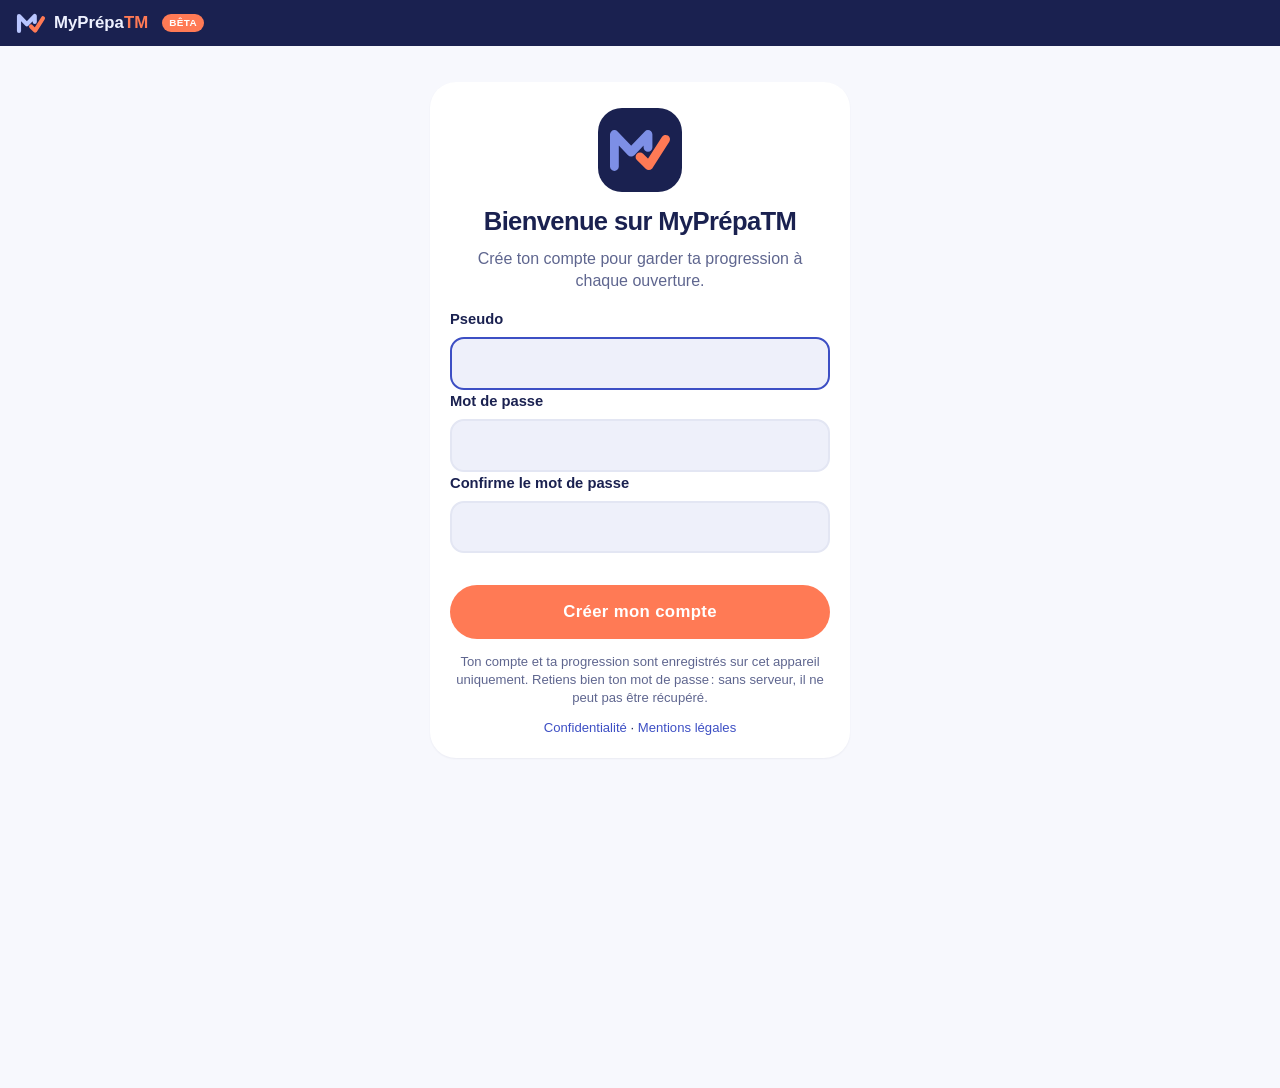
<file: index.html>
<!doctype html>
<html lang="fr">
<head>
  <meta charset="utf-8">
  <meta name="viewport" content="width=device-width, initial-scale=1, maximum-scale=1, viewport-fit=cover">
  <title>MyPrépaTM</title>
  <meta name="description" content="Entraînement au TAGE MAGE : exercices par sous-test, examens blancs, mode survie, défi du jour, XP, pièces et badges.">
  <meta name="robots" content="noindex, nofollow"><!-- bêta privée : absente des moteurs de recherche -->
  <meta name="theme-color" content="#1a2150">
  <!-- Version bêta installable (iPhone : Safari → Partager → Sur l’écran d’accueil) -->
  <link rel="manifest" href="manifest.webmanifest">
  <link rel="apple-touch-icon" href="icons/icon-180.png?v=0.2.16">
  <link rel="icon" type="image/svg+xml" href="icons/logo.svg?v=0.2.16">
  <link rel="icon" type="image/png" sizes="64x64" href="icons/favicon-64.png?v=0.2.16">
  <meta name="apple-mobile-web-app-capable" content="yes">
  <meta name="mobile-web-app-capable" content="yes">
  <meta name="apple-mobile-web-app-status-bar-style" content="black-translucent">
  <meta name="apple-mobile-web-app-title" content="MyPrépaTM">
  <link rel="stylesheet" href="styles.css?v=0.2.16">
</head>
<body>
  <!-- Animation de lancement : le logo se dessine, puis l'appli apparaît (js/intro.js la retire) -->
  <div id="splash" aria-hidden="true" style="background:#1a2150">
    <svg class="sp-logo" viewBox="8 8 88 76" width="132" height="114"><g fill="none" stroke-width="11" stroke-linecap="round" stroke-linejoin="round"><polyline class="sp-m" pathLength="1" points="20,74 20,34 41,56 62,34 62,50" stroke="#b9c6ff"/><polyline class="sp-c" pathLength="1" points="52,62 63,73 84,40" stroke="#ff7a55"/></g><path class="sp-s" d="M80 14l3 7 7 3-7 3-3 7-3-7-7-3 7-3z" fill="#ffd166"/></svg>
    <div class="sp-name">MyPrépa<span>TM</span></div>
  </div>
  <header class="topbar">
    <a class="brand" href="#"><span class="brand-logo" aria-hidden="true"><svg class="brand-mark" viewBox="12 26 80 56" width="30" height="21"><g fill="none" stroke-width="11" stroke-linecap="round" stroke-linejoin="round"><polyline points="20,74 20,34 41,56 62,34 62,50" stroke="#b9c6ff"/><polyline points="52,62 63,73 84,40" stroke="#ff7a55"/></g></svg></span><span class="brand-name">MyPrépa<span class="brand-tm">TM</span></span><span class="beta-tag">Bêta</span></a>
    <nav class="nav" aria-label="Navigation principale">
      <a href="#lessons" data-view="lessons"><span data-icon="book"></span><b>Leçons</b></a>
      <a href="#shop" data-view="shop"><span data-icon="bag"></span><b>Boutique</b></a>
      <a class="nav-play" id="nav-play" href="#" data-view="home" aria-label="Jouer"><span data-icon="target"></span><b>Jouer</b></a>
      <a href="#profile/ranking" data-view="ranking"><span data-icon="trophy"></span><b>Classement</b></a>
      <a href="#profile" data-view="profile"><span data-icon="award"></span><b>Profil</b></a>
    </nav>
    <div id="hud" class="hud"></div>
  </header>
  <main id="app" class="container"></main>
  <footer class="site-footer">
    <a href="#legal">Mentions légales</a> · <a href="#privacy">Confidentialité</a>
    <p>TAGE MAGE® est une marque de la FNEGE. Ce site indépendant n’est ni affilié à la FNEGE ni approuvé par elle.</p>
  </footer>

  <script src="js/version.js?v=0.2.16"></script>
  <script src="js/util.js?v=0.2.16"></script>
  <script src="js/typo.js?v=0.2.16"></script>
  <script src="js/icons.js?v=0.2.16"></script>
  <script src="js/gen-calcul.js?v=0.2.16"></script>
  <script src="js/gen-cm.js?v=0.2.16"></script>
  <script src="js/gen-logique.js?v=0.2.16"></script>
  <script src="js/bank-expression.js?v=0.2.16"></script>
  <script src="js/bank-argumentation.js?v=0.2.16"></script>
  <script src="js/bank-comprehension.js?v=0.2.16"></script>
  <script src="js/lessons.js?v=0.2.16"></script>
  <script src="js/courses.js?v=0.2.16"></script>
  <script src="js/lessons-plus.js?v=0.2.16"></script>
  <script src="js/mascot.js?v=0.2.16"></script>
  <script src="js/rewards.js?v=0.2.16"></script>
  <script src="js/qr.js?v=0.2.16"></script>
  <script src="js/social.js?v=0.2.16"></script>
  <script src="js/errors.js?v=0.2.16"></script>
  <script src="js/admin-config.js?v=0.2.16"></script>
  <script src="js/admin.js?v=0.2.16"></script>
  <script src="js/premium.js?v=0.2.16"></script>
  <script src="js/accounts.js?v=0.2.16"></script>
  <script src="js/fluid.js?v=0.2.16"></script>
  <script src="js/correction.js?v=0.2.16"></script>
  <script src="js/app.js?v=0.2.16"></script>
  <script src="js/update.js?v=0.2.16"></script>
  <script src="js/tours.js?v=0.2.16"></script>
  <script src="js/intro.js?v=0.2.16"></script>
  <!-- Téléphone tourné : iOS ignore l'orientation du manifeste, on demande de le remettre droit -->
  <div class="rotate-lock" aria-live="polite">
    <svg viewBox="0 0 64 64" width="72" height="72" aria-hidden="true"><rect class="rl-phone" x="20" y="8" width="24" height="44" rx="5"/><circle cx="32" cy="46" r="1.8"/><path class="rl-arrow" d="M52 22a22 22 0 0 0-10-12m10 12-1-6m1 6-6-1"/></svg>
    <b>Remets ton téléphone droit</b>
    <span>MyPrépaTM s’utilise à la verticale.</span>
  </div>
</body>
</html>
</file>
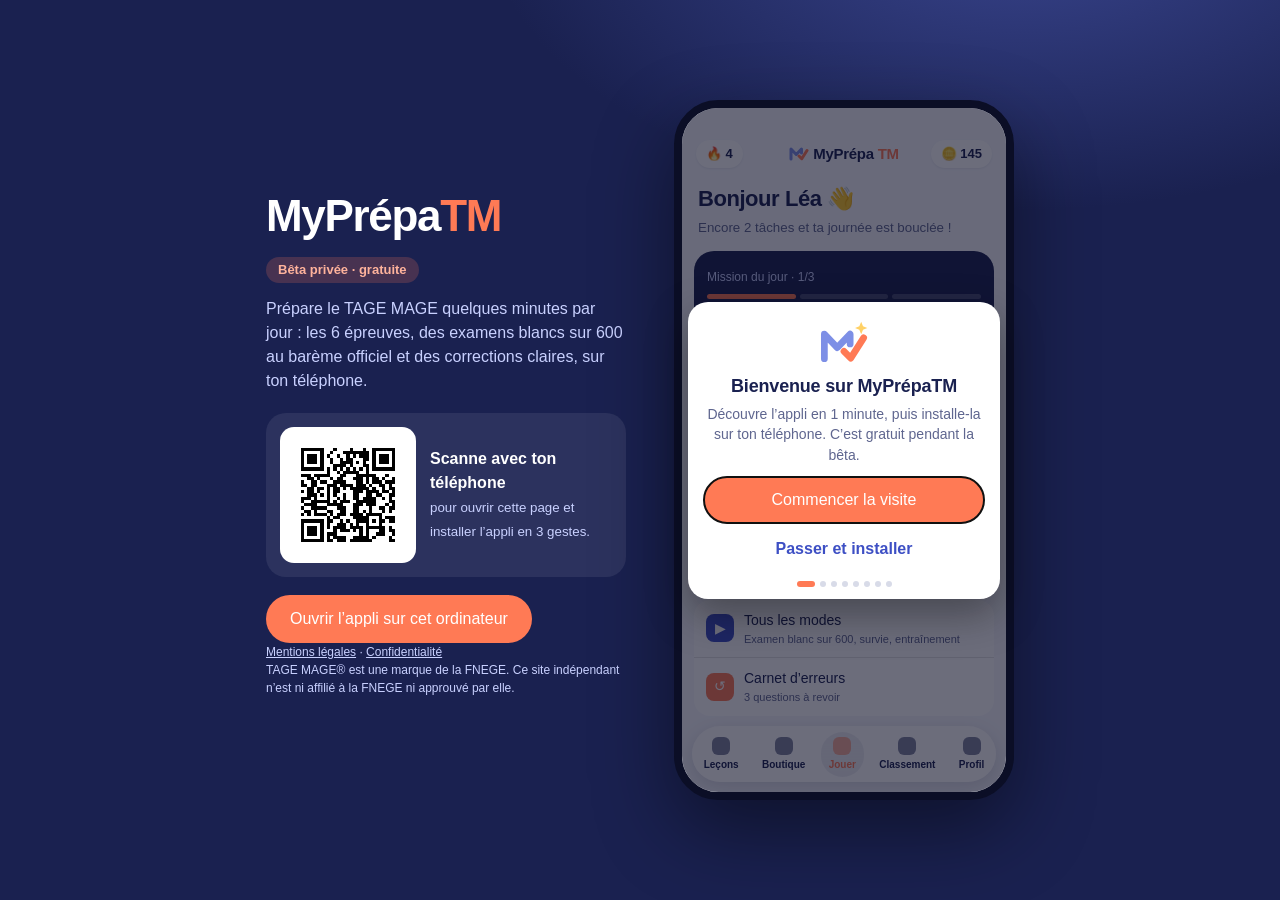
<file: invitation.html>
<!doctype html>
<html lang="fr">
<head>
  <meta charset="utf-8">
  <meta name="viewport" content="width=device-width, initial-scale=1, viewport-fit=cover">
  <title>Découvre MyPrépaTM</title>
  <meta name="description" content="MyPrépaTM : prépare le TAGE MAGE sur ton téléphone. Visite guidée et installation.">
  <meta name="robots" content="noindex, nofollow"><!-- bêta privée -->
  <meta name="theme-color" content="#1a2150">
  <link rel="icon" type="image/svg+xml" href="icons/logo.svg">
  <link rel="apple-touch-icon" href="icons/icon-180.png">
  <style>
    /* Page d'invitation des testeurs : une démo guidée de l'appli (même principe que la visite guidée),
       puis l'installation. Autonome : aucun script de l'appli, aucun service extérieur. */
    :root { --indigo: #1a2150; --indigo-2: #263170; --peri: #b9c6ff; --coral: #ff7a55; --coral-dark: #d95a36; --bg: #f7f8fd; --text: #1a2150; --muted: #5f668f; --ok: #25b584; --ko: #e5484d;
      --font: -apple-system, BlinkMacSystemFont, "SF Pro Text", "Helvetica Neue", "Segoe UI", Roboto, Arial, sans-serif; }
    * { box-sizing: border-box; }
    html, body { margin: 0; min-height: 100%; }
    body { font: 16px/1.5 var(--font); color: #fff; background: radial-gradient(900px 500px at 80% -10%, #3a4690, transparent 60%), var(--indigo); -webkit-text-size-adjust: 100%; }
    a { color: inherit; }
    .wrap { min-height: 100dvh; display: flex; align-items: center; justify-content: center; gap: 48px; padding: calc(16px + env(safe-area-inset-top)) 16px calc(16px + env(safe-area-inset-bottom)); }
    .stage { position: relative; }
    /* Téléphone */
    .phone { position: relative; width: min(340px, calc(100vw - 32px)); height: min(700px, calc(100dvh - 40px)); border-radius: 44px; border: 8px solid #0b0e26; background: var(--bg); color: var(--text); overflow: hidden; box-shadow: 0 30px 80px rgba(0,0,0,.45); }
    .screen { position: absolute; inset: 0; padding: 10px 12px 80px; overflow: hidden; transition: opacity .3s; }
    .screen[hidden] { display: block; opacity: 0; pointer-events: none; }
    .tb { display: grid; grid-template-columns: 1fr auto 1fr; align-items: center; padding: 22px 2px 10px; }
    .cap { justify-self: start; background: #fff; border-radius: 99px; padding: 4px 10px; font-size: 13px; font-weight: 600; box-shadow: 0 1px 2px rgba(26,33,80,.08); }
    .cap.r { justify-self: end; }
    .brand { display: flex; align-items: center; gap: 4px; font-weight: 700; font-size: 15px; letter-spacing: -.02em; }
    .brand i { font-style: normal; color: var(--coral); }
    .hi { margin: 4px 4px 12px; } .hi b { font-size: 22px; letter-spacing: -.02em; display: block; } .hi small { color: var(--muted); }
    .mission { background: var(--indigo); color: #fff; border-radius: 20px; padding: 13px; }
    .mission small { color: #c9d1ff; font-size: 12px; }
    .segs { display: flex; gap: 4px; margin: 6px 0; } .segs i { flex: 1; height: 5px; border-radius: 9px; background: rgba(255,255,255,.2); } .segs i:first-child { background: var(--coral); }
    .mission b { display: block; font-size: 17px; margin: 2px 0 10px; }
    .btn { display: block; text-align: center; background: var(--coral); color: #fff; font-weight: 600; border-radius: 99px; padding: 11px; text-decoration: none; border: 0; font: inherit; cursor: pointer; }
    .sech { display: flex; justify-content: space-between; align-items: baseline; margin: 14px 4px 8px; } .sech b { font-size: 17px; } .sech span { color: #3d4fc4; font-size: 13px; }
    .badges { display: grid; grid-template-columns: repeat(3, 1fr); gap: 10px 6px; text-align: center; font-size: 11px; font-weight: 600; }
    .badges span { display: block; width: 46px; height: 46px; border-radius: 14px; margin: 0 auto 3px; }
    .list { margin-top: 12px; background: #fff; border-radius: 16px; overflow: hidden; }
    .row { display: flex; align-items: center; gap: 10px; padding: 10px 12px; font-size: 14px; } .row + .row { border-top: .5px solid rgba(60,60,67,.14); }
    .ic { width: 28px; height: 28px; border-radius: 8px; flex: none; display: grid; place-items: center; color: #fff; font-size: 14px; }
    .row small { display: block; color: var(--muted); font-size: 11px; }
    .tabbar { position: absolute; left: 10px; right: 10px; bottom: 10px; height: 56px; border-radius: 30px; background: rgba(255,255,255,.85); backdrop-filter: blur(16px); -webkit-backdrop-filter: blur(16px); box-shadow: 0 6px 20px rgba(15,20,51,.15); display: flex; align-items: center; justify-content: space-around; font-size: 10px; font-weight: 600; }
    .tabbar span { display: flex; flex-direction: column; align-items: center; gap: 2px; padding: 5px 8px; border-radius: 22px; }
    .tabbar span::before { content: ''; width: 18px; height: 18px; border-radius: 6px; background: currentColor; opacity: .55; }
    .tabbar .on { background: rgba(26,33,80,.07); color: var(--coral); }
    /* Écran « question corrigée » */
    .q { font-weight: 600; font-size: 15px; line-height: 1.35; margin: 26px 4px 10px; }
    .ch { display: flex; gap: 8px; align-items: center; background: #fff; border-radius: 12px; padding: 9px 10px; margin-bottom: 6px; font-size: 14px; }
    .ch.ko { background: #ffe8e8; color: #9b2c33; } .ch.ok { background: #e1f8ef; color: #17805c; }
    .ch em { font-style: normal; width: 22px; height: 22px; border-radius: 7px; background: rgba(17,20,58,.07); display: grid; place-items: center; font-size: 11px; font-weight: 700; }
    .cor { background: #fff; border-radius: 16px; padding: 11px 12px; margin-top: 8px; }
    .cor h4 { margin: 0; color: #c73a43; font-size: 16px; } .cor h4 small { color: var(--text); font-size: 13px; }
    .cor p { margin: 3px 0 8px; font-size: 13px; line-height: 1.4; }
    .bars { background: #f6f7fc; border-radius: 12px; padding: 8px; font-size: 10px; color: var(--muted); }
    .bar { height: 15px; border-radius: 5px; color: #fff; font-weight: 700; display: flex; align-items: center; padding-left: 6px; margin: 3px 0; white-space: nowrap; }
    /* Visite guidée */
    .tour { position: absolute; inset: 0; pointer-events: none; }
    .hole { position: absolute; border-radius: 18px; box-shadow: 0 0 0 200vmax rgba(10,13,35,.6), inset 0 0 0 3px var(--coral); transition: all .4s cubic-bezier(.3,.9,.3,1); pointer-events: auto; cursor: pointer; }
    .hole.none { top: 50%; left: 50%; width: 0; height: 0; box-shadow: 0 0 0 200vmax rgba(10,13,35,.6); }
    .tip { position: absolute; left: 12px; right: 12px; z-index: 3; background: #fff; color: var(--text); border-radius: 20px; padding: 14px 16px 12px; box-shadow: 0 16px 40px rgba(0,0,0,.35); transition: top .4s cubic-bezier(.3,.9,.3,1); }
    .tip.in { animation: in .3s cubic-bezier(.2,.8,.2,1); } @keyframes in { from { opacity: 0; transform: translateY(8px) scale(.97); } }
    .tip .n { margin: 0; color: var(--coral); font-size: 12px; font-weight: 700; }
    .tip h2 { margin: 2px 0 4px; font-size: 18px; letter-spacing: -.01em; }
    .tip p { margin: 0 0 12px; color: var(--muted); font-size: 14px; line-height: 1.45; }
    .acts { display: flex; justify-content: space-between; gap: 8px; }
    .ghost { background: none; border: 0; color: #3d4fc4; font: inherit; font-weight: 600; cursor: pointer; padding: 10px 6px; }
    .acts .btn { padding: 10px 20px; }
    .dots { display: flex; gap: 5px; justify-content: center; margin-top: 10px; } .dots i { width: 6px; height: 6px; border-radius: 50%; background: #d8dbe8; transition: all .25s; } .dots i.on { width: 18px; border-radius: 9px; background: var(--coral); }
    .tip-logo { display: flex; justify-content: center; margin: 2px 0 8px; }
    .tip.intro { text-align: center; }
    /* Installation */
    .tabs { display: flex; gap: 6px; margin: 4px 0 10px; } .tabs button { flex: 1; padding: 8px; border-radius: 99px; border: 0; background: #eef0fa; color: var(--text); font: inherit; font-weight: 600; cursor: pointer; } .tabs button.on { background: var(--indigo); color: #fff; }
    .steps { list-style: none; margin: 0 0 10px; padding: 0; } .steps li { display: flex; gap: 10px; align-items: center; padding: 6px 0; font-size: 14px; }
    .steps b { color: var(--text); }
    .num { flex: none; width: 24px; height: 24px; border-radius: 50%; background: var(--coral); color: #fff; display: grid; place-items: center; font-weight: 700; font-size: 12px; }
    .small { font-size: 12px; color: var(--muted); margin: 0 0 12px; line-height: 1.4; }
    /* Ordinateur : panneau à côté du téléphone */
    .side { max-width: 360px; display: none; }
    .side h1 { margin: 0; font-size: 44px; letter-spacing: -.03em; } .side h1 span { color: var(--coral); }
    .side .tag { display: inline-block; margin: 8px 0 14px; padding: 3px 12px; border-radius: 99px; background: rgba(255,122,85,.2); color: #ffb39c; font-weight: 600; font-size: 13px; }
    .side p { color: #c9d1ff; line-height: 1.5; margin: 0 0 20px; }
    .qrbox { display: flex; gap: 14px; align-items: center; background: rgba(255,255,255,.08); border-radius: 20px; padding: 14px; margin-bottom: 18px; }
    .qrbox .qr { flex: none; background: #fff; border-radius: 14px; padding: 8px; line-height: 0; }
    .qrbox b { display: block; } .qrbox small { color: #c9d1ff; }
    .legal { margin-top: 22px; font-size: 12px; color: #8f9ad6; } .legal a { color: #c9d1ff; }
    @media (min-width: 860px) { .side { display: block; } }
    @media (prefers-reduced-motion: reduce) { .hole, .tip { transition: none !important; } .tip.in { animation: none !important; } }
  </style>
</head>
<body>
  <main class="wrap">
    <section class="side" aria-label="Présentation">
      <h1>MyPrépa<span>TM</span></h1>
      <span class="tag">Bêta privée · gratuite</span>
      <p>Prépare le TAGE MAGE quelques minutes par jour : les 6 épreuves, des examens blancs sur 600 au barème officiel et des corrections claires, sur ton téléphone.</p>
      <div class="qrbox"><span class="qr" id="qr"></span><span><b>Scanne avec ton téléphone</b><small>pour ouvrir cette page et installer l’appli en 3 gestes.</small></span></div>
      <a class="btn" href="./" style="display:inline-block;padding:12px 24px">Ouvrir l’appli sur cet ordinateur</a>
      <p class="legal"><a href="./#legal">Mentions légales</a> · <a href="./#privacy">Confidentialité</a><br>TAGE MAGE® est une marque de la FNEGE. Ce site indépendant n’est ni affilié à la FNEGE ni approuvé par elle.</p>
    </section>

    <div class="stage">
      <div class="phone" id="phone" aria-label="Démonstration de l’appli">
        <!-- Écran d'accueil (reconstitution, pas l'appli réelle) -->
        <div class="screen" id="scr-home" aria-hidden="true">
          <div class="tb"><span class="cap" id="t-streak">🔥 4</span><span class="brand"><svg viewBox="12 26 80 56" width="20" height="14"><g fill="none" stroke-width="12" stroke-linecap="round" stroke-linejoin="round"><polyline points="20,74 20,34 41,56 62,34 62,50" stroke="#7d8fe6"/><polyline points="52,62 63,73 84,40" stroke="#ff7a55"/></g></svg>MyPrépa<i>TM</i></span><span class="cap r" id="t-coins">🪙 145</span></div>
          <div class="hi"><b>Bonjour Léa 👋</b><small>Encore 2 tâches et ta journée est bouclée !</small></div>
          <div class="mission" id="t-mission"><small>Mission du jour · 1/3</small><div class="segs"><i></i><i></i><i></i></div><b>Défi du jour : 5 questions</b><span class="btn">Continuer</span></div>
          <div class="sech"><b>Tes épreuves</b><span>Tout voir</span></div>
          <div class="badges" id="t-badges">
            <div><span style="background:#d6e4fb"></span>Compréhension</div><div><span style="background:#fde3d0"></span>Calcul</div><div><span style="background:#e2dcfb"></span>Argumentation</div>
            <div><span style="background:#d3eff6"></span>Cond. min.</div><div><span style="background:#fadbe8"></span>Expression</div><div><span style="background:#d5f1e5"></span>Logique</div>
          </div>
          <div class="list" id="t-modes">
            <div class="row"><span class="ic" style="background:#3d4fc4">▶</span><span>Tous les modes<small>Examen blanc sur 600, survie, entraînement</small></span></div>
            <div class="row"><span class="ic" style="background:#ff7a55">↺</span><span>Carnet d’erreurs<small>3 questions à revoir</small></span></div>
          </div>
          <div class="tabbar" id="t-tabs"><span>Leçons</span><span>Boutique</span><span class="on">Jouer</span><span>Classement</span><span id="t-profile">Profil</span></div>
        </div>
        <!-- Écran « question corrigée » -->
        <div class="screen" id="scr-quiz" hidden aria-hidden="true">
          <p class="q">Une mère a 34 ans et son fils 6 ans. Dans combien d’années aura-t-elle le double de l’âge de son fils ?</p>
          <div class="ch ko"><em>B</em>14 ans</div><div class="ch ok"><em>D</em>22 ans</div>
          <div class="cor" id="t-cor"><h4>Raté <small>· réponse : 22 ans</small></h4><p>L’écart d’âge (28 ans) ne change jamais : il faut que le fils atteigne 28 ans.</p>
            <div class="bars">Aujourd’hui<span class="bar" style="width:55%;background:#1a2150">Mère 34</span><span class="bar" style="width:14%;background:#ff7a55">6</span>Dans 22 ans<span class="bar" style="width:100%;background:#1a2150">Mère 56 = 2 × 28</span><span class="bar" style="width:50%;background:#ff7a55">Fils 28</span></div></div>
        </div>
        <div class="tour" id="tour"><div class="hole none" id="hole"></div></div>
      </div>
      <div class="tip" id="tip" role="dialog" aria-live="polite" aria-labelledby="tip-t"></div>
    </div>
  </main>

  <script>window.TM = window.TM || {};</script>
  <script src="js/qr.js"></script>
  <script>
  (function () {
    var APP = new URL('./', location.href).href;
    var isAndroid = /android/i.test(navigator.userAgent);
    var standalone = matchMedia('(display-mode: standalone)').matches || navigator.standalone;
    var logo = '<svg viewBox="8 8 88 76" width="54" height="47" aria-hidden="true"><g fill="none" stroke-width="11" stroke-linecap="round" stroke-linejoin="round"><polyline points="20,74 20,34 41,56 62,34 62,50" stroke="#7d8fe6"/><polyline points="52,62 63,73 84,40" stroke="#ff7a55"/></g><path d="M80 14l3 7 7 3-7 3-3 7-3-7-7-3 7-3z" fill="#ffd166"/></svg>';
    var INSTALL = {
      ios: ['Ouvre cette page dans <b>Safari</b>', 'Touche <b>Partager</b> (le carré avec une flèche)', 'Choisis <b>Sur l’écran d’accueil</b>'],
      android: ['Ouvre cette page dans <b>Chrome</b>', 'Touche le menu <b>⋮</b> en haut à droite', 'Choisis <b>Installer l’appli</b>'],
    };
    var STEPS = [
      { screen: 'home', target: null, title: 'Bienvenue sur MyPrépaTM', text: 'Découvre l’appli en 1 minute, puis installe-la sur ton téléphone. C’est gratuit pendant la bêta.', intro: true },
      { screen: 'home', target: 't-mission', title: 'Ta mission du jour', text: 'Quelques tâches courtes chaque jour, choisies selon tes points faibles. Termine-les pour gagner des pièces bonus.' },
      { screen: 'home', target: 't-badges', title: 'Les 6 épreuves', text: 'Compréhension, calcul, argumentation, conditions minimales, expression et logique : des milliers de questions variées.' },
      { screen: 'home', target: 't-modes', title: 'Examens blancs sur 600', text: 'Au barème officiel, avec ton score par épreuve. Et un carnet qui garde tes erreurs pour les retravailler.' },
      { screen: 'quiz', target: 't-cor', title: 'Des corrections claires', text: 'Une phrase pour comprendre, un schéma quand c’est utile, et la méthode complète si tu la veux.' },
      { screen: 'home', target: 't-streak', title: 'Ta série', text: 'Joue un peu chaque jour pour faire grandir ta flamme et ne pas perdre le rythme.' },
      { screen: 'home', target: 't-profile', title: 'Ton profil', text: 'Ton score estimé sur 600, tes progrès par épreuve et tes badges.' },
      { screen: 'home', target: null, title: 'Installe-la en 3 gestes', install: true },
    ];
    var phone = document.getElementById('phone'), hole = document.getElementById('hole'), tip = document.getElementById('tip');
    var i = 0, os = isAndroid ? 'android' : 'ios';
    var reduce = matchMedia('(prefers-reduced-motion: reduce)').matches;

    function render() {
      var st = STEPS[i];
      document.getElementById('scr-home').hidden = st.screen !== 'home';
      document.getElementById('scr-quiz').hidden = st.screen !== 'quiz';
      var dots = '<div class="dots" aria-hidden="true">' + STEPS.map(function (_, k) { return '<i class="' + (k === i ? 'on' : '') + '"></i>'; }).join('') + '</div>';
      if (st.install) {
        tip.innerHTML = '<p class="n">C’est parti</p><h2 id="tip-t">' + st.title + '</h2>' +
          (standalone ? '<p>Tu utilises déjà l’appli installée. Bonne préparation !</p>' :
          '<div class="tabs" role="tablist"><button type="button" role="tab" data-os="ios" class="' + (os === 'ios' ? 'on' : '') + '">iPhone</button><button type="button" role="tab" data-os="android" class="' + (os === 'android' ? 'on' : '') + '">Android</button></div>' +
          '<ol class="steps">' + INSTALL[os].map(function (s, k) { return '<li><span class="num">' + (k + 1) + '</span><span>' + s + '</span></li>'; }).join('') + '</ol>' +
          '<p class="small">L’icône MyPrépaTM apparaît sur ton écran d’accueil : l’appli s’ouvre en plein écran et se met à jour toute seule. Ton compte et ta progression restent sur ton téléphone, sans publicité ni pistage.</p>') +
          '<a class="btn" href="' + APP + '">Ouvrir l’appli</a>' +
          '<div class="acts" style="margin-top:6px"><button type="button" class="ghost" id="prev">Revoir la visite</button></div>' + dots;
      } else {
        tip.innerHTML = (st.intro ? '<div class="tip-logo">' + logo + '</div>' : '<p class="n">' + i + ' / ' + (STEPS.length - 2) + '</p>') +
          '<h2 id="tip-t">' + st.title + '</h2><p>' + st.text + '</p>' +
          (st.intro
            ? '<button type="button" class="btn" id="next" style="width:100%">Commencer la visite</button><button type="button" class="ghost" id="skip" style="width:100%;margin-top:4px">Passer et installer</button>'
            : '<div class="acts"><button type="button" class="ghost" id="skip">Passer</button><button type="button" class="btn" id="next">Suivant</button></div>') + dots;
      }
      tip.classList.toggle('intro', !!st.intro);
      tip.classList.remove('in'); void tip.offsetWidth; tip.classList.add('in');
      place();
      var on = function (id, fn) { var el = document.getElementById(id); if (el) el.onclick = fn; };
      on('next', next); on('skip', function () { i = STEPS.length - 1; render(); }); on('prev', function () { i = 0; render(); });
      tip.querySelectorAll('[data-os]').forEach(function (b) { b.onclick = function () { os = b.dataset.os; render(); }; });
      var focus = tip.querySelector('#next, .btn'); if (focus) focus.focus({ preventScroll: true });
    }
    function place() {
      var st = STEPS[i], pr = phone.getBoundingClientRect(), stage = phone.parentNode.getBoundingClientRect();
      var el = st.target && document.getElementById(st.target);
      if (!el) { hole.className = 'hole none'; hole.removeAttribute('style'); }
      else {
        var r = el.getBoundingClientRect(), pad = 6;
        hole.className = 'hole';
        hole.style.cssText = 'top:' + (r.top - pr.top - 8 - pad) + 'px;left:' + (r.left - pr.left - 8 - pad) + 'px;width:' + (r.width + pad * 2) + 'px;height:' + (r.height + pad * 2) + 'px';
      }
      // La bulle se place sous la zone montrée, ou au-dessus si elle n'a pas la place ; au centre pour l'intro et l'installation
      var th = tip.offsetHeight, top;
      if (!el) top = (pr.top - stage.top) + (pr.height - th) / 2;
      else {
        var r2 = el.getBoundingClientRect();
        var below = r2.bottom - stage.top + 18, above = r2.top - stage.top - 18 - th;
        top = below + th < pr.bottom - stage.top - 6 ? below : Math.max(pr.top - stage.top + 8, above);
      }
      tip.style.top = Math.round(top) + 'px';
      tip.style.left = (pr.left - stage.left + 14) + 'px'; tip.style.right = 'auto'; tip.style.width = (pr.width - 28) + 'px';
    }
    function next() { if (i < STEPS.length - 1) { i++; render(); } }
    hole.onclick = next;
    document.addEventListener('keydown', function (e) {
      if (e.key === 'ArrowRight' || (e.key === 'Enter' && document.activeElement === document.body)) next();
      if (e.key === 'ArrowLeft' && i > 0) { i--; render(); }
      if (e.key === 'Escape') { i = STEPS.length - 1; render(); }
    });
    window.addEventListener('resize', place);
    if (TM.qr) document.getElementById('qr').innerHTML = TM.qr.svg(location.href.split('#')[0], 120);
    render();
  })();
  </script>
</body>
</html>
</file>
<file: styles.css>
/* ===== DA « Nuit pastel » : indigo profond, pastels, corail (refonte 23/11/2026) ===== */
/* Police : système Apple (voir --font). L’ancienne police Outfit n’est plus chargée ni publiée. */
:root {
  --indigo: #1a2150; --indigo-2: #263170; --indigo-3: #141a42; --peri: #b9c6ff; --peri-2: #9daef5;
  --coral: #ff7a55; --coral-dark: #d95a36;
  --navy: var(--indigo); --navy-2: var(--indigo-2); --yellow: var(--peri); --yellow-dark: var(--peri-2);
  --accent: #3d4fc4; --accent-dark: #2c3a9e; --on-accent: #ffffff;
  --accent-soft: color-mix(in srgb, var(--accent) 11%, var(--surface));
  --green: #25b584; --green-dark: #17805c;
  --cta: var(--coral); --cta-dark: var(--coral-dark); --on-cta: #ffffff;
  --bg: #f7f8fd; --surface: #ffffff; --surface-2: #eef0fa; --text: #1a2150; --muted: #5f668f; --border: #e3e6f3;
  --ok: #25b584; --ok-dark: #17805c; --ok-soft: #e1f8ef;
  --ko: #f0505a; --ko-dark: #c73a43; --ko-soft: #ffe8e8;
  --gold: #ffc21a; --gold-dark: #b8860b; --fire: #ff8a3d;
  --c-comprehension: #3d7be0; --c-calcul: #f08a3e; --c-argumentation: #6c5ce7; --c-cm: #1fa8c9; --c-expression: #e85c9a; --c-logique: #25b584;
  --radius: 16px;
  --font: -apple-system, BlinkMacSystemFont, "SF Pro Text", "SF Pro Display", "Helvetica Neue", "Segoe UI", Roboto, Arial, sans-serif; /* style iPhone : police système Apple */
  color-scheme: light;
}
@media (prefers-color-scheme: dark) {
  :root:not([data-theme="light"]) {
    --accent: var(--peri); --accent-dark: var(--peri-2); --on-accent: var(--indigo-3);
    --cta-dark: #b8442a;
    --bg: #0f1433; --surface: #1a2150; --surface-2: #222a5e; --text: #eef1ff; --muted: #a3aad6; --border: #2c3570;
    --ok-soft: #123b33; --ko-soft: #46202b; --gold-dark: #ffc21a; color-scheme: dark;
  }
}
:root[data-theme="dark"] {
  --accent: var(--peri); --accent-dark: var(--peri-2); --on-accent: var(--indigo-3);
  --cta-dark: #b8442a;
  --bg: #0f1433; --surface: #1a2150; --surface-2: #222a5e; --text: #eef1ff; --muted: #a3aad6; --border: #2c3570;
  --ok-soft: #123b33; --ko-soft: #46202b; --gold-dark: #ffc21a; color-scheme: dark;
}

* { box-sizing: border-box; }
html { -webkit-text-size-adjust: 100%; }
body { margin: 0; background: var(--bg); color: var(--text); font: 16px/1.55 var(--font); -webkit-tap-highlight-color: transparent; overflow-x: hidden; }
a { color: var(--accent); text-decoration: none; }
h1 { font-size: 1.75rem; margin: .3em 0 .4em; letter-spacing: -.01em; font-weight: 700; }
h2 { font-size: 1.15rem; margin: 1.8em 0 .8em; font-weight: 700; }
h3 { font-size: 1.02rem; margin: 1.4em 0 .4em; }
.muted { color: var(--muted); font-size: .93rem; font-weight: 500; }
button { font-family: inherit; }
:focus-visible { outline: 3px solid color-mix(in srgb, var(--accent) 60%, transparent); outline-offset: 2px; }

/* ===== Barre du haut ===== */
.topbar { position: sticky; top: 0; z-index: 20; display: flex; align-items: center; gap: 12px; padding: 10px 16px; background: var(--surface); border-bottom: 2px solid var(--border); }
.brand { display: flex; align-items: center; gap: 8px; font-weight: 700; color: var(--text); font-size: 1.05rem; }
.brand-logo { font-size: 1.4rem; }
.nav { display: flex; gap: 4px; margin-left: 12px; }
.nav a { display: flex; align-items: center; gap: 6px; padding: 8px 12px; border-radius: 12px; color: var(--muted); font-weight: 700; font-size: .93rem; border: 2px solid transparent; transition: background .15s, color .15s; }
.nav a b { font-weight: 700; }
.nav a.active { background: var(--accent-soft); color: var(--accent); border-color: color-mix(in srgb, var(--accent) 35%, transparent); }
@media (hover: hover) { .nav a:hover { background: var(--surface-2); } }
.hud { margin-left: auto; display: flex; align-items: center; gap: 10px; }
.hud a { display: flex; align-items: center; gap: 6px; color: var(--text); font-weight: 700; }
.hud-streak { padding: 4px 10px; border-radius: 99px; background: var(--surface-2); color: var(--muted) !important; }
.hud-streak.on { background: color-mix(in srgb, var(--fire) 18%, var(--surface)); color: var(--fire) !important; }
.hud-goal { position: relative; width: 36px; height: 36px; justify-content: center; }
.hud-goal svg { position: absolute; inset: 0; transform: rotate(-90deg); }
.hud-goal circle { fill: none; stroke-width: 4; }
.ring-bg { stroke: var(--border); }
.ring { stroke: var(--ok); stroke-linecap: round; transition: stroke-dasharray .6s cubic-bezier(.2,.8,.2,1); }
.hud-goal span { font-size: .55rem; font-weight: 700; position: relative; }
.hud-lvl { padding: 3px 10px 3px 3px; border-radius: 99px; background: var(--surface-2); }
.hud-ava { width: 30px; height: 30px; display: grid; place-items: center; background: var(--accent-soft); border-radius: 50%; font-size: 1.05rem; }
.hud-xp { display: flex; flex-direction: column; gap: 2px; }
.hud-l { font-size: .72rem; line-height: 1; }
.xpbar { display: block; width: 64px; height: 7px; border-radius: 99px; background: var(--border); overflow: hidden; }
.xpbar span { display: block; height: 100%; background: linear-gradient(90deg, var(--gold), var(--fire)); border-radius: 99px; transition: width .6s cubic-bezier(.2,.8,.2,1); }
.xpbar.big { width: 100%; height: 14px; margin: 8px 0 6px; }

.container { max-width: 940px; margin: 0 auto; padding: 18px 16px 120px; }
body.focus .nav { display: none; }
.site-footer { max-width: 940px; margin: -88px auto 0; padding: 0 16px 28px; text-align: center; color: var(--muted); font-size: .85rem; }
.site-footer a { font-weight: 700; }
.site-footer p { margin: 6px 0 0; }
body.focus .site-footer { display: none; }

/* ===== Boutons en relief ===== */
.btn { display: inline-flex; align-items: center; justify-content: center; gap: 8px; padding: 11px 20px; border-radius: 14px; border: 2px solid var(--border); border-bottom-width: 4px; background: var(--surface); color: var(--text); font: inherit; font-weight: 700; cursor: pointer; text-transform: none; transition: transform .08s, border-bottom-width .08s, filter .15s; user-select: none; -webkit-user-select: none; }
.btn:active:not(:disabled) { transform: translateY(2px); border-bottom-width: 2px; }
@media (hover: hover) { .btn:hover:not(:disabled) { filter: brightness(1.04); } }
.btn.primary { background: var(--cta); border-color: var(--cta-dark); color: var(--on-cta); }
.btn.success { background: var(--ok); border-color: var(--ok-dark); color: #fff; }
.btn.danger { background: var(--ko); border-color: var(--ko-dark); color: #fff; }
.btn.ghost { background: transparent; border-color: transparent; border-bottom-width: 2px; color: var(--accent); }
.btn:disabled { background: var(--border); border-color: var(--border); color: var(--muted); cursor: default; }
.big-btn { width: 100%; padding: 14px 20px; font-size: 1.05rem; letter-spacing: .02em; }
.row { display: flex; gap: 10px; flex-wrap: wrap; margin-top: 20px; }
.row.center { justify-content: center; }

/* ===== Accueil ===== */
.welcome { display: flex; align-items: center; gap: 16px; margin: 4px 0 18px; }
.welcome h1 { margin: 0; }
.welcome p { margin: 2px 0 0; }
.welcome-ava { width: 68px; height: 68px; flex: none; display: grid; place-items: center; font-size: 2.2rem; background: var(--accent-soft); border-radius: 22px; border: 3px solid var(--accent); animation: bob 3s ease-in-out infinite; }
@keyframes bob { 50% { transform: translateY(-4px) rotate(-3deg); } }
.modes { display: grid; grid-template-columns: repeat(3, 1fr); gap: 12px; }
.mode { position: relative; display: flex; flex-direction: column; gap: 2px; padding: 18px; border-radius: var(--radius); color: #fff; border-bottom: 5px solid rgba(0,0,0,.22); overflow: hidden; transition: transform .15s; }
.mode::after { content: ''; position: absolute; right: -30px; top: -30px; width: 110px; height: 110px; border-radius: 50%; background: rgba(255,255,255,.14); }
.mode:active { transform: translateY(2px); }
@media (hover: hover) { .mode:hover { transform: translateY(-3px); } }
.mode-daily { background: linear-gradient(135deg, #ff7a55, #ffa07a); color: #fff; }
.mode-daily .mode-ico .i { color: #1a2150; }
.mode-survival { background: linear-gradient(135deg, #3a4690, #263170); }
.mode-exam { background: linear-gradient(135deg, #263170, #0f1433); }
.mode.done { filter: saturate(.5); }
.mode-ico { font-size: 2rem; }
.mode-t { font-weight: 700; font-size: 1.12rem; }
.mode-d { font-size: .86rem; opacity: .92; font-weight: 600; }

.grid { display: grid; grid-template-columns: repeat(auto-fill, minmax(260px, 1fr)); gap: 12px; }
.card { display: block; background: var(--surface); border: 2px solid var(--border); border-bottom-width: 5px; border-radius: var(--radius); padding: 16px; color: var(--text); transition: transform .15s, border-color .15s; }
@media (hover: hover) { .card:hover { transform: translateY(-3px); border-color: color-mix(in srgb, var(--accent) 45%, var(--border)); } }
.card:active { transform: translateY(2px); border-bottom-width: 3px; }
.card-h { display: flex; align-items: center; gap: 12px; font-weight: 700; }
.card-f { color: var(--muted); font-size: .88rem; margin-top: 10px; font-weight: 600; }
.ico { width: 42px; height: 42px; flex: none; display: grid; place-items: center; border-radius: 13px; font-size: 1.3rem; background: var(--surface-2); }
.ico-comprehension { background: color-mix(in srgb, var(--c-comprehension) 18%, var(--surface)); }
.ico-calcul { background: color-mix(in srgb, var(--c-calcul) 18%, var(--surface)); }
.ico-argumentation { background: color-mix(in srgb, var(--c-argumentation) 18%, var(--surface)); }
.ico-cm { background: color-mix(in srgb, var(--c-cm) 18%, var(--surface)); }
.ico-expression { background: color-mix(in srgb, var(--c-expression) 18%, var(--surface)); }
.ico-logique { background: color-mix(in srgb, var(--c-logique) 22%, var(--surface)); }
.bar { height: 10px; background: var(--border); border-radius: 99px; overflow: hidden; margin-top: 12px; }
.bar span { display: block; height: 100%; background: var(--ok); border-radius: 99px; transition: width .6s cubic-bezier(.2,.8,.2,1); }
.bar span.mid { background: var(--fire); } .bar span.low { background: var(--ko); }

/* ===== Écrans de préparation ===== */
.back { display: inline-block; margin-bottom: 8px; font-weight: 700; }
.setup { max-width: 520px; margin: 10px auto; text-align: center; background: var(--surface); border: 2px solid var(--border); border-bottom-width: 5px; border-radius: 24px; padding: 28px 22px; display: flex; flex-direction: column; gap: 10px; }
.setup.wide { max-width: 640px; }
.setup h1 { margin: 0; }
.setup p { margin: 4px 0; }
.setup-ico { width: 84px; height: 84px; margin: 0 auto 4px; display: grid; place-items: center; font-size: 2.8rem; border-radius: 26px; background: var(--surface-2); animation: bob 3s ease-in-out infinite; }
.lbl { display: block; font-weight: 700; margin: 10px 0 2px; font-size: .92rem; text-align: left; }
.seg { display: flex; flex-wrap: wrap; gap: 8px; }
.seg button { flex: 1; padding: 10px 14px; border-radius: 12px; border: 2px solid var(--border); border-bottom-width: 4px; background: var(--surface); color: var(--text); font: inherit; font-weight: 700; font-size: .93rem; cursor: pointer; transition: transform .08s; }
.seg button:active { transform: translateY(2px); border-bottom-width: 2px; }
.seg button.on { background: var(--accent-soft); border-color: var(--accent); color: var(--accent); }
.order { display: grid; gap: 6px; text-align: left; margin: 6px 0; }
.order-i { display: flex; align-items: center; gap: 10px; font-weight: 700; padding: 6px; border-radius: 12px; background: var(--surface-2); }
.order-i .ico { width: 32px; height: 32px; font-size: 1rem; border-radius: 10px; }
.num { width: 22px; text-align: center; color: var(--muted); font-weight: 700; }
.record { font-size: 1.1rem; background: color-mix(in srgb, var(--gold) 20%, var(--surface)); padding: 10px; border-radius: 14px; }
.cm-legend { text-align: left; background: var(--surface-2); padding: 12px 16px; border-radius: 14px; font-size: .9rem; }

/* ===== Quiz ===== */
.quiz-top { display: flex; align-items: center; gap: 14px; margin: 4px 0 12px; }
.quit { font-size: 1.3rem; color: var(--muted); font-weight: 700; padding: 4px 8px; }
.progress { flex: 1; height: 16px; background: var(--border); border-radius: 99px; overflow: hidden; }
.progress span { display: block; height: 100%; background: var(--ok); border-radius: 99px; transition: width .5s cubic-bezier(.2,.8,.2,1); box-shadow: inset 0 -4px 0 rgba(0,0,0,.12); position: relative; }
.timer { font-variant-numeric: tabular-nums; font-weight: 700; padding: 4px 12px; border-radius: 12px; background: var(--surface); border: 2px solid var(--border); }
.timer.warn { color: var(--ko); border-color: var(--ko); animation: pulse 1s infinite; }
@keyframes pulse { 50% { transform: scale(1.06); } }
.combo { font-weight: 700; color: var(--fire); animation: pop .4s cubic-bezier(.2,1.6,.4,1); white-space: nowrap; }
.quiz-meta { display: flex; align-items: center; gap: 10px; margin-bottom: 12px; flex-wrap: wrap; }
.tag { display: inline-flex; gap: 6px; align-items: center; padding: 5px 12px; border-radius: 99px; font-weight: 700; font-size: .86rem; }
.dots { display: flex; flex-wrap: wrap; gap: 6px; margin-bottom: 14px; }
.dot { width: 34px; height: 34px; border-radius: 10px; border: 2px solid var(--border); border-bottom-width: 3px; background: var(--surface); color: var(--muted); font: inherit; font-weight: 700; font-size: .8rem; cursor: pointer; position: relative; }
.dot.done { background: var(--accent-soft); color: var(--accent); border-color: color-mix(in srgb, var(--accent) 40%, transparent); }
.dot.cur { border-color: var(--accent); }
.dot.flag::after { content: '★'; position: absolute; top: -9px; right: -5px; font-size: 12px; color: var(--gold-dark); }

.quiz.with-passage { display: grid; grid-template-columns: 1fr 1fr; gap: 16px; align-items: start; }
.passage { background: var(--surface); border: 2px solid var(--border); border-radius: var(--radius); padding: 14px 18px; position: sticky; top: 76px; max-height: calc(100vh - 200px); overflow: auto; }
.passage summary { font-weight: 700; cursor: pointer; }
.passage-body { font-size: .96rem; }
.qbox { background: transparent; }
.prompt { font-size: 1.15rem; font-weight: 700; margin-bottom: 18px; }
.series { font-size: 1.5rem; font-weight: 700; margin-top: 14px; padding: 14px; background: var(--surface); border: 2px dashed var(--border); border-radius: 14px; text-align: center; font-variant-numeric: tabular-nums; overflow-x: auto; }
.blank { color: var(--accent); background: var(--accent-soft); padding: 0 10px; border-radius: 8px; }
.cm-q { font-weight: 700; margin: 0 0 10px; }
.cm-info { list-style: none; padding: 0; margin: 0; }
.cm-info li { padding: 10px 14px; background: var(--surface); border: 2px solid var(--border); border-radius: 12px; margin-top: 8px; font-weight: 600; }
.choices { display: flex; flex-direction: column; gap: 10px; }
.choice { display: flex; align-items: center; gap: 14px; text-align: left; padding: 13px 16px; border-radius: 16px; border: 2px solid var(--border); border-bottom-width: 4px; background: var(--surface); color: var(--text); font: inherit; font-weight: 600; cursor: pointer; transition: transform .08s, border-color .12s, background .12s; animation: rise .35s backwards cubic-bezier(.2,.8,.2,1); }
.choice:active:not(:disabled) { transform: translateY(2px); border-bottom-width: 2px; }
@media (hover: hover) { .choice:hover:not(:disabled) { background: var(--surface-2); } }
.choice .letter { flex: none; width: 30px; height: 30px; border-radius: 10px; display: grid; place-items: center; border: 2px solid var(--border); font-weight: 700; font-size: .85rem; color: var(--muted); }
.choice.sel { border-color: var(--accent); background: var(--accent-soft); }
.choice.sel .letter { background: var(--accent); border-color: var(--accent); color: var(--on-accent); }
.choice.ok { border-color: var(--ok); background: var(--ok-soft); animation: pop .35s cubic-bezier(.2,1.6,.4,1); }
.choice.ok .letter { background: var(--ok); border-color: var(--ok); color: #fff; }
.choice.ko { border-color: var(--ko); background: var(--ko-soft); }
.choice.ko .letter { background: var(--ko); border-color: var(--ko); color: #fff; }
.choice.dim { opacity: .5; }
.choice:disabled { cursor: default; }
.nav-row { justify-content: space-between; }

/* Barre de validation en bas */
.checkbar { position: fixed; left: 0; right: 0; bottom: 0; z-index: 15; background: var(--surface); border-top: 2px solid var(--border); padding: 14px 16px calc(14px + env(safe-area-inset-bottom)); transition: background .2s; }
.checkbar.good { background: var(--ok-soft); border-color: var(--ok); }
.checkbar.bad { background: var(--ko-soft); border-color: var(--ko); }
.checkbar-in { max-width: 940px; margin: 0 auto; display: flex; align-items: center; gap: 16px; }
.checkbar .big-btn { width: auto; min-width: 200px; flex: none; }
.fb { flex: 1; min-width: 0; animation: rise .3s cubic-bezier(.2,.8,.2,1); }
.fb-h { font-weight: 700; font-size: 1.2rem; }
.good .fb-h { color: var(--ok-dark); } .bad .fb-h { color: var(--ko-dark); }
.fb-e { font-size: .92rem; max-height: 30vh; overflow: auto; }

/* Survie */
.hearts { display: flex; gap: 4px; font-size: 1.4rem; flex: 1; }
.heart { transition: transform .3s, opacity .3s, filter .3s; }
.heart.lost { filter: grayscale(1); opacity: .3; }
.heart.break { animation: heartbreak .6s; }
@keyframes heartbreak { 30% { transform: scale(1.5) rotate(-15deg); } 100% { transform: scale(1); } }
.surv-score { font-weight: 700; font-size: 1.2rem; }
.tbar { height: 8px; background: var(--border); border-radius: 99px; overflow: hidden; margin-bottom: 14px; }
.tbar span { display: block; height: 100%; background: var(--accent); transition: width .1s linear; }
.tbar span.warn { background: var(--ko); }

/* ===== Résultats ===== */
.result-hero { text-align: center; background: var(--surface); border: 2px solid var(--border); border-bottom-width: 5px; border-radius: 24px; padding: 26px 20px; }
.result-hero h1 { margin: 6px 0; }
.result-ico { font-size: 3.4rem; animation: pop .5s cubic-bezier(.2,1.6,.4,1); }
.big { font-size: 3.2rem; font-weight: 700; font-variant-numeric: tabular-nums; line-height: 1.1; }
.big small { font-size: 1.2rem; color: var(--muted); font-weight: 700; }
.result-stats { display: grid; grid-template-columns: repeat(3, 1fr); gap: 10px; margin-top: 18px; }
.rs { background: var(--surface-2); border-radius: 14px; padding: 10px; display: flex; flex-direction: column; }
.rs-v { font-weight: 700; font-size: 1.25rem; }
.rs-l { font-size: .8rem; color: var(--muted); font-weight: 700; }
.breakdown { display: flex; flex-direction: column; gap: 10px; }
.brow { display: grid; grid-template-columns: 170px 1fr 50px; align-items: center; gap: 12px; font-weight: 700; }
.brow > span:first-child { white-space: nowrap; overflow: hidden; text-overflow: ellipsis; }
.brow .bar { margin: 0; }
.bval { font-variant-numeric: tabular-nums; font-weight: 700; text-align: right; }
.review { display: flex; flex-direction: column; gap: 8px; margin-top: 12px; }
.rv { background: var(--surface); border: 2px solid var(--border); border-radius: 14px; padding: 10px 14px; }
.rv summary { cursor: pointer; font-weight: 700; }
.rv .mark { display: inline-block; width: 22px; }
.rv.ok .mark { color: var(--ok); } .rv.ko .mark { color: var(--ko); }
.rv .prompt { margin-top: 10px; font-size: 1rem; }

/* ===== Profil ===== */
.profile-hero { display: flex; gap: 20px; align-items: center; background: var(--surface); border: 2px solid var(--border); border-bottom-width: 5px; border-radius: 24px; padding: 20px; }
.profile-ava { width: 96px; height: 96px; flex: none; display: grid; place-items: center; font-size: 3.2rem; background: var(--accent-soft); border: 4px solid var(--accent); border-radius: 30px; animation: bob 3s ease-in-out infinite; }
.profile-info { flex: 1; min-width: 0; }
.profile-info h1 { margin: 4px 0 0; }
.title-chip { display: inline-block; padding: 3px 12px; border-radius: 99px; background: color-mix(in srgb, var(--gold) 25%, var(--surface)); color: var(--text); font-weight: 700; font-size: .85rem; }
.kpis { display: grid; grid-template-columns: repeat(4, 1fr); gap: 10px; margin-top: 14px; }
.kpi { background: var(--surface); border: 2px solid var(--border); border-radius: 16px; padding: 12px 14px; display: flex; flex-direction: column; }
.kpi-v { font-size: 1.4rem; font-weight: 700; font-variant-numeric: tabular-nums; }
.kpi-l { color: var(--muted); font-size: .8rem; font-weight: 700; }
.cal { display: grid; grid-template-columns: repeat(14, 1fr); gap: 6px; max-width: 520px; }
.cal-d { aspect-ratio: 1; border-radius: 6px; background: var(--border); }
.cal-d.part { background: color-mix(in srgb, var(--ok) 40%, var(--border)); }
.cal-d.full { background: var(--ok); }
.badges { display: grid; grid-template-columns: repeat(auto-fill, minmax(150px, 1fr)); gap: 10px; }
.badge { display: flex; flex-direction: column; align-items: center; text-align: center; gap: 4px; padding: 14px 10px; background: var(--surface); border: 2px solid var(--border); border-bottom-width: 4px; border-radius: 16px; opacity: .55; }
.badge.got { opacity: 1; border-color: color-mix(in srgb, var(--gold) 60%, var(--border)); background: color-mix(in srgb, var(--gold) 8%, var(--surface)); }
.badge-ico { font-size: 2rem; }
.badge.got .badge-ico { animation: pop .5s cubic-bezier(.2,1.6,.4,1); }
.badge-n { font-weight: 700; font-size: .9rem; }
.badge-d { font-size: .75rem; color: var(--muted); font-weight: 600; }
.unlocks { display: flex; flex-wrap: wrap; gap: 10px; }
.ava-opt, .theme-opt { display: flex; flex-direction: column; align-items: center; gap: 4px; padding: 10px 14px; border-radius: 16px; border: 2px solid var(--border); border-bottom-width: 4px; background: var(--surface); color: var(--text); cursor: pointer; font: inherit; font-weight: 700; transition: transform .08s; }
.ava-opt span { font-size: 2rem; }
.ava-opt:active:not(:disabled), .theme-opt:active:not(:disabled) { transform: translateY(2px); border-bottom-width: 2px; }
.ava-opt.on, .theme-opt.on { border-color: var(--accent); background: var(--accent-soft); }
.ava-opt.locked, .theme-opt.locked { opacity: .5; cursor: not-allowed; }
.ava-opt.locked span { filter: grayscale(1); }
.ava-opt small, .theme-opt small { font-size: .68rem; color: var(--muted); }
.swatch { display: inline-block; width: 28px; height: 28px; border-radius: 50%; border: 3px solid rgba(255,255,255,.6); box-shadow: 0 0 0 1px var(--border); vertical-align: middle; }

/* ===== Leçons & historique ===== */
.lesson { background: var(--surface); border: 2px solid var(--border); border-radius: var(--radius); padding: 8px 24px 20px; }
.lesson li { margin: 4px 0; }
.t { border-collapse: collapse; width: 100%; margin: 10px 0; font-size: .93rem; }
.t th, .t td { border-bottom: 1px solid var(--border); padding: 8px 10px; text-align: left; }
.t th { color: var(--muted); font-weight: 700; }
.hist { display: flex; flex-direction: column; gap: 6px; }
.hrow { display: grid; grid-template-columns: 130px 1fr auto; gap: 12px; background: var(--surface); border: 2px solid var(--border); border-radius: 12px; padding: 10px 14px; font-size: .93rem; font-weight: 600; }

/* ===== Effets ===== */
.confetti { position: fixed; inset: 0; pointer-events: none; z-index: 100; }
.float-xp { position: absolute; z-index: 90; transform: translate(-50%, 0); font-weight: 700; font-size: 1.3rem; color: var(--gold-dark); text-shadow: 0 2px 0 rgba(0,0,0,.08); pointer-events: none; animation: floatup 1.1s ease-out forwards; }
.float-xp.small { font-size: 1rem; color: var(--muted); }
@keyframes floatup { 0% { opacity: 0; transform: translate(-50%, 0) scale(.6); } 20% { opacity: 1; transform: translate(-50%, -14px) scale(1.15); } 100% { opacity: 0; transform: translate(-50%, -60px) scale(1); } }
#toasts { position: fixed; top: 74px; right: 16px; z-index: 95; display: flex; flex-direction: column; gap: 8px; }
.toast { display: flex; align-items: center; gap: 10px; background: var(--surface); border: 2px solid var(--border); border-bottom-width: 4px; border-radius: 16px; padding: 10px 16px; font-weight: 700; box-shadow: 0 10px 30px rgba(0,0,0,.12); animation: slidein .35s cubic-bezier(.2,1.3,.4,1); transition: opacity .3s, transform .3s; max-width: 320px; }
.toast.out { opacity: 0; transform: translateX(30px); }
.toast-ico { font-size: 1.6rem; }
@keyframes slidein { from { opacity: 0; transform: translateX(40px); } }
.modal-bg { position: fixed; inset: 0; z-index: 99; background: rgba(10,12,30,.55); display: grid; place-items: center; padding: 16px; animation: fade .2s; }
.modal { background: var(--surface); border-radius: 26px; padding: 28px 24px; text-align: center; max-width: 360px; width: 100%; display: flex; flex-direction: column; gap: 8px; align-items: center; }
.modal h2 { margin: 0; font-size: 2rem; }
.modal-ico { font-size: 4rem; animation: bob 2s ease-in-out infinite; }
@keyframes fade { from { opacity: 0; } }
@keyframes pop { 0% { transform: scale(.8); } 60% { transform: scale(1.06); } 100% { transform: scale(1); } }
@keyframes rise { from { opacity: 0; transform: translateY(10px); } }
.pop-in { animation: rise .4s backwards cubic-bezier(.2,.8,.2,1); }
.pop { animation: pop .45s cubic-bezier(.2,1.6,.4,1); }
.slide-in { animation: rise .3s cubic-bezier(.2,.8,.2,1); }
.shake { animation: shake .4s; }
@keyframes shake { 20% { transform: translateX(-8px); } 40% { transform: translateX(7px); } 60% { transform: translateX(-5px); } 80% { transform: translateX(3px); } }

/* ===== Mobile ===== */
@media (max-width: 760px) {
  .topbar { padding: 8px 12px; }
  .brand-name { display: none; }
  .site-footer { padding-bottom: calc(84px + env(safe-area-inset-bottom)); }
  .nav { position: fixed; bottom: 0; left: 0; right: 0; margin: 0; justify-content: space-around; background: var(--surface); border-top: 2px solid var(--border); padding: 6px 4px calc(6px + env(safe-area-inset-bottom)); z-index: 20; }
  .nav a { flex-direction: column; gap: 0; padding: 4px 6px; font-size: .68rem; }
  .nav a span { font-size: 1.25rem; }
  .xpbar { width: 44px; }
  .modes { grid-template-columns: 1fr; }
  .mode { flex-direction: row; align-items: center; gap: 12px; flex-wrap: wrap; }
  .mode-ico { font-size: 1.7rem; }
  .mode-d { width: 100%; padding-left: 44px; margin-top: -6px; }
  .quiz.with-passage { grid-template-columns: 1fr; }
  .passage { position: static; max-height: 40vh; }
  .kpis { grid-template-columns: 1fr 1fr; }
  .brow { grid-template-columns: 130px 1fr 40px; gap: 8px; font-size: .9rem; }
  .hrow { grid-template-columns: 1fr auto; } .hrow span:first-child { grid-column: 1 / -1; color: var(--muted); font-size: .82rem; }
  .checkbar-in { flex-direction: column; align-items: stretch; gap: 10px; }
  .checkbar .big-btn { width: 100%; }
  .profile-hero { flex-direction: column; text-align: center; }
  .cal { grid-template-columns: repeat(7, 1fr); }
  #toasts { top: auto; bottom: 90px; left: 16px; right: 16px; }
  .toast { max-width: none; }
  .prompt { font-size: 1.05rem; }
  .series { font-size: 1.2rem; }
}
@media (hover: none) { .card:hover, .mode:hover { transform: none; } }
@media (prefers-reduced-motion: reduce) { *, *::before, *::after { animation: none !important; transition: none !important; } }
body.focus .container { padding-bottom: 300px; }
.cal { max-width: 420px; gap: 5px; }
@media (max-width: 760px) { .cal { grid-template-columns: repeat(14, 1fr); gap: 4px; } .cal-d { border-radius: 4px; } }

/* ===== Icônes SVG ===== */
.i { width: 1.15em; height: 1.15em; fill: none; stroke: currentColor; stroke-width: 2; stroke-linecap: round; stroke-linejoin: round; vertical-align: -0.2em; flex: none; }
.coin { width: 1.2em; height: 1.2em; vertical-align: -0.22em; flex: none; }
.coin.xs { width: 1em; height: 1em; vertical-align: -0.15em; }
.coin.sm { width: 1.05em; height: 1.05em; }
.brand-logo .i { width: 26px; height: 26px; color: var(--accent); stroke-width: 2.4; }
.nav a span .i { width: 20px; height: 20px; }
.ico .i { width: 22px; height: 22px; }
.ico-comprehension { color: var(--c-comprehension); } .ico-calcul { color: var(--c-calcul); } .ico-argumentation { color: var(--c-argumentation); }
.ico-cm { color: var(--c-cm); } .ico-expression { color: var(--c-expression); } .ico-logique { color: color-mix(in srgb, var(--c-logique) 80%, #000); }
.tag .i { width: 16px; height: 16px; }
.mode-ico { width: 44px; height: 44px; display: grid; place-items: center; background: rgba(255,255,255,.2); border-radius: 14px; }
.mode-ico .i { width: 26px; height: 26px; color: #fff; stroke-width: 2.4; }
.setup-ico .i { width: 44px; height: 44px; stroke-width: 2.2; color: var(--accent); }
.setup-ico.ico-sun .i { color: var(--coral); } .setup-ico.ico-heart .i { color: var(--ko); }
.setup-ico[class*="ico-"] .i { color: inherit; }
.setup-ico.ico-sun { color: var(--coral); } .setup-ico.ico-heart { color: var(--ko); }
.result-ico .i { width: 56px; height: 56px; color: var(--gold-dark); stroke-width: 2.2; }
.toast-ico { display: grid; place-items: center; width: 36px; height: 36px; border-radius: 12px; background: color-mix(in srgb, var(--gold) 22%, var(--surface)); color: var(--gold-dark); font-size: 1rem; }
.toast-ico .i, .toast-ico .coin { width: 22px; height: 22px; }
.quit .i { width: 24px; height: 24px; }
.combo { display: inline-flex; align-items: center; gap: 2px; }
.combo .i, .fire { color: var(--fire); fill: color-mix(in srgb, var(--fire) 35%, transparent); }
.hud-streak .i { width: 18px; height: 18px; }
.hud-streak.on .i { fill: color-mix(in srgb, var(--fire) 40%, transparent); }
.heart .i { width: 26px; height: 26px; color: var(--ko); fill: var(--ko); }
.heart.lost .i { fill: none; }
.surv-score { display: inline-flex; align-items: center; gap: 6px; }
.surv-score .i { color: var(--gold-dark); fill: var(--gold); }
.badge-ico { width: 52px; height: 52px; display: grid; place-items: center; border-radius: 50%; background: var(--surface-2); color: var(--muted); }
.badge-ico .i { width: 26px; height: 26px; }
.badge.got .badge-ico { background: linear-gradient(145deg, #ffd84d, #ffae00); color: #7a4d00; box-shadow: inset 0 -3px 0 rgba(0,0,0,.15); }
.t td.yes { color: var(--ok-dark); font-weight: 700; } .t td.no { color: var(--ko-dark); font-weight: 700; }
.mark { font-weight: 700; }

/* ===== Pièces ===== */
.hud-coins { padding: 4px 10px; border-radius: 99px; background: color-mix(in srgb, var(--gold) 18%, var(--surface)); }
.hud-coins.bump { animation: pop .45s cubic-bezier(.2,1.6,.4,1); }
.hud-boost { display: inline-flex; align-items: center; gap: 2px; padding: 4px 8px; border-radius: 99px; background: var(--accent); color: var(--on-accent); font-weight: 700; font-size: .8rem; animation: pulse 1.6s infinite; }
.hud-boost .i { width: 14px; height: 14px; fill: #fff; }
.float-xp.coin-float { color: var(--gold-dark); display: flex; align-items: center; gap: 4px; }
.reward-line { font-size: 1.4rem; font-weight: 700; display: flex; align-items: center; gap: 6px; }
.price { display: inline-flex; align-items: center; gap: 5px; font-weight: 700; }

/* ===== Joker ===== */
.joker { display: inline-flex; align-items: center; gap: 8px; margin-top: 14px; padding: 8px 14px; border-radius: 12px; border: 2px dashed color-mix(in srgb, var(--accent) 50%, var(--border)); background: transparent; color: var(--accent); font: inherit; font-weight: 700; cursor: pointer; }
.joker b { background: var(--accent); color: var(--on-accent); border-radius: 99px; padding: 0 8px; font-size: .85rem; }
.joker.off { color: var(--muted); border-color: var(--border); font-weight: 700; font-size: .9rem; }
.choice.gone { opacity: .25; text-decoration: line-through; pointer-events: none; animation: none; }
.opt { display: flex; align-items: center; justify-content: center; gap: 8px; font-weight: 700; padding: 10px; border-radius: 12px; background: var(--surface-2); cursor: pointer; }
.opt input { width: 18px; height: 18px; accent-color: var(--accent); }

/* ===== Boutique ===== */
.shop-head { display: flex; align-items: center; justify-content: space-between; gap: 16px; margin-bottom: 14px; }
.shop-head h1 { margin: 0; }
.wallet { display: flex; align-items: center; gap: 8px; font-size: 1.6rem; font-weight: 700; padding: 8px 18px; border-radius: 18px; background: color-mix(in srgb, var(--gold) 20%, var(--surface)); border: 2px solid color-mix(in srgb, var(--gold) 55%, var(--border)); border-bottom-width: 4px; }
.wallet .coin { width: 30px; height: 30px; }
.tabs { margin-bottom: 16px; }
.shop-grid { display: grid; grid-template-columns: repeat(auto-fill, minmax(200px, 1fr)); gap: 12px; }
.shop-grid.cosm { grid-template-columns: repeat(auto-fill, minmax(140px, 1fr)); }
.shop-item { display: flex; flex-direction: column; align-items: center; text-align: center; gap: 8px; padding: 16px 12px; background: var(--surface); border: 2px solid var(--border); border-bottom-width: 5px; border-radius: var(--radius); }
.shop-item .btn { width: 100%; margin-top: auto; padding: 9px 12px; }
.shop-item.locked { opacity: .6; }
.shop-item.equipped { border-color: var(--accent); background: var(--accent-soft); }
.shop-ico { width: 56px; height: 56px; display: grid; place-items: center; border-radius: 18px; background: var(--accent-soft); color: var(--accent); }
.shop-ico .i { width: 30px; height: 30px; }
.shop-ico.ico-life { background: var(--ko-soft); color: var(--ko); } .shop-ico.ico-life .i { fill: var(--ko); }
.shop-ico.ico-freeze { background: color-mix(in srgb, #1c9bd6 16%, var(--surface)); color: #1c9bd6; }
.shop-ico.ico-boost { background: color-mix(in srgb, var(--gold) 22%, var(--surface)); color: var(--gold-dark); } .shop-ico.ico-boost .i { fill: var(--gold); }
.shop-n { font-weight: 700; }
.shop-d { font-size: .85rem; color: var(--muted); font-weight: 600; }
.shop-have { font-size: .8rem; font-weight: 700; color: var(--accent); background: var(--accent-soft); padding: 2px 10px; border-radius: 99px; }
.ava-lg { font-size: 2.6rem; line-height: 1.2; }
.swatch.lg { width: 52px; height: 52px; }
.swatch.sm { width: 16px; height: 16px; border-width: 2px; margin-right: 4px; }
.earn { margin-top: 22px; background: var(--surface); border: 2px solid var(--border); border-radius: var(--radius); padding: 12px 18px; }
.earn summary { font-weight: 700; cursor: pointer; }
.earn li { margin: 4px 0; font-weight: 600; }
.h-link { font-size: .85rem; margin-left: 10px; font-weight: 700; }
.inv { display: flex; flex-wrap: wrap; gap: 10px; }
.inv-i { display: flex; align-items: center; gap: 8px; padding: 10px 14px; background: var(--surface); border: 2px solid var(--border); border-radius: 14px; font-weight: 700; }
.inv-i .i { width: 20px; height: 20px; color: var(--accent); }
.inv-i b { font-size: 1.1rem; }
.inv-i span { color: var(--muted); font-size: .88rem; }
.inv-i.on { border-color: var(--accent); }
@media (max-width: 760px) {
  .nav a { padding: 4px 2px; font-size: .62rem; }
  .hud { gap: 6px; }
  .hud-lvl .hud-xp { display: none; }
  .hud-lvl { padding: 2px; }
  .shop-head { flex-direction: column; align-items: flex-start; }
  .shop-grid { grid-template-columns: 1fr 1fr; }
}


/* ===== Mascotte ===== */
.mascot { display: block; overflow: visible; }
.mascot .m-eyes { transform-origin: 60px 58px; animation: blink 5s infinite; }
@keyframes blink { 0%, 94%, 100% { transform: scaleY(1); } 96% { transform: scaleY(.1); } }
.mascot.bob .m-body { animation: mbob 3s ease-in-out infinite; transform-box: fill-box; }
@keyframes mbob { 50% { translate: 0 -3px; } }
.mascot.mood-happy .m-body { animation: hop .6s cubic-bezier(.2,1.6,.4,1); }
@keyframes hop { 40% { translate: 0 -8px; } }
.mascot.mood-sad { animation: shake .4s; }
.m-spark { animation: twinkle 2s infinite; transform-box: fill-box; transform-origin: center; }
.m-spark:nth-child(odd) { animation-delay: 1s; }
@keyframes twinkle { 50% { opacity: .2; transform: scale(.6); } }
.hud-ava { background: var(--surface-2); overflow: hidden; }
.hud-ava .mascot { width: 34px; height: 34px; }
.modal-ico .mascot { margin: 0 auto; }

/* ===== Accueil ===== */
.hero2 { display: flex; align-items: center; gap: 14px; margin: 4px 0 12px; }
.hero-m { flex: none; }
.hero-t { min-width: 0; }
.hero-t h1 { margin: 0 0 8px; }
.bubble { position: relative; display: inline-block; background: var(--surface); border: 2px solid var(--border); border-radius: 16px; padding: 10px 14px; font-weight: 700; }
.bubble::before { content: ''; position: absolute; left: -9px; top: 16px; width: 14px; height: 14px; background: var(--surface); border-left: 2px solid var(--border); border-bottom: 2px solid var(--border); transform: rotate(45deg); }
.chips { display: flex; flex-wrap: wrap; gap: 8px; margin-bottom: 14px; }
.chip { display: inline-flex; align-items: center; gap: 6px; padding: 7px 12px; border-radius: 99px; background: var(--surface); border: 2px solid var(--border); color: var(--text); font-weight: 600; font-size: .9rem; }
.chip .i { color: var(--accent); }
.chip b { font-weight: 700; }
.next { display: grid; grid-template-columns: auto 1fr; gap: 6px 16px; align-items: center; padding: 18px; margin-bottom: 14px; border-radius: 22px; background: var(--navy); color: #fff; border-bottom: 5px solid #0f1433; }
:root[data-theme="dark"] .next { background: var(--surface-2); border-bottom-color: #0f1433; }
@media (prefers-color-scheme: dark) { :root:not([data-theme="light"]) .next { background: var(--surface-2); } }
.next-ico { width: 56px; height: 56px; display: grid; place-items: center; border-radius: 16px; background: rgba(185,198,255,.18); color: var(--yellow) !important; }
.next-ico .i { width: 30px; height: 30px; }
.next-l { text-transform: uppercase; letter-spacing: .08em; font-size: .72rem; font-weight: 700; color: var(--yellow); }
.next h2 { margin: 2px 0; color: #fff; }
.next p { margin: 0; opacity: .85; font-weight: 600; }
.next .big-btn { grid-column: 1 / -1; margin-top: 10px; }
.pill { margin-left: auto; font-size: .7rem; font-weight: 700; padding: 3px 9px; border-radius: 99px; background: color-mix(in srgb, var(--yellow) 30%, var(--surface)); color: var(--text); white-space: nowrap; }

/* ===== Premier lancement ===== */
.onboard { max-width: 480px; margin: 10px auto; text-align: center; background: var(--surface); border: 2px solid var(--border); border-bottom-width: 5px; border-radius: 26px; padding: 22px; display: flex; flex-direction: column; gap: 10px; }
.onboard h1 { margin: 0; }
.onboard p { margin: 0; }
.ob-dots { display: flex; justify-content: center; gap: 6px; margin-bottom: 4px; }
.ob-dots span { width: 28px; height: 6px; border-radius: 99px; background: var(--border); transition: background .3s; }
.ob-dots span.on { background: var(--accent); }
.ob-m .mascot { margin: 0 auto; }
.ob-ico { width: 72px; height: 72px; margin: 4px auto; display: grid; place-items: center; border-radius: 22px; background: var(--accent-soft); color: var(--accent); }
.ob-ico .i { width: 38px; height: 38px; }
.ob-nav { justify-content: space-between; }
.ob-nav .btn.primary { flex: 1; }
.ob-choices { display: grid; gap: 10px; }
.ob-choices button { display: flex; flex-direction: column; align-items: flex-start; gap: 2px; padding: 14px 16px; border-radius: 16px; border: 2px solid var(--border); border-bottom-width: 4px; background: var(--surface); color: var(--text); font: inherit; cursor: pointer; text-align: left; }
.ob-choices button b { font-size: 1.1rem; }
.ob-choices button span { color: var(--muted); font-weight: 600; font-size: .9rem; }
.ob-choices button.on { border-color: var(--accent); background: var(--accent-soft); }
.tour { display: grid; gap: 10px; text-align: left; }
.tour-i { display: flex; gap: 12px; align-items: flex-start; padding: 12px; border-radius: 14px; background: var(--surface-2); }
.tour-i > .i { width: 26px; height: 26px; color: var(--accent); margin-top: 2px; }
.tour-i b { display: block; }
.tour-i span { color: var(--muted); font-size: .9rem; font-weight: 600; }
.field { display: flex; flex-direction: column; gap: 6px; text-align: left; font-weight: 700; }
.field > span { font-size: .92rem; }
.field em { color: var(--muted); font-style: normal; font-weight: 600; }
.field input[type="text"], .field input:not([type]), .field input[type="date"] { font: inherit; font-weight: 600; padding: 12px 14px; border-radius: 12px; border: 2px solid var(--border); background: var(--surface-2); color: var(--text); }
.field input:focus { outline: none; border-color: var(--accent); }
.field input[type="range"] { accent-color: var(--accent); width: 100%; }
.opt.left { justify-content: flex-start; }
.small { font-size: .82rem; }

/* ===== Profil & graphiques ===== */
.profile-m { flex: none; }
.charts { display: grid; grid-template-columns: 1fr 1fr; gap: 12px; }
.chart-card { background: var(--surface); border: 2px solid var(--border); border-radius: var(--radius); padding: 14px 16px; }
.chart-card:first-child { grid-column: 1 / -1; }
.chart-h { display: flex; justify-content: space-between; align-items: baseline; margin-bottom: 8px; }
.chart { width: 100%; height: auto; display: block; overflow: visible; }
.chart .grid { stroke: var(--border); stroke-width: 1; }
.chart .ref { stroke: var(--muted); stroke-width: 1.5; stroke-dasharray: 5 5; }
.chart .ax { fill: var(--muted); font-size: 12px; font-weight: 600; }
.chart .ref-t { font-weight: 700; }
.chart .ln { fill: none; stroke: var(--accent); stroke-width: 2.5; stroke-linejoin: round; stroke-linecap: round; }
.chart .dot { fill: var(--accent); stroke: var(--surface); stroke-width: 2; }
.chart .val { fill: var(--text); font-size: 14px; font-weight: 700; }
.chart .hit { fill: transparent; }
.chart .pt:hover .dot { r: 7; }
.chart .b { fill: color-mix(in srgb, var(--accent) 55%, var(--surface)); }
.chart .b.full { fill: var(--accent); }
.chart .bar-g:hover .b { fill: var(--accent-dark); }
.empty { display: flex; flex-direction: column; align-items: center; gap: 8px; padding: 18px; color: var(--muted); text-align: center; }
.empty .i { width: 36px; height: 36px; }
.empty p { margin: 0; font-weight: 600; }
.settings { margin-top: 10px; display: flex; flex-direction: column; gap: 14px; background: var(--surface); border: 2px solid var(--border); border-radius: var(--radius); padding: 4px 18px 18px; scroll-margin-top: 80px; }
.settings h2 { margin-bottom: 0; }

/* ===== Boutique / habillage ===== */
.notice { display: flex; gap: 10px; align-items: flex-start; padding: 12px 14px; border-radius: 14px; background: var(--surface-2); font-size: .88rem; font-weight: 600; color: var(--muted); margin: 0 0 14px; }
.notice .i { color: var(--ok); margin-top: 2px; }
.dressing { display: grid; grid-template-columns: 220px 1fr; gap: 18px; align-items: start; }
.dress-m { position: sticky; top: 80px; display: flex; flex-direction: column; align-items: center; gap: 8px; padding: 16px; background: var(--surface); border: 2px solid var(--border); border-radius: 22px; text-align: center; }
.dress-list h3 { margin: 0 0 8px; }
.dress-list h3:not(:first-child) { margin-top: 18px; }
.shop-item .mascot { margin: -6px auto 0; }

/* ===== Retour mascotte dans le quiz ===== */
.fb-m { flex: none; }
.checkbar-in { flex-wrap: nowrap; }
@media (max-width: 760px) {
  .hero2 .mascot { width: 92px; height: 92px; }
  .charts { grid-template-columns: 1fr; }
  .dressing { grid-template-columns: 1fr; }
  .dress-m { position: static; }
  .dress-m .mascot { width: 130px; height: 130px; }
  .checkbar-in { display: grid; grid-template-columns: auto 1fr; }
  .checkbar-in .big-btn { grid-column: 1 / -1; }
  .checkbar-in .kbd-hint { display: none; }
  .fb-m .mascot { width: 52px; height: 52px; }
  .next { grid-template-columns: auto 1fr; }
}

body.onboarding .hud, body.onboarding .site-footer { display: none; }

/* ===================== Menu de navigation (v2) ===================== */
.nav { position: relative; gap: 6px; align-items: center; }
.nav a, .nav-play { position: relative; }
.nav a.active { background: var(--accent-soft); color: var(--accent); border-color: transparent; }
.nav a.active::after { content: ''; position: absolute; left: 50%; bottom: -12px; width: 18px; height: 4px; border-radius: 4px; background: var(--accent); transform: translateX(-50%); animation: pop .35s cubic-bezier(.2,1.6,.4,1); }
.nav-play { display: inline-flex; align-items: center; gap: 8px; margin: 0 6px; padding: 9px 18px; border-radius: 14px; border: 2px solid var(--cta-dark); border-bottom-width: 4px; background: var(--cta); color: var(--on-cta); font: inherit; font-weight: 700; cursor: pointer; transition: transform .1s; }
.nav-play .i { width: 20px; height: 20px; stroke-width: 2.6; }
.nav-play:active { transform: translateY(2px); border-bottom-width: 2px; }
.nav-play.active, .nav-play.open { box-shadow: 0 0 0 4px color-mix(in srgb, var(--cta) 35%, transparent); }
.nav-play.has-dot::after { content: ''; position: absolute; top: -4px; right: -4px; width: 12px; height: 12px; border-radius: 50%; background: var(--ko); border: 2px solid var(--surface); animation: pulse 1.8s infinite; }
.nav-play.open .i { transform: rotate(45deg); transition: transform .2s; }
@media (max-width: 760px) {
  .nav { position: fixed; bottom: 0; left: 0; right: 0; margin: 0; z-index: 70; background: var(--surface); border-top: 2px solid var(--border); justify-content: space-between; align-items: flex-end; padding: 6px 10px calc(8px + env(safe-area-inset-bottom)); gap: 0; }
  .nav a { flex: 1; flex-direction: column; gap: 2px; padding: 6px 2px; border-radius: 12px; font-size: .68rem; }
  .nav a .i { width: 22px; height: 22px; transition: transform .2s cubic-bezier(.2,1.6,.4,1); }
  .nav a.active { background: transparent; }
  .nav a.active .i { transform: translateY(-2px); }
  .nav a.active::after { bottom: 0; }
  .nav-play { flex: none; flex-direction: column; gap: 0; width: 64px; height: 64px; margin: -26px 4px 0; padding: 0; justify-content: center; border-radius: 22px; box-shadow: 0 6px 16px rgba(15,20,51,.25); }
  .nav-play b { font-size: .66rem; }
  .nav-play .i { width: 26px; height: 26px; }
}

/* ===================== Feuille « Jouer » ===================== */
.sheet-bg { position: fixed; inset: 0; z-index: 19; background: rgba(15,20,51,0); display: flex; align-items: flex-end; justify-content: center; transition: background .2s; }
.sheet-bg.open { background: rgba(15,20,51,.55); backdrop-filter: blur(3px); -webkit-backdrop-filter: blur(3px); }
.sheet { width: 100%; max-width: 560px; max-height: calc(100dvh - 24px); overflow-y: auto; overscroll-behavior: contain; background: var(--surface); border-radius: 26px 26px 0 0; padding: 10px 16px calc(96px + env(safe-area-inset-bottom)); transform: translateY(100%); transition: transform .26s cubic-bezier(.2,.9,.3,1); box-shadow: 0 -10px 40px rgba(15,20,51,.25); }
.sheet-bg.open .sheet { transform: none; }
body.sheet-open { overflow: hidden; }
@media (min-width: 761px) { .sheet-bg { align-items: center; padding: 84px 16px 16px; } .sheet { max-height: 100%; border-radius: 26px; padding: 22px 22px 22px; transform: translateY(20px) scale(.97); opacity: 0; transition: transform .2s, opacity .2s; box-shadow: 0 24px 60px rgba(15,20,51,.35); } .sheet-bg.open .sheet { opacity: 1; } .sheet-grip { display: none; } }
@media (prefers-reduced-motion: reduce) { .sheet, .sheet-i, .sheet-rec { transition: none; } }
.sheet-grip { width: 44px; height: 5px; border-radius: 9px; background: var(--border); margin: 0 auto 10px; }
.sheet-head { display: flex; align-items: center; justify-content: space-between; gap: 12px; }
.sheet-head h2 { margin: 0; font-size: 1.45rem; font-weight: 700; line-height: 1.15; }
.sheet-head p { margin: 2px 0 0; color: var(--muted); font-size: .88rem; font-weight: 700; }
.sheet-x { flex: none; display: grid; place-items: center; width: 40px; height: 40px; border-radius: 12px; border: 2px solid var(--border); background: var(--surface-2); color: var(--muted); cursor: pointer; transition: background .15s, color .15s; }
.sheet-x:hover { color: var(--text); }
.sheet-x .i { width: 20px; height: 20px; }
.sheet-goal { height: 8px; border-radius: 99px; background: var(--surface-2); margin: 12px 0 16px; overflow: hidden; }
.sheet-goal span { display: block; height: 100%; border-radius: inherit; background: linear-gradient(90deg, var(--peri), var(--coral)); transition: width .4s; }
.sheet-rec { display: grid; grid-template-columns: auto 1fr; gap: 12px 14px; align-items: center; padding: 16px; border-radius: 20px; background: linear-gradient(135deg, #263170, #1a2150); color: #fff; border: 2px solid color-mix(in srgb, var(--yellow) 55%, transparent); border-bottom-width: 4px; transition: transform .1s; }
.sheet-rec:hover { border-color: var(--yellow); }
.sheet-rec:active { transform: translateY(2px); }
.sheet-rec-ico { display: grid; place-items: center; width: 52px; height: 52px; border-radius: 16px; background: rgba(185,198,255,.16); color: var(--yellow); }
.sheet-rec-ico .i { width: 28px; height: 28px; }
.sheet-rec-t { display: flex; flex-direction: column; gap: 2px; min-width: 0; }
.sheet-rec .sheet-l { font-size: .68rem; font-weight: 700; letter-spacing: .08em; text-transform: uppercase; color: var(--yellow); }
.sheet-rec b { font-size: 1.12rem; line-height: 1.2; }
.sheet-rec small { font-size: .84rem; font-weight: 600; opacity: .82; line-height: 1.35; }
.sheet-rec-go { grid-column: 1 / -1; display: flex; align-items: center; justify-content: center; gap: 8px; padding: 11px 14px; border-radius: 14px; background: var(--cta); color: var(--on-cta); font-weight: 700; border-bottom: 3px solid var(--cta-dark); }
.sheet-rec-go .i { width: 20px; height: 20px; }
.sheet-sec { margin: 18px 2px 10px; font-size: .72rem; font-weight: 700; letter-spacing: .08em; text-transform: uppercase; color: var(--muted); }
.sheet-grid { display: grid; grid-template-columns: 1fr 1fr; gap: 10px; }
.sheet-i { position: relative; display: flex; flex-direction: column; gap: 2px; min-height: 124px; padding: 12px 14px 14px; border-radius: 18px; color: #fff; border-bottom: 4px solid rgba(0,0,0,.22); transition: transform .1s, box-shadow .15s; }
.sheet-i:hover { box-shadow: 0 6px 18px rgba(15,20,51,.22); }
.sheet-i:active { transform: translateY(2px); }
.sheet-i.is-rec { box-shadow: 0 0 0 3px var(--surface), 0 0 0 5px var(--yellow); }
.sheet-i-top { display: flex; align-items: flex-start; justify-content: space-between; gap: 6px; margin-bottom: auto; padding-bottom: 10px; }
.sheet-i-ico { display: grid; place-items: center; width: 40px; height: 40px; border-radius: 12px; background: rgba(255,255,255,.18); }
.sheet-i-ico .i { width: 24px; height: 24px; }
.sheet-i-meta { display: inline-flex; align-items: center; gap: 4px; padding: 3px 8px; border-radius: 99px; background: rgba(0,0,0,.18); font-size: .7rem; font-weight: 700; white-space: nowrap; }
.sheet-i-meta .i { width: 13px; height: 13px; }
.sheet-i b { font-size: 1.02rem; line-height: 1.2; }
.sheet-i-d { font-size: .78rem; font-weight: 600; opacity: .9; line-height: 1.3; }
.si-daily { background: linear-gradient(135deg, #ff7a55, #ffa07a); color: #fff; }
.si-daily .sheet-i-ico { background: rgba(255,255,255,.45); }
.si-daily .sheet-i-meta { background: rgba(26,33,80,.12); }
.si-daily.done { filter: saturate(.45); }
.si-train { background: linear-gradient(135deg, #25b584, #17805c); }
.si-survival { background: linear-gradient(135deg, #e5484d, #b8323a); }
.si-exam { background: linear-gradient(135deg, #3a4690, #1a2150); }
.sheet-err { display: flex; align-items: center; gap: 12px; margin-top: 10px; padding: 12px 14px; border-radius: 16px; border: 2px solid var(--border); background: var(--surface-2); color: var(--text); }
.sheet-err > .i:first-child { flex: none; width: 24px; height: 24px; color: var(--muted); }
.sheet-err span { flex: 1; display: flex; flex-direction: column; }
.sheet-err b { font-size: .95rem; }
.sheet-err small { color: var(--muted); font-size: .8rem; font-weight: 600; }
.sheet-err > .i:last-child { width: 18px; height: 18px; color: var(--muted); }
.sheet a:focus-visible, .sheet-x:focus-visible { outline: 3px solid var(--yellow); outline-offset: 2px; }

/* ===================== En-têtes de page variés ===================== */
.phead { position: relative; display: flex; justify-content: space-between; align-items: center; gap: 14px; padding: 22px 20px; margin: 4px 0 16px; border-radius: 24px; overflow: hidden; color: #fff; }
.phead h1 { margin: 0; color: inherit; }
.phead p { margin: 4px 0 0; opacity: .85; font-weight: 600; max-width: 46ch; }
.phead-ico { flex: none; width: 76px; height: 76px; display: grid; place-items: center; border-radius: 24px; background: rgba(255,255,255,.16); transform: rotate(-8deg); }
.phead-ico .i { width: 42px; height: 42px; stroke-width: 2.2; }
.phead::before, .phead::after { content: ''; position: absolute; border-radius: 50%; background: rgba(255,255,255,.08); pointer-events: none; }
.phead::before { width: 180px; height: 180px; right: -40px; top: -70px; }
.phead::after { width: 90px; height: 90px; left: 40%; bottom: -50px; }
.phead-train { background: linear-gradient(120deg, #25b584, #263170); }
.phead-lessons { background: #e9edff; color: #1a2150; background-image: repeating-linear-gradient(0deg, transparent 0 27px, rgba(26,33,80,.08) 27px 28px); }
.phead-lessons .phead-ico { background: #1a2150; color: #b9c6ff; }
.phead-shop { background: linear-gradient(120deg, #ff7a55, #ffa07a); color: #fff; }
.phead-shop .phead-ico { background: rgba(26,33,80,.12); }
.phead-shop .wallet { margin-top: 10px; display: inline-flex; background: #fff; border-color: rgba(26,33,80,.15); color: #1a2150; font-size: 1.3rem; padding: 6px 14px; }
.phead-history { background: linear-gradient(120deg, #3a4690, #1a2150); }

/* ===================== Listes en lignes ===================== */
.rows, .chapters { display: flex; flex-direction: column; gap: 10px; list-style: none; padding: 0; margin: 0; }
.row-i, .chapters a { display: flex; align-items: center; gap: 14px; padding: 14px 16px; background: var(--surface); border: 2px solid var(--border); border-bottom-width: 4px; border-radius: 18px; color: var(--text); transition: transform .12s, border-color .12s; }
.row-i:active, .chapters a:active { transform: translateY(2px); }
@media (hover: hover) { .row-i:hover, .chapters a:hover { border-color: color-mix(in srgb, var(--accent) 45%, var(--border)); transform: translateX(3px); } }
.row-t { flex: 1; min-width: 0; display: flex; flex-direction: column; }
.row-t span { color: var(--muted); font-size: .86rem; font-weight: 600; }
.chev { color: var(--muted); }
.ring-mini { --p: 0; flex: none; width: 46px; height: 46px; border-radius: 50%; display: grid; place-items: center; background: conic-gradient(var(--ok) calc(var(--p) * 1%), var(--border) 0); }
.ring-mini span { width: 36px; height: 36px; border-radius: 50%; display: grid; place-items: center; background: var(--surface); font-size: .7rem; font-weight: 700; }
.ch-n { flex: none; width: 44px; font-size: 1.5rem; font-weight: 700; color: color-mix(in srgb, var(--accent) 55%, var(--muted)); font-variant-numeric: tabular-nums; }

/* ===================== Fonds variés selon l’écran ===================== */
body { background-repeat: no-repeat; background-attachment: fixed; }
body[data-view="home"] { background-image: radial-gradient(600px 320px at 100% 0, color-mix(in srgb, var(--yellow) 18%, transparent), transparent 70%); }
body[data-view="train"] { background-image: radial-gradient(520px 300px at 0 0, color-mix(in srgb, #25b584 16%, transparent), transparent 70%); }
body[data-view="lessons"] { background-image: radial-gradient(520px 300px at 100% 0, color-mix(in srgb, #e9edff 40%, transparent), transparent 70%); }
body[data-view="shop"] { background-image: radial-gradient(color-mix(in srgb, var(--yellow) 22%, transparent) 1.5px, transparent 1.5px); background-size: 22px 22px; background-repeat: repeat; }
body[data-view="profile"] { background-image: linear-gradient(180deg, color-mix(in srgb, var(--navy) 85%, var(--bg)) 0 210px, transparent 210px); background-attachment: scroll; }
body[data-view="profile"] .profile-hero { box-shadow: 0 14px 30px rgba(15,20,51,.18); }

/* ===================== Éditeur d’avatar ===================== */
.lk-tabs { display: flex; gap: 6px; overflow-x: auto; padding-bottom: 6px; margin-bottom: 10px; scrollbar-width: none; }
.lk-tabs::-webkit-scrollbar { display: none; }
.lk-tabs button { flex: none; padding: 7px 12px; border-radius: 99px; border: 2px solid var(--border); background: var(--surface); color: var(--text); font: inherit; font-weight: 700; font-size: .85rem; cursor: pointer; }
.lk-tabs button.on { background: var(--accent); border-color: var(--accent); color: var(--on-accent); }
.lk-opts { display: grid; grid-template-columns: repeat(auto-fill, minmax(78px, 1fr)); gap: 8px; }
.lk-opts.colors { grid-template-columns: repeat(auto-fill, minmax(56px, 1fr)); }
.lk { position: relative; display: flex; flex-direction: column; align-items: center; gap: 4px; padding: 8px 4px 6px; border-radius: 16px; border: 2px solid var(--border); border-bottom-width: 4px; background: var(--surface); color: var(--text); font: inherit; cursor: pointer; transition: transform .08s; }
.lk:active { transform: translateY(2px); border-bottom-width: 2px; }
.lk.on { border-color: var(--accent); background: var(--accent-soft); }
.lk .sw { width: 34px; height: 34px; border-radius: 50%; box-shadow: inset 0 0 0 2px rgba(0,0,0,.08); }
.lk .nm { font-size: .7rem; font-weight: 700; color: var(--muted); text-align: center; line-height: 1.1; }
.lk .price { font-size: .72rem; }
.lk.paid { background: color-mix(in srgb, var(--yellow) 10%, var(--surface)); }
.lk[data-poor] { opacity: .6; }
.lk .mascot { width: 58px; height: 58px; }
.onboard .lk-opts { grid-template-columns: repeat(auto-fill, minmax(64px, 1fr)); }
.onboard .lk-tabs { justify-content: flex-start; }
.ob-m .avatar { margin: 0 auto; }
.avatar .m-body { animation: none; }
.mascot.avatar.bob { animation: mbob2 3.2s ease-in-out infinite; }
@keyframes mbob2 { 50% { transform: translateY(-3px); } }
.mascot.avatar.mood-happy { animation: hop2 .6s cubic-bezier(.2,1.6,.4,1); }
@keyframes hop2 { 40% { transform: translateY(-6px); } }
.mascot.avatar .m-eyes { transform-origin: 60px 55px; transform-box: view-box; }

/* ===================== Accueil v3 : mission du jour ===================== */
.home-h-top { display: flex; align-items: center; gap: 14px; margin: 6px 0 16px; }
.home-h-ava { flex: none; border-radius: 50%; transition: transform .15s; }
.home-h-ava:active { transform: scale(.95); }
.home-h-hello h1 { margin: 0; font-size: 1.55rem; }
.home-h-hello p { margin: 2px 0 0; color: var(--muted); font-weight: 600; }

.home-mission { position: relative; display: grid; grid-template-columns: 170px 1fr; gap: 22px; align-items: center; padding: 24px; border-radius: 28px; overflow: hidden;
  background: radial-gradient(420px 260px at 0 0, rgba(185,198,255,.16), transparent 70%), linear-gradient(150deg, #263170, #1a2150 70%); color: #fff; border-bottom: 6px solid #0f1433; box-shadow: 0 18px 40px rgba(15,20,51,.22); }
.home-mission::after { content: ''; position: absolute; right: -60px; bottom: -80px; width: 220px; height: 220px; border-radius: 50%; border: 28px solid rgba(255,255,255,.05); pointer-events: none; }
.home-mission.complete { background: radial-gradient(420px 260px at 0 0, rgba(185,198,255,.3), transparent 70%), linear-gradient(150deg, #23803f, #1a2150 75%); }
.home-mission-ring { position: relative; width: 170px; height: 170px; }
.home-mission-ring svg { width: 100%; height: 100%; transform: rotate(-90deg); }
.home-mr-bg { fill: none; stroke: rgba(255,255,255,.12); stroke-width: 12; }
.home-mr-fg { fill: none; stroke: var(--yellow); stroke-width: 12; stroke-linecap: round; transition: stroke-dashoffset .9s cubic-bezier(.2,.8,.2,1); filter: drop-shadow(0 0 6px rgba(185,198,255,.45)); }
.home-mr-t { position: absolute; inset: 0; display: flex; flex-direction: column; align-items: center; justify-content: center; }
.home-mr-t b { font-size: 2.6rem; line-height: 1; font-weight: 700; font-variant-numeric: tabular-nums; }
.home-mr-t span { font-size: .8rem; font-weight: 700; opacity: .75; }
.home-mission-body { position: relative; z-index: 1; display: flex; flex-direction: column; gap: 12px; min-width: 0; }
.home-mission-l { font-size: .74rem; font-weight: 700; letter-spacing: .09em; text-transform: uppercase; color: var(--yellow); }
.home-tasks { list-style: none; margin: 0; padding: 0; display: flex; flex-direction: column; gap: 8px; }
.home-task { display: flex; align-items: center; gap: 12px; padding: 10px 12px; border-radius: 16px; background: rgba(255,255,255,.07); color: #fff; border: 1.5px solid rgba(255,255,255,.08); transition: background .15s, transform .12s; }
@media (hover: hover) { .home-task:hover { background: rgba(255,255,255,.13); transform: translateX(3px); } }
.home-tk-box { flex: none; width: 36px; height: 36px; display: grid; place-items: center; border-radius: 12px; background: rgba(255,255,255,.1); color: var(--yellow); }
.home-tk-box .i { width: 20px; height: 20px; }
.home-tk-t { display: flex; flex-direction: column; min-width: 0; }
.home-tk-t b { font-size: .98rem; }
.home-tk-t span { font-size: .8rem; opacity: .7; font-weight: 600; }
.home-task.done { background: rgba(46,158,85,.18); border-color: rgba(46,158,85,.35); }
.home-task.done .home-tk-box { background: var(--ok); color: #fff; animation: pop .4s cubic-bezier(.2,1.6,.4,1); }
.home-task.done .home-tk-box .i { stroke-width: 3; }
.home-task.done b { text-decoration: line-through; text-decoration-thickness: 2px; opacity: .75; }
.home-mission .big-btn { margin-top: 2px; }
.home-mission-bonus { font-size: .8rem; font-weight: 700; opacity: .75; display: flex; align-items: center; gap: 5px; }
.home-mission-done { display: flex; align-items: center; gap: 8px; padding: 12px 14px; border-radius: 14px; background: rgba(185,198,255,.16); font-weight: 700; }

.home-h-progress { margin-top: 16px; background: var(--surface); border: 2px solid var(--border); border-bottom-width: 5px; border-radius: 24px; padding: 18px; }
.home-hp-stats { display: grid; grid-template-columns: repeat(auto-fit, minmax(150px, 1fr)); gap: 10px; }
.home-hp-s { display: grid; grid-template-columns: auto 1fr; grid-template-rows: auto auto; column-gap: 10px; align-items: center; padding: 10px 12px; border-radius: 16px; background: var(--surface-2); color: var(--text); }
.home-hp-ico { grid-row: 1 / 3; width: 38px; height: 38px; display: grid; place-items: center; border-radius: 12px; background: var(--surface); color: var(--accent); }
.home-hp-ico.fire { color: var(--fire); }
.home-hp-ico.fire .i { fill: color-mix(in srgb, var(--fire) 35%, transparent); }
.home-hp-s b { font-size: 1.2rem; font-weight: 700; line-height: 1.1; }
.home-hp-s > span:last-child { font-size: .78rem; color: var(--muted); font-weight: 700; }
.home-gauge-box { margin-top: 16px; }
.home-gauge-h { display: flex; justify-content: space-between; align-items: baseline; gap: 10px; flex-wrap: wrap; margin-bottom: 26px; }
.home-gauge-h span { color: var(--muted); font-size: .85rem; font-weight: 600; }
.home-gauge { position: relative; height: 16px; border-radius: 99px; background: var(--surface-2); box-shadow: inset 0 0 0 2px var(--border); }
.home-g-fill { height: 100%; border-radius: 99px; background: linear-gradient(90deg, var(--accent), color-mix(in srgb, var(--accent) 60%, var(--yellow))); transition: width .9s cubic-bezier(.2,.8,.2,1); }
.home-g-target { position: absolute; top: -8px; bottom: -8px; width: 3px; margin-left: -1.5px; background: var(--text); border-radius: 3px; }
.home-g-target span { position: absolute; bottom: calc(100% + 4px); left: 50%; transform: translateX(-50%); white-space: nowrap; font-size: .72rem; font-weight: 700; background: var(--text); color: var(--surface); padding: 2px 8px; border-radius: 99px; }
.home-gauge-f { margin-top: 10px; font-size: .9rem; font-weight: 600; color: var(--muted); }
.home-gauge-f b { color: var(--text); }
@media (max-width: 760px) {
  .home-mission { grid-template-columns: 1fr; padding: 20px 16px; gap: 14px; justify-items: stretch; }
  .home-mission-ring { width: 140px; height: 140px; margin: 0 auto; }
  .home-mr-t b { font-size: 2.2rem; }
  .home-hp-stats { grid-template-columns: 1fr 1fr 1fr; gap: 6px; }
  .home-hp-s { grid-template-columns: 1fr; text-align: center; justify-items: center; padding: 10px 6px; }
  .home-hp-ico { grid-row: auto; margin-bottom: 4px; }
  .home-hp-s > span:last-child { font-size: .7rem; }
}
.home-mission-cta .i { width: 20px; height: 20px; stroke-width: 2.6; }
.home-gauge-h { flex-direction: column; align-items: flex-start; gap: 2px; margin-bottom: 34px; }

/* ===== Leçons : liste enrichie, mémo, sommaire, quiz ===== */
.lesson-rec { display: flex; align-items: center; gap: 14px; margin: 0 0 14px; padding: 16px; border-radius: 18px; background: color-mix(in srgb, var(--cta) 16%, var(--surface)); border: 2px solid color-mix(in srgb, var(--cta) 70%, var(--border)); border-bottom-width: 4px; color: var(--text); transition: transform .12s; }
.lesson-rec:active { transform: translateY(2px); }
.lesson-rec > .i { flex: none; width: 22px; height: 22px; color: var(--muted); }
.lesson-rec-l { text-transform: uppercase; letter-spacing: .06em; font-size: .72rem !important; font-weight: 700 !important; color: var(--gold-dark) !important; }
.lesson-ch-meta { display: flex; flex-wrap: wrap; gap: 6px 10px; align-items: center; }
.lesson-ch-quiz { padding: 1px 8px; border-radius: 99px; background: var(--surface-2); font-size: .76rem !important; font-weight: 700 !important; }
.lesson-ch-quiz.full { background: var(--ok-soft); color: var(--ok-dark) !important; }
.lesson-mast { display: flex; align-items: center; gap: 10px; margin-top: 6px; }
.lesson-mast-l { flex: none; font-size: .8rem !important; }
.lesson-mast .bar { flex: 1; max-width: 160px; height: 7px; margin: 0; }

.lesson-head { margin-bottom: 16px; }
.lesson-head h1 { margin: .25em 0 .3em; }
.lesson-kicker { display: inline-flex; align-items: center; gap: 10px; color: var(--muted); font-weight: 700; font-size: .85rem; text-transform: uppercase; letter-spacing: .06em; }
.lesson-kicker .ico { width: 34px; height: 34px; border-radius: 11px; font-size: 1.05rem; }
.lesson-lead { margin: 0 0 10px; font-size: 1.03rem; max-width: 65ch; }
.lesson-meta { display: flex; flex-wrap: wrap; gap: 8px; }
.lesson-meta > span { display: inline-flex; align-items: center; gap: 6px; padding: 4px 10px; border-radius: 99px; background: var(--surface); border: 2px solid var(--border); font-size: .82rem; font-weight: 700; color: var(--muted); }
.lesson-meta .i { width: 15px; height: 15px; }

.lesson-memo { background: color-mix(in srgb, var(--cta) 14%, var(--surface)); border: 2px solid color-mix(in srgb, var(--cta) 60%, var(--border)); border-radius: var(--radius); padding: 4px 22px 14px; margin-bottom: 16px; }
.lesson-memo h2 { margin: .9em 0 .4em; font-size: 1rem; text-transform: uppercase; letter-spacing: .06em; }
.lesson-memo ul { margin: 0; padding-left: 1.1em; }
.lesson-memo li { margin: 6px 0; }

.lesson-toc { position: sticky; top: 62px; z-index: 5; display: flex; gap: 8px; overflow-x: auto; padding: 8px 0; margin-bottom: 4px; background: var(--bg); scrollbar-width: none; overscroll-behavior-x: contain; }
.lesson-toc::-webkit-scrollbar { display: none; }
.lesson-toc button { flex: none; padding: 7px 14px; border-radius: 99px; border: 2px solid var(--border); background: var(--surface); color: var(--text); font-weight: 700; font-size: .85rem; cursor: pointer; white-space: nowrap; }
.lesson-toc button:last-child { background: var(--accent-soft); color: var(--accent); border-color: color-mix(in srgb, var(--accent) 35%, var(--border)); }
@media (hover: hover) { .lesson-toc button:hover { border-color: color-mix(in srgb, var(--accent) 45%, var(--border)); } }

.lesson-sec { margin-top: 12px; }
.lesson-sec h2, .lesson-quiz h2 { margin: .9em 0 .5em; }
.lesson-quiz { margin-top: 12px; }
.lesson-callout { display: block; margin: 12px 0 4px; padding: 12px 14px; border-radius: 14px; background: var(--surface-2); border-left: 4px solid var(--accent); }
.lesson-callout b { display: block; margin-bottom: 2px; }
.lesson-callout.tip { border-left-color: var(--cta); background: color-mix(in srgb, var(--cta) 12%, var(--surface)); }
.lesson-callout.good { border-left-color: var(--ok); background: var(--ok-soft); }
.lesson-callout.bad { border-left-color: var(--ko); background: var(--ko-soft); }
.lesson-q-top { display: flex; align-items: baseline; justify-content: space-between; gap: 10px; }
.lesson-q-dots { display: flex; gap: 6px; margin-bottom: 4px; }
.lesson-q-dots span { flex: 1; height: 6px; border-radius: 99px; background: var(--border); }
.lesson-q-dots span.done { background: var(--ok); } .lesson-q-dots span.cur { background: var(--accent); }
.lesson-q-text { font-weight: 700; font-size: 1.04rem; }
.lesson-q-fb .row { margin-top: 12px; }

/* Leçons : « pourquoi », exemples, cours détaillés, fiches */
.lesson-why { margin: 10px 0; padding-left: 12px; border-left: 3px solid color-mix(in srgb, var(--accent) 45%, var(--border)); color: var(--text); }
.lesson-why b { display: block; font-size: .88rem; color: var(--accent); }
.lesson-example { margin: 14px 0; padding: 12px 16px; border-radius: 14px; background: var(--surface-2); border: 2px dashed var(--border); }
.lesson-example > b { display: block; font-size: .8rem; text-transform: uppercase; letter-spacing: .06em; color: var(--muted); }
.lesson-example p { margin: 6px 0; } .lesson-example ul { margin: 6px 0; padding-left: 1.2em; }
.lesson-study { margin-bottom: 16px; }
.lesson-study h2 { margin: .4em 0 .6em; font-size: 1rem; text-transform: uppercase; letter-spacing: .06em; }
.lesson-study-grid { display: grid; grid-template-columns: repeat(auto-fit, minmax(220px, 1fr)); gap: 10px; }
.lesson-study-i { display: grid; grid-template-columns: auto 1fr; column-gap: 12px; align-items: center; padding: 14px 16px; border-radius: 18px; background: var(--surface); border: 2px solid var(--border); border-bottom-width: 4px; color: var(--text); transition: transform .12s, border-color .12s; }
.lesson-study-i .i { grid-row: span 2; width: 26px; height: 26px; color: var(--accent); }
.lesson-study-i span { color: var(--muted); font-size: .85rem; font-weight: 600; }
.lesson-study-i:active { transform: translateY(2px); }
@media (hover: hover) { .lesson-study-i:hover { border-color: color-mix(in srgb, var(--accent) 45%, var(--border)); } }
.lesson-ch-check { flex: none; width: 30px; height: 30px; border-radius: 50%; display: grid; place-items: center; border: 2px solid var(--border); }
.lesson-ch-check.on { background: var(--ok); border-color: var(--ok); color: #fff; }
.lesson-ch-check .i { width: 16px; height: 16px; }
.lesson-course { padding-top: 14px; }
.lesson-course h3:first-child { margin-top: .4em; }
.lesson-pager { display: flex; justify-content: space-between; gap: 10px; flex-wrap: wrap; margin-top: 16px; }
.lesson-pager .btn { flex: 1 1 220px; min-width: 0; }
.lesson-head .lesson-q-dots { margin-top: 10px; max-width: 360px; }

.lesson-card { display: block; width: 100%; margin: 12px 0; padding: 0; border: 0; background: none; font: inherit; color: var(--text); cursor: pointer; perspective: 1200px; text-align: center; }
.lesson-card-inner { display: grid; transition: transform .45s cubic-bezier(.2,.8,.2,1); transform-style: preserve-3d; }
.lesson-card.flipped .lesson-card-inner { transform: rotateY(180deg); }
.lesson-card-face { grid-area: 1 / 1; display: flex; flex-direction: column; justify-content: center; align-items: center; gap: 10px; min-height: 220px; padding: 24px 20px; border-radius: var(--radius); border: 2px solid var(--border); border-bottom-width: 5px; background: var(--surface); backface-visibility: hidden; -webkit-backface-visibility: hidden; }
.lesson-card-face small { text-transform: uppercase; letter-spacing: .08em; font-weight: 700; font-size: .72rem; color: var(--muted); }
.lesson-card-face b { font-size: 1.12rem; line-height: 1.45; max-width: 46ch; }
.lesson-card-face em { font-style: normal; font-size: .82rem; color: var(--muted); font-weight: 600; }
.lesson-card-back { transform: rotateY(180deg); background: color-mix(in srgb, var(--cta) 14%, var(--surface)); border-color: color-mix(in srgb, var(--cta) 60%, var(--border)); }
.lesson-card.still .lesson-card-inner { transition: none; }
.lesson-card.still.flipped .lesson-card-inner { transform: none; }
.lesson-card.still .lesson-card-back { transform: none; visibility: hidden; }
.lesson-card.still.flipped .lesson-card-back { visibility: visible; }
.lesson-card.still.flipped .lesson-card-front { visibility: hidden; }
.lesson-card-acts { display: flex; gap: 10px; visibility: hidden; }
.lesson-card-acts.on { visibility: visible; }
.lesson-card-acts .btn { flex: 1; }
/* Leçons : style iPhone (cartes à plat, appui = léger rétrécissement) */
.lesson-rec, .lesson-study-i, .lesson-card-face { border-width: 2px; border-bottom-width: 2px; }
.lesson-rec:active, .lesson-study-i:active { transform: scale(.98); }
@media (max-width: 760px) {
  .lesson-toc { top: 54px; }
  .lesson { padding: 6px 16px 16px; }
  .lesson-memo { padding: 2px 16px 12px; }
  .lesson-card-face { min-height: 200px; }
}

/* ===================== Avatar : animations, effets et gestes ===================== */
.mascot.avatar .m-tw, .mascot.avatar .m-float, .mascot.avatar .m-scan, .mascot.avatar .m-flick, .mascot.avatar .m-glow,
.mascot.avatar .m-drift, .mascot.avatar .m-pet, .mascot.avatar .m-pet-eyes, .mascot.avatar .m-rise, .mascot.avatar .m-fall,
.mascot.avatar .m-bub, .mascot.avatar .m-puff, .mascot.avatar .m-fxh { transform-box: fill-box; transform-origin: center; }
.mascot.avatar .m-tw { animation: twinkle 2s ease-in-out infinite; }
.mascot.avatar .m-rot { transform-box: view-box; transform-origin: 60px 60px; animation: m-rot 24s linear infinite; }
@keyframes m-rot { to { transform: rotate(360deg); } }
.mascot.avatar .m-float { animation: m-float 2.6s ease-in-out infinite; }
@keyframes m-float { 50% { transform: translateY(-2.5px); } }
.mascot.avatar .m-scan { animation: m-scan 2.2s ease-in-out infinite; }
@keyframes m-scan { 50% { transform: translateX(34px); } }
.mascot.avatar .m-flick { transform-origin: 50% 100%; animation: m-flick .5s ease-in-out infinite alternate; }
@keyframes m-flick { from { transform: scale(.85, .75); } to { transform: scale(1.1, 1.2); } }
.mascot.avatar .m-glow { animation: m-glow 1.6s ease-in-out infinite; }
@keyframes m-glow { 50% { opacity: .45; transform: scale(1.04); } }
.mascot.avatar .m-drift { animation: m-drift 9s ease-in-out infinite; }
@keyframes m-drift { 50% { transform: translateX(6px); } }
.mascot.avatar .m-pet { transform-origin: 50% 100%; animation: m-pet 2.4s ease-in-out infinite; }
@keyframes m-pet { 0%, 100% { transform: translateY(0) rotate(0deg); } 25% { transform: translateY(-2px) rotate(-5deg); } 50% { transform: translateY(0) rotate(0deg); } 75% { transform: translateY(-1.5px) rotate(5deg); } }
.mascot.avatar .m-pet-eyes { animation: blink 4s infinite; }
.mascot.avatar .m-puff { transform-origin: 0% 50%; animation: m-puff 2.4s ease-out infinite; }
@keyframes m-puff { 0%, 60% { opacity: 0; transform: scale(.3); } 75% { opacity: 1; transform: scale(1); } 100% { opacity: 0; transform: scale(1.3); } }
.mascot.avatar .m-rise { animation: m-rise 2.4s ease-in infinite; }
@keyframes m-rise { 0% { opacity: 0; transform: translateY(6px) scale(.6); } 20% { opacity: 1; transform: translateY(0) scale(1); } 100% { opacity: 0; transform: translateY(-22px) scale(1); } }
.mascot.avatar .m-fall { animation: m-fall 4s linear infinite; }
@keyframes m-fall { from { transform: translate(0, 0); } to { transform: translate(6px, 128px); } }
.mascot.avatar .m-bub { animation: m-bub 3.6s ease-in infinite; }
@keyframes m-bub { 0% { opacity: 0; transform: translate(0, 0); } 15% { opacity: 1; } 100% { opacity: 0; transform: translate(-4px, -120px); } }

/* Au repos : le regard se promène et l’avatar respire */
.mascot.avatar.bob .m-eyes { animation: blink 5s infinite, m-glance 9s ease-in-out infinite; }
@keyframes m-glance { 0%, 38%, 100% { translate: 0 0; } 42%, 55% { translate: 1.8px 0; } 60%, 72% { translate: -1.8px -.5px; } 76% { translate: 0 0; } }
.mascot.avatar.bob .m-body { transform-box: view-box; transform-origin: 60px 120px; animation: m-breathe 3.2s ease-in-out infinite; }
@keyframes m-breathe { 50% { transform: scale(1.012, 1.022); } }

/* Gestes (joués une fois ; en boucle dans l’aperçu de la boutique) */
.mascot.avatar.emote-hop, .mascot.avatar.emote-love, .mascot.avatar.emote-party { animation: e-hop 1.3s cubic-bezier(.3,.7,.4,1); }
@keyframes e-hop { 0% { transform: translateY(0) scale(1, 1); } 12% { transform: translateY(2px) scale(1.05, .93); } 30% { transform: translateY(-14px) scale(.96, 1.05); } 48% { transform: translateY(0) scale(1.04, .95); } 60%, 100% { transform: translateY(0) scale(1, 1); } }
.mascot.avatar.emote-dance { animation: e-dance 1.6s ease-in-out; }
@keyframes e-dance { 0%, 60%, 100% { transform: translate(0, 0) rotate(0deg); } 10% { transform: translate(-3px, 0) rotate(-9deg); } 22% { transform: translate(3px, -4px) rotate(9deg); } 34% { transform: translate(-3px, 0) rotate(-9deg); } 46% { transform: translate(3px, -4px) rotate(9deg); } }
.mascot.avatar.emote-spin { animation: e-spin 1.3s cubic-bezier(.4,0,.2,1); }
@keyframes e-spin { 0% { transform: perspective(500px) translateY(0) rotateY(0deg); } 30% { transform: perspective(500px) translateY(-8px) rotateY(180deg); } 60%, 100% { transform: perspective(500px) translateY(0) rotateY(360deg); } }
.mascot.avatar.emote-flip { animation: e-flip 1.4s cubic-bezier(.4,0,.2,1); }
@keyframes e-flip { 0% { transform: translateY(0) rotate(0deg) scale(1, 1); } 15% { transform: translateY(3px) rotate(0deg) scale(1.06, .9); } 45% { transform: translateY(-26px) rotate(180deg) scale(1, 1); } 70% { transform: translateY(0) rotate(360deg) scale(1, 1); } 80% { transform: translateY(0) rotate(360deg) scale(1.06, .92); } 90%, 100% { transform: translateY(0) rotate(360deg) scale(1, 1); } }
.mascot.avatar.emote-laugh { animation: e-laugh 1.3s ease-in-out; }
@keyframes e-laugh { 0%, 48%, 100% { transform: translateY(0) rotate(0deg); } 8%, 24%, 40% { transform: translateY(-3px) rotate(-3deg); } 16%, 32% { transform: translateY(0) rotate(3deg); } }
.mascot.avatar.emote-wave { animation: e-nod 1.8s ease-in-out; }
@keyframes e-nod { 0%, 85%, 100% { transform: rotate(0deg); } 20%, 70% { transform: rotate(-4deg); } }
.mascot.avatar.emote-wave .m-hand { transform-box: view-box; transform-origin: 86px 120px; animation: e-wave 1.8s ease-in-out; }
@keyframes e-wave { 0% { opacity: 0; transform: rotate(30deg); } 12% { opacity: 1; transform: rotate(0deg); } 25%, 51% { opacity: 1; transform: rotate(-16deg); } 38%, 64% { opacity: 1; transform: rotate(8deg); } 78% { opacity: 1; transform: rotate(0deg); } 92%, 100% { opacity: 0; transform: rotate(30deg); } }
.mascot.avatar.emote-love .m-fxh { animation: e-fxh 1.5s ease-out; }
@keyframes e-fxh { 0% { opacity: 0; transform: translateY(0) scale(.2); } 25% { opacity: 1; transform: translateY(-4px) scale(1.2); } 80%, 100% { opacity: 0; transform: translateY(-26px) scale(1); } }
.mascot.avatar.emote-party .m-fxc { animation: e-burst 1.3s cubic-bezier(.2,.8,.3,1); }
@keyframes e-burst { 0% { opacity: 1; translate: 0 0; rotate: 0deg; } 70%, 100% { opacity: 0; translate: var(--dx) var(--dy); rotate: 270deg; } }
.mascot.avatar.emote-loop, .mascot.avatar.emote-loop .m-hand, .mascot.avatar.emote-loop .m-fxh, .mascot.avatar.emote-loop .m-fxc { animation-iteration-count: infinite; }
.profile-m .mascot, .modal-ico .mascot { cursor: pointer; }

/* ===================== Boutique v2 : rayons, cabine d’essayage, cartes ===================== */
.shop-tabs { display: flex; gap: 8px; overflow-x: auto; padding: 2px 2px 8px; margin-bottom: 14px; scrollbar-width: none; }
.shop-tabs::-webkit-scrollbar { display: none; }
.shop-tabs button { flex: 1 0 auto; display: flex; flex-direction: column; align-items: center; gap: 3px; min-width: 88px; padding: 10px 12px 8px; border-radius: 16px; border: 2px solid var(--border); border-bottom-width: 4px; background: var(--surface); color: var(--text); font: inherit; font-weight: 700; font-size: .85rem; cursor: pointer; transition: transform .08s, border-color .15s; }
.shop-tabs button .i { width: 22px; height: 22px; color: var(--muted); }
.shop-tabs button small { font-size: .7rem; font-weight: 700; color: var(--muted); font-variant-numeric: tabular-nums; }
.shop-tabs button.on { border-color: var(--accent); background: var(--accent-soft); color: var(--accent); }
.shop-tabs button.on .i, .shop-tabs button.on small { color: var(--accent); }
.shop-tabs button:active { transform: translateY(2px); border-bottom-width: 2px; }

.shop-layout { display: grid; grid-template-columns: 260px minmax(0, 1fr); gap: 18px; align-items: start; }
.shop-cabin { position: sticky; top: 84px; display: flex; flex-direction: column; gap: 12px; padding: 14px; background: var(--surface); border: 2px solid var(--border); border-bottom-width: 5px; border-radius: 24px; }
.shop-stage { position: relative; display: grid; place-items: center; padding: 20px 0 16px; border-radius: 18px; background: radial-gradient(120% 90% at 50% 0%, color-mix(in srgb, var(--yellow) 28%, var(--surface)), var(--surface-2) 70%); overflow: hidden; }
.shop-stage .mascot { position: relative; z-index: 1; cursor: pointer; }
.shop-floor { position: absolute; bottom: 12px; left: 50%; width: 150px; height: 16px; translate: -50% 0; border-radius: 50%; background: color-mix(in srgb, var(--navy) 18%, transparent); }
.shop-try { display: flex; flex-direction: column; align-items: center; text-align: center; gap: 6px; }
.shop-try-n { font-size: 1.15rem; font-weight: 700; line-height: 1.2; }
.shop-buy { width: 100%; margin-top: 6px; }
.shop-after { display: inline-flex; align-items: center; gap: 4px; font-size: .8rem; color: var(--muted); font-weight: 700; }
.shop-untry { padding: 6px 10px; font-size: .88rem; }
.shop-lock { display: flex; gap: 10px; align-items: center; width: 100%; padding: 10px 12px; margin-top: 4px; border-radius: 14px; background: var(--surface-2); text-align: left; }
.shop-lock .i { flex: none; width: 22px; height: 22px; color: var(--muted); }
.shop-lock b { display: block; }
.shop-lock span { font-size: .8rem; color: var(--muted); font-weight: 600; }
.shop-coll { display: flex; justify-content: space-between; width: 100%; font-weight: 700; }
.shop-coll span { color: var(--muted); }
.shop-bar { display: block; width: 100%; height: 8px; border-radius: 99px; background: var(--border); overflow: hidden; }
.shop-bar i { display: block; height: 100%; border-radius: inherit; background: linear-gradient(90deg, var(--peri), var(--coral)); }
.shop-bar.sm { height: 5px; max-width: 90px; }
.shop-tip { margin: 2px 0 0; }

.shop-intro { margin: 0 0 10px; }
.shop-toolbar { display: flex; flex-wrap: wrap; justify-content: space-between; gap: 8px; margin-bottom: 12px; }
.shop-chips { display: flex; gap: 4px; max-width: 100%; padding: 4px; overflow-x: auto; border-radius: 99px; background: var(--surface-2); scrollbar-width: none; }
.shop-chips button { flex: none; padding: 6px 12px; border: 0; border-radius: 99px; background: transparent; color: var(--muted); font: inherit; font-weight: 700; font-size: .82rem; cursor: pointer; }
.shop-chips button.on { background: var(--surface); color: var(--text); box-shadow: 0 1px 3px rgba(15,20,51,.18); }
.shop-cards { display: grid; grid-template-columns: repeat(auto-fill, minmax(150px, 1fr)); gap: 12px; }
.shop-card { --r: var(--border); position: relative; display: flex; flex-direction: column; align-items: center; gap: 6px; padding: 28px 10px 12px; border-radius: 20px; border: 2px solid var(--r); border-bottom-width: 5px; background: var(--surface); color: var(--text); font: inherit; text-align: center; cursor: pointer; transition: transform .15s cubic-bezier(.2,.8,.3,1), box-shadow .15s; }
@media (hover: hover) { .shop-card:hover { transform: translateY(-3px); box-shadow: 0 12px 22px -12px rgba(15,20,51,.4); } }
.shop-card:active { transform: translateY(2px); border-bottom-width: 3px; }
.shop-card.r-rare { --r: color-mix(in srgb, #1c9bd6 55%, var(--border)); }
.shop-card.r-epic { --r: color-mix(in srgb, #8e6ad8 60%, var(--border)); }
.shop-card.r-leg { --r: color-mix(in srgb, #ff9f1c 75%, var(--border)); background: linear-gradient(180deg, color-mix(in srgb, #ffc300 14%, var(--surface)), var(--surface) 65%); }
.shop-card.r-excl { --r: color-mix(in srgb, #e0568b 60%, var(--border)); }
.shop-card.is-on { border-color: var(--ok); background: var(--ok-soft); }
.shop-card.is-try { outline: 3px solid var(--yellow); outline-offset: 2px; }
.shop-card.is-locked .shop-prev { filter: grayscale(.85); opacity: .55; }
.shop-card.is-poor .price { color: var(--muted); }
.shop-rar { position: absolute; top: 8px; left: 8px; padding: 2px 8px; border-radius: 99px; font-size: .64rem; font-weight: 700; text-transform: uppercase; letter-spacing: .04em; background: var(--surface-2); color: var(--muted); }
.shop-try .shop-rar { position: static; }
.shop-rar.r-rare { background: color-mix(in srgb, #1c9bd6 18%, var(--surface)); color: color-mix(in srgb, #1c9bd6 70%, var(--text)); }
.shop-rar.r-epic { background: color-mix(in srgb, #8e6ad8 18%, var(--surface)); color: color-mix(in srgb, #8e6ad8 70%, var(--text)); }
.shop-rar.r-leg { background: linear-gradient(90deg, #ffc300, #ff9f1c); color: #1a2150; }
.shop-rar.r-excl { background: color-mix(in srgb, #e0568b 18%, var(--surface)); color: color-mix(in srgb, #e0568b 70%, var(--text)); }
.shop-on { position: absolute; top: 6px; right: 6px; width: 24px; height: 24px; display: grid; place-items: center; border-radius: 50%; background: var(--ok); color: #fff; }
.shop-on .i { width: 14px; height: 14px; stroke-width: 3; }
.shop-prev { display: grid; place-items: center; height: 100px; }
.shop-card .shop-n { font-size: .92rem; line-height: 1.15; }
.shop-foot { display: flex; flex-direction: column; align-items: center; gap: 4px; width: 100%; margin-top: auto; font-size: .85rem; font-weight: 700; }
.shop-worn { display: inline-flex; align-items: center; gap: 4px; color: var(--ok); }
.shop-worn .i { width: 14px; height: 14px; stroke-width: 3; }
.shop-own { color: var(--accent); }
.shop-lk { display: inline-flex; align-items: center; gap: 4px; color: var(--muted); font-size: .78rem; }
.shop-lk .i { width: 13px; height: 13px; }
.shop-empty { padding: 30px; text-align: center; color: var(--muted); font-weight: 700; background: var(--surface); border: 2px dashed var(--border); border-radius: 18px; }
.shop-main #lk-editor .lk-opts { grid-template-columns: repeat(auto-fill, minmax(88px, 1fr)); }
.shop-main #lk-editor .lk-opts.colors { grid-template-columns: repeat(auto-fill, minmax(60px, 1fr)); }

@media (max-width: 760px) {
  .shop-layout { grid-template-columns: minmax(0, 1fr); gap: 12px; }
  .shop-cabin { top: calc(55px + env(safe-area-inset-top)); z-index: 5; flex-direction: row; align-items: center; gap: 12px; padding: 10px; border-radius: 20px; box-shadow: 0 12px 22px -16px rgba(15,20,51,.55); }
  .shop-stage { flex: none; width: 112px; padding: 8px 0 6px; }
  .shop-stage .mascot { width: 96px; height: 96px; }
  .shop-floor { width: 80px; height: 10px; bottom: 6px; }
  .shop-try { flex: 1; min-width: 0; align-items: flex-start; text-align: left; gap: 3px; }
  .shop-try-n { font-size: 1rem; }
  .shop-buy { margin-top: 2px; padding: 8px 12px; }
  .shop-untry { padding: 2px 0; }
  .shop-cards { grid-template-columns: repeat(2, minmax(0, 1fr)); gap: 10px; }
  .shop-tabs button { min-width: 78px; padding: 8px 8px 6px; }
}

/* ===== Social : compte, amis, classement, défis (js/social.js) ===== */
.nav a.social-dot { position: relative; }
.nav a.social-dot::after { content: ''; position: absolute; top: 2px; right: 8px; width: 10px; height: 10px; border-radius: 50%; background: var(--ko); border: 2px solid var(--surface); }
.social-tabs { display: flex; gap: 6px; margin: 0 0 16px; padding: 4px; background: var(--surface-2); border-radius: 16px; overflow-x: auto; scrollbar-width: none; }
.social-tabs a { flex: 1; display: flex; align-items: center; justify-content: center; gap: 6px; padding: 9px 10px; border-radius: 12px; color: var(--muted); font-weight: 700; font-size: .92rem; white-space: nowrap; position: relative; }
.social-tabs a .i { width: 18px; height: 18px; }
.social-tabs a.on { background: var(--surface); color: var(--accent); box-shadow: 0 1px 0 var(--border); }
.social-tabs small { min-width: 18px; height: 18px; padding: 0 5px; border-radius: 99px; background: var(--ko); color: #fff; font-size: .72rem; display: grid; place-items: center; }
.social-page { display: flex; flex-direction: column; gap: 12px; }
.social-page h1 { margin: 0; font-size: 1.5rem; }
.social-page h2 { margin: 1em 0 .2em; }
.social-page .sr-only { position: absolute; width: 1px; height: 1px; overflow: hidden; clip: rect(0 0 0 0); white-space: nowrap; }
.social-page .center { text-align: center; }
.social-card { background: var(--surface); border: 2px solid var(--border); border-bottom-width: 5px; border-radius: 20px; padding: 18px; display: flex; flex-direction: column; gap: 12px; }
.social-card.center { align-items: center; }
.social-hero { display: flex; align-items: center; gap: 16px; }
.social-hero-ava { flex: none; }
.social-err { color: var(--ko); font-weight: 700; margin: 0; min-height: 1.2em; }
.social-small { margin: 0; font-size: .85rem; }
.social-notice { display: flex; gap: 8px; align-items: flex-start; font-size: .86rem; color: var(--muted); background: var(--surface-2); padding: 10px 12px; border-radius: 12px; margin: 0; }
.social-notice .i { width: 18px; height: 18px; flex: none; }
.social-sm { padding: 7px 12px; font-size: .88rem; border-radius: 11px; }
.social-sm .i { width: 16px; height: 16px; }
.social-danger { color: var(--ko); }
.social-back { display: inline-flex; align-items: center; gap: 6px; font-weight: 700; align-self: flex-start; }
.social-back .i { width: 16px; height: 16px; transform: scaleX(-1); }
.social-kv { display: flex; justify-content: space-between; gap: 12px; border-bottom: 1px solid var(--border); padding-bottom: 8px; }
.social-kv span { color: var(--muted); font-weight: 600; }
.social-kv b { text-align: right; overflow-wrap: anywhere; }
.social-me { display: flex; align-items: center; justify-content: space-between; gap: 12px; flex-wrap: wrap; padding: 16px 18px; border-radius: 20px; background: var(--navy); color: #fff; }
.social-me .muted { color: #c5cde6; }
.social-me .muted a { color: var(--yellow); }
.social-me-l { display: flex; flex-direction: column; gap: 2px; }
.social-me-a { display: flex; gap: 8px; flex-wrap: wrap; }
.social-code { font-size: 1.5rem; font-weight: 700; letter-spacing: .06em; font-variant-numeric: tabular-nums; }
.social-me .social-code { color: var(--yellow); }
.social-code.big { font-size: 2.2rem; color: var(--accent); }
.social-search { display: flex; gap: 8px; }
.social-search input { flex: 1; min-width: 0; font: inherit; font-weight: 600; padding: 11px 14px; border-radius: 12px; border: 2px solid var(--border); background: var(--surface); color: var(--text); }
.social-search input:focus { outline: none; border-color: var(--accent); }
.social-list { display: flex; flex-direction: column; gap: 8px; }
.social-row { display: flex; align-items: center; gap: 10px; background: var(--surface); border: 2px solid var(--border); border-radius: 16px; padding: 8px 10px; }
.social-row-main { flex: 1; min-width: 0; display: flex; align-items: center; gap: 10px; color: var(--text); }
.social-row-t { display: flex; flex-direction: column; min-width: 0; }
.social-row-t b { overflow: hidden; text-overflow: ellipsis; white-space: nowrap; }
.social-row-t .i { width: 14px; height: 14px; color: var(--fire); vertical-align: -2px; }
.social-row-a { display: flex; gap: 6px; align-items: center; flex: none; }
.social-ava { display: inline-grid; place-items: center; flex: none; }
.social-ava svg { display: block; }
.social-ava-empty { width: 44px; height: 44px; border-radius: 50%; display: grid; place-items: center; background: var(--surface-2); color: var(--muted); border: 2px dashed var(--border); font-weight: 700; }
.social-ava-empty.big { width: 84px; height: 84px; font-size: 2rem; }
.social-ava-empty .i { width: 20px; height: 20px; }
.social-tag-ok { background: var(--ok-soft); color: var(--ok); }
.social-chips { display: flex; gap: 6px; overflow-x: auto; scrollbar-width: none; padding-bottom: 2px; }
.social-chips button { flex: none; padding: 7px 13px; border-radius: 99px; border: 2px solid var(--border); background: var(--surface); color: var(--text); font: inherit; font-weight: 700; font-size: .88rem; cursor: pointer; }
.social-chips button.on { background: var(--accent); border-color: var(--accent); color: var(--on-accent); }
.social-podium { display: grid; grid-template-columns: repeat(3, 1fr); align-items: end; gap: 8px; margin-top: 8px; }
.social-pod { display: flex; flex-direction: column; align-items: center; gap: 4px; color: var(--text); text-align: center; min-width: 0; }
.social-pod b { max-width: 100%; overflow: hidden; text-overflow: ellipsis; white-space: nowrap; font-size: .9rem; }
.social-pod > span:nth-of-type(2) { font-size: .82rem; color: var(--muted); font-weight: 700; }
.social-pod-step { width: 100%; display: grid; place-items: center; border-radius: 14px 14px 4px 4px; font-weight: 700; font-size: 1.4rem; color: var(--navy); background: color-mix(in srgb, var(--gold) 45%, var(--surface)); }
.social-pod-1 .social-pod-step { height: 74px; background: var(--gold); }
.social-pod-2 .social-pod-step { height: 52px; background: #c9d0dd; }
.social-pod-3 .social-pod-step { height: 38px; background: #e2b28a; }
.social-pod.is-me b { color: var(--accent); }
.social-chase { margin: 0; padding: 10px 14px; border-radius: 14px; background: var(--accent-soft); font-weight: 600; display: flex; gap: 8px; align-items: center; }
.social-chase .i { width: 18px; height: 18px; color: var(--accent); flex: none; }
.social-rank { list-style: none; margin: 0; padding: 0; display: flex; flex-direction: column; gap: 6px; }
.social-rank a { display: flex; align-items: center; gap: 10px; padding: 8px 12px; border-radius: 14px; background: var(--surface); border: 2px solid var(--border); color: var(--text); }
.social-rank li.is-me a { border-color: var(--accent); background: var(--accent-soft); }
.social-rank b { flex: 1; min-width: 0; overflow: hidden; text-overflow: ellipsis; white-space: nowrap; }
.social-rank-n { width: 24px; text-align: center; font-weight: 700; color: var(--muted); }
.social-rank-v { font-weight: 700; font-variant-numeric: tabular-nums; white-space: nowrap; }
.social-duel-actions { display: flex; flex-direction: column; gap: 10px; }
.social-duel { display: flex; align-items: center; gap: 10px; padding: 10px 12px; border-radius: 16px; background: var(--surface); border: 2px solid var(--border); color: var(--text); }
.social-duel-t { flex: 1; min-width: 0; display: flex; flex-direction: column; }
.social-duel-t .muted { font-size: .8rem; }
.social-duel-s { font-weight: 700; font-size: .86rem; text-align: right; max-width: 40%; }
.social-duel.win .social-duel-s { color: var(--ok); }
.social-duel.loss .social-duel-s { color: var(--ko); }
.social-duel.dim { opacity: .6; }
.social-new { display: inline-block; padding: 1px 7px; border-radius: 99px; background: var(--ko); color: #fff; font-size: .7rem; vertical-align: 2px; }
.social-vs { display: grid; grid-template-columns: 1fr auto 1fr; align-items: center; gap: 10px; width: 100%; margin: 6px 0; }
.social-vs > div { display: flex; flex-direction: column; align-items: center; gap: 4px; min-width: 0; text-align: center; }
.social-vs b { max-width: 100%; overflow: hidden; text-overflow: ellipsis; white-space: nowrap; }
.social-vs-x { font-weight: 700; font-size: 1.3rem; color: var(--muted); }
.social-score { font-size: 1.6rem; font-weight: 700; font-variant-numeric: tabular-nums; }
.social-wait { color: var(--muted); font-size: .85rem; animation: pulse 1.8s infinite; }
.social-count { font-size: 3.4rem; font-weight: 700; color: var(--accent); animation: pop .5s; }
.social-result-ico .i { width: 56px; height: 56px; }
.social-win .social-result-ico { color: var(--gold-dark); }
.social-loss .social-result-ico { color: var(--muted); }
.social-duelbar { display: flex; flex-direction: column; gap: 6px; margin: 8px 0; padding: 8px 12px; border-radius: 14px; background: var(--surface); border: 2px solid var(--border); }
.social-lane { display: flex; align-items: center; gap: 8px; }
.social-lane b { display: inline-flex; align-items: center; gap: 2px; font-size: .85rem; min-width: 36px; justify-content: flex-end; }
.social-lane b .i { width: 14px; height: 14px; color: var(--ok); }
.social-lane-bar { flex: 1; height: 10px; border-radius: 99px; background: var(--surface-2); overflow: hidden; }
.social-lane-bar span { display: block; height: 100%; border-radius: 99px; background: var(--accent); transition: width .4s; }
.social-lane.opp .social-lane-bar span { background: var(--fire); }
.social-modal-bg { position: fixed; inset: 0; z-index: 300; background: rgba(11, 19, 43, .55); display: grid; place-items: center; padding: 16px; }
.social-modal { position: relative; width: min(480px, 100%); max-height: calc(100dvh - 32px); overflow-y: auto; background: var(--surface); border-radius: 22px; padding: 20px; display: flex; flex-direction: column; gap: 14px; align-items: stretch; text-align: left; }
.social-modal h2 { margin: 0; }
.social-modal-x { position: absolute; top: 12px; right: 12px; width: 36px; height: 36px; border-radius: 50%; border: 0; background: var(--surface-2); color: var(--text); display: grid; place-items: center; cursor: pointer; }
.social-modal-x .i { width: 18px; height: 18px; }
.social-qr { align-self: center; padding: 10px; background: #fff; border-radius: 16px; }
.social-qr-svg { display: block; width: 220px; height: 220px; max-width: 70vw; max-height: 70vw; }
.social-modal .social-code { align-self: center; color: var(--accent); }
.social-pick { display: flex; gap: 8px; overflow-x: auto; padding-bottom: 4px; scrollbar-width: none; }
.social-pick button { flex: none; display: flex; flex-direction: column; align-items: center; gap: 4px; width: 84px; padding: 8px 4px; border-radius: 14px; border: 2px solid var(--border); background: var(--surface); color: var(--text); font: inherit; font-weight: 700; font-size: .78rem; cursor: pointer; overflow: hidden; text-overflow: ellipsis; }
.social-pick button.on { border-color: var(--accent); background: var(--accent-soft); color: var(--accent); }
.social-invite { align-items: center; }
@media (max-width: 560px) {
  .social-tabs a span { display: none; }
  .social-tabs a.on span { display: inline; }
  .social-hero { flex-direction: column; text-align: center; }
  .social-row-a .btn { padding: 7px 9px; }
  .social-duel-s { max-width: 34%; font-size: .78rem; }
}

/* ===================== Boutique v3 : sélection de la semaine, ensembles, saisons ===================== */
.shop-deals { margin-bottom: 14px; padding: 12px; border-radius: 20px; background: linear-gradient(120deg, color-mix(in srgb, #ffc300 22%, var(--surface)), color-mix(in srgb, #ff9f1c 14%, var(--surface))); border: 2px solid color-mix(in srgb, #ff9f1c 55%, var(--border)); }
.shop-deals-h { display: flex; flex-wrap: wrap; align-items: baseline; justify-content: space-between; gap: 4px 12px; margin-bottom: 10px; }
.shop-deals-h b { display: inline-flex; align-items: center; gap: 6px; }
.shop-deals-h b .i { width: 18px; height: 18px; color: #ff9f1c; fill: #ffc300; }
.shop-deals-h span { font-size: .8rem; font-weight: 700; color: var(--muted); }
.shop-deals-l { display: grid; grid-template-columns: repeat(4, minmax(0, 1fr)); gap: 8px; }
.shop-deal { display: flex; align-items: center; gap: 8px; min-width: 0; padding: 6px 10px 6px 6px; border-radius: 14px; border: 2px solid var(--border); border-bottom-width: 4px; background: var(--surface); color: var(--text); font: inherit; text-align: left; cursor: pointer; }
.shop-deal:active { transform: translateY(2px); border-bottom-width: 2px; }
.shop-deal .mascot { flex: none; }
.shop-deal > span { display: flex; flex-direction: column; min-width: 0; font-size: .82rem; }
.shop-deal b { overflow: hidden; text-overflow: ellipsis; white-space: nowrap; }
.shop-deal em { font-style: normal; font-weight: 700; color: var(--ok); }
.shop-deal.is-owned { opacity: .7; }
.shop-deal-p { display: inline-flex; align-items: center; gap: 6px; }
.shop-deal-p s { color: var(--muted); font-weight: 700; font-size: .85em; }
.shop-deal-tag { position: absolute; top: 8px; right: 8px; padding: 2px 7px; border-radius: 99px; background: #e5484d; color: #fff; font-size: .66rem; font-weight: 700; }
.shop-try .shop-deal-tag { position: static; }
.shop-rar.r-season { background: color-mix(in srgb, #25b584 18%, var(--surface)); color: color-mix(in srgb, #25b584 70%, var(--text)); }
.shop-card.r-season { --r: color-mix(in srgb, #25b584 60%, var(--border)); }
.shop-rar.r-set { background: var(--accent-soft); color: var(--accent); }
.shop-pieces { list-style: none; margin: 4px 0; padding: 0; display: flex; flex-wrap: wrap; gap: 4px; justify-content: center; }
.shop-pieces li { display: inline-flex; align-items: center; gap: 3px; padding: 2px 8px; border-radius: 99px; background: var(--surface-2); color: var(--muted); font-size: .74rem; font-weight: 700; }
.shop-pieces li.ok { background: var(--ok-soft); color: var(--ok); }
.shop-pieces .i { width: 12px; height: 12px; }
.shop-sets { display: grid; grid-template-columns: repeat(auto-fill, minmax(290px, 1fr)); gap: 12px; }
.shop-set { display: flex; gap: 12px; align-items: center; padding: 12px; border-radius: 20px; border: 2px solid var(--border); border-bottom-width: 5px; background: var(--surface); }
.shop-set.is-done { border-color: var(--ok); }
.shop-set-ava { flex: none; }
.shop-set-b { flex: 1; min-width: 0; display: flex; flex-direction: column; gap: 6px; }
.shop-set-b .shop-pieces { justify-content: flex-start; }
.shop-set-b .btn { align-self: flex-start; padding: 7px 14px; }
.shop-set-b .btn .i { width: 16px; height: 16px; }
.shop-set-h { display: flex; flex-wrap: wrap; justify-content: space-between; align-items: baseline; gap: 2px 8px; font-weight: 700; }
.shop-set-h span { display: inline-flex; align-items: center; gap: 4px; color: var(--muted); font-size: .82rem; white-space: nowrap; }
@media (max-width: 760px) {
  .shop-deals-l { grid-template-columns: repeat(2, minmax(0, 1fr)); }
  .shop-set-ava .mascot { width: 72px; height: 72px; }
  .shop-cabin .shop-pieces { justify-content: flex-start; }
}

/* ===================== Avatar dans le quiz : réflexion et combo ===================== */
.mascot.avatar .m-think circle { transform-box: fill-box; transform-origin: center; animation: m-think 1.5s ease-in-out infinite; }
.mascot.avatar .m-think circle:nth-child(2) { animation-delay: .2s; }
.mascot.avatar .m-think circle:nth-child(3) { animation-delay: .4s; }
@keyframes m-think { 0%, 100% { opacity: .35; transform: scale(.8); } 40% { opacity: 1; transform: scale(1); } }
.mascot.avatar.emote-win { animation: e-hop 1.4s cubic-bezier(.3,.7,.4,1); }
.mascot.avatar.emote-win .m-hand { transform-box: view-box; transform-origin: 86px 120px; animation: e-raise 1.4s ease-out; }
@keyframes e-raise { 0% { opacity: 0; transform: rotate(25deg); } 15%, 75% { opacity: 1; transform: rotate(-6deg); } 30%, 50% { opacity: 1; transform: rotate(0deg); } 90%, 100% { opacity: 0; transform: rotate(25deg); } }
.mascot.avatar.emote-loop .m-hand { animation-iteration-count: infinite; }
.quiz-ava { position: relative; flex: none; }
.quiz-ava-think { display: block; }
.quiz-combo-bubble { position: absolute; left: 50%; bottom: calc(100% + 2px); translate: -50% 0; padding: 3px 9px; border-radius: 99px; background: linear-gradient(90deg, #ff8a1f, #e5484d); color: #fff; font-size: .72rem; font-weight: 700; white-space: nowrap; animation: quiz-pop .5s cubic-bezier(.2,1.6,.4,1); }
@keyframes quiz-pop { from { opacity: 0; scale: .4; } }
@media (max-width: 760px) { .quiz-ava-think { display: none; } }

/* ===================== Carnet d’erreurs (accueil + page) ===================== */
.home-errors { display: flex; align-items: center; gap: 14px; margin-top: 14px; padding: 14px 16px; border-radius: 20px; background: var(--surface); border: 2px solid var(--border); border-bottom-width: 5px; color: var(--text); transition: transform .12s; }
.home-errors:active { transform: translateY(2px); }
@media (hover: hover) { .home-errors:hover { border-color: color-mix(in srgb, var(--ko) 40%, var(--border)); } }
.home-err-ico { flex: none; width: 44px; height: 44px; display: grid; place-items: center; border-radius: 14px; background: var(--ko-soft); color: var(--ko); }
.home-err-ico .i { width: 24px; height: 24px; }
.home-errors-empty .home-err-ico { background: var(--ok-soft); color: var(--ok); }
.home-err-t { flex: 1; min-width: 0; display: flex; flex-direction: column; }
.home-err-t span { color: var(--muted); font-size: .84rem; font-weight: 600; white-space: nowrap; overflow: hidden; text-overflow: ellipsis; }
.home-errors-empty .home-err-t { max-width: 100%; }
.home-errors-empty .home-err-t span { white-space: normal; }
.home-err-btn { flex: none; padding: 8px 16px; }

.phead-errors { background: linear-gradient(120deg, #e5484d, #7a2f6b 60%, #1a2150); }
.errors-sum { display: grid; grid-template-columns: repeat(3, 1fr); gap: 10px; margin-bottom: 14px; }
.errors-k { display: flex; flex-direction: column; align-items: center; padding: 12px 6px; border-radius: 16px; background: var(--surface); border: 2px solid var(--border); }
.errors-k b { font-size: 1.6rem; font-weight: 700; font-variant-numeric: tabular-nums; }
.errors-k span { font-size: .78rem; color: var(--muted); font-weight: 700; text-align: center; }
.errors-row { width: 100%; font: inherit; text-align: left; cursor: pointer; }
.errors-n { flex: none; min-width: 32px; height: 32px; padding: 0 8px; display: grid; place-items: center; border-radius: 99px; background: var(--ko-soft); color: var(--ko); font-weight: 700; }
.errors-item summary { display: flex; gap: 8px; align-items: baseline; font-weight: 700; }
.errors-tag { flex: none; font-size: .7rem; font-weight: 700; padding: 2px 8px; border-radius: 99px; background: var(--surface-2); color: var(--muted); }
.errors-meta { display: flex; flex-wrap: wrap; align-items: center; gap: 14px; font-size: .85rem; font-weight: 700; color: var(--muted); }
.errors-meta .btn { margin-left: auto; padding: 6px 10px; }
.errors-dot { display: inline-block; width: 10px; height: 10px; margin-left: 4px; border-radius: 50%; background: var(--border); vertical-align: middle; }
.errors-dot.on { background: var(--ok); }
.errors-empty .i { color: var(--ok); }

/* ===================== Boutique v4 : collection, quêtes, répliques de l’avatar ===================== */
.shop-stats { display: grid; grid-template-columns: repeat(4, minmax(0, 1fr)); gap: 8px; margin-bottom: 10px; }
.shop-stat { display: flex; flex-direction: column; align-items: center; padding: 12px 6px; border-radius: 16px; background: var(--surface); border: 2px solid var(--border); text-align: center; }
.shop-stat b { font-size: 1.35rem; font-weight: 700; font-variant-numeric: tabular-nums; }
.shop-stat span { font-size: .74rem; font-weight: 700; color: var(--muted); }
.shop-pace { display: flex; gap: 10px; align-items: flex-start; margin: 0 0 16px; padding: 12px 14px; border-radius: 14px; background: var(--accent-soft); font-size: .88rem; font-weight: 600; }
.shop-pace .i { flex: none; width: 20px; height: 20px; color: var(--accent); margin-top: 1px; }
.shop-h { margin: 18px 0 8px; }
.shop-quests { display: grid; grid-template-columns: repeat(auto-fill, minmax(260px, 1fr)); gap: 8px; }
.shop-quest { display: flex; align-items: center; gap: 10px; padding: 8px 12px 8px 8px; border-radius: 16px; border: 2px solid var(--border); border-bottom-width: 4px; background: var(--surface); color: var(--text); font: inherit; text-align: left; cursor: pointer; }
.shop-quest:active { transform: translateY(2px); border-bottom-width: 2px; }
.shop-quest .mascot { flex: none; }
.shop-quest:not(.is-done) .mascot { filter: grayscale(.8); opacity: .6; }
.shop-quest.is-done { border-color: var(--ok); }
.shop-quest-b { display: flex; flex-direction: column; gap: 3px; min-width: 0; }
.shop-quest-b > span:not(.shop-bar) { font-size: .76rem; font-weight: 600; color: var(--muted); }
.shop-quest-b .shop-bar.sm { max-width: none; }
.shop-mine { display: grid; grid-template-columns: repeat(auto-fill, minmax(100px, 1fr)); gap: 8px; }
.shop-mine-i { display: flex; flex-direction: column; align-items: center; gap: 2px; padding: 8px 4px; border-radius: 14px; border: 2px solid var(--border); background: var(--surface); color: var(--text); font: inherit; cursor: pointer; }
.shop-mine-i b { font-size: .76rem; line-height: 1.1; text-align: center; }
.shop-mine-i span { font-size: .68rem; font-weight: 700; color: var(--muted); }
.shop-mine-i.is-on { border-color: var(--ok); background: var(--ok-soft); }
.shop-rar.r-quest { background: color-mix(in srgb, #2e9e55 18%, var(--surface)); color: color-mix(in srgb, #2e9e55 70%, var(--text)); }
.shop-card.r-quest { --r: color-mix(in srgb, #2e9e55 55%, var(--border)); }
.m-say { position: absolute; z-index: 120; translate: -50% -100%; max-width: 200px; padding: 7px 12px; border-radius: 14px; background: var(--surface); color: var(--text); border: 2px solid var(--border); box-shadow: 0 10px 24px -12px rgba(15,20,51,.5); font-size: .82rem; font-weight: 700; text-align: center; pointer-events: none; animation: m-say 2.2s ease forwards; }
.m-say::after { content: ''; position: absolute; left: 50%; bottom: -7px; width: 10px; height: 10px; translate: -50% 0; rotate: 45deg; background: inherit; border-right: 2px solid var(--border); border-bottom: 2px solid var(--border); }
@keyframes m-say { 0% { opacity: 0; scale: .6; } 10% { opacity: 1; scale: 1.05; } 16%, 85% { opacity: 1; scale: 1; } 100% { opacity: 0; scale: .95; } }
@media (max-width: 760px) { .shop-stats { grid-template-columns: repeat(2, minmax(0, 1fr)); } }

/* ===================== Boutique v5 : interface allégée ===================== */
.shop-top { display: flex; align-items: center; justify-content: space-between; gap: 12px; margin: 6px 0 4px; }
.shop-top h1 { margin: 0; font-size: 1.6rem; }
.shop-wallet { display: inline-flex; align-items: center; gap: 6px; padding: 6px 14px; border-radius: 99px; background: color-mix(in srgb, var(--gold) 18%, var(--surface)); border: 2px solid color-mix(in srgb, var(--gold) 50%, var(--border)); color: var(--text); font-size: 1.1rem; font-weight: 700; text-decoration: none; }
.shop-wallet .coin { width: 22px; height: 22px; }
.shop-note { margin: 0 0 14px; font-size: .8rem; font-weight: 600; color: var(--muted); }
.shop-note summary { display: flex; align-items: center; gap: 6px; cursor: pointer; list-style: none; }
.shop-note summary::-webkit-details-marker { display: none; }
.shop-note summary .i { flex: none; width: 15px; height: 15px; color: var(--ok); }
.shop-note u { text-underline-offset: 2px; color: var(--accent); white-space: nowrap; }
.shop-note p { margin: 6px 0 0 21px; }
body[data-view="shop"] { background-image: none; }
.shop-deals { padding: 10px 12px; border-width: 1px; background: color-mix(in srgb, #ffc300 10%, var(--surface)); border-color: color-mix(in srgb, #ffc300 40%, var(--border)); }
.shop-deals-h { margin-bottom: 8px; }
.shop-deals-h b { font-size: .9rem; }
.shop-deals-h span { font-weight: 600; }
.shop-deal { border-width: 1px; border-bottom-width: 1px; padding: 4px 10px 4px 4px; }
.shop-deal:active { border-bottom-width: 1px; }
.shop-tabs { gap: 6px; margin-bottom: 12px; }
.shop-tabs button { flex: 0 0 auto; flex-direction: row; gap: 6px; min-width: 0; padding: 7px 12px; border-width: 1px; border-bottom-width: 1px; border-radius: 99px; font-size: .84rem; }
.shop-tabs button .i { width: 17px; height: 17px; }
.shop-tabs button:active { border-bottom-width: 1px; }
.shop-cabin { border-width: 1px; border-bottom-width: 1px; }
.shop-card { padding: 14px 10px 12px; border-width: 1px; border-bottom-width: 1px; gap: 4px; }
.shop-card:active { border-bottom-width: 1px; }
.shop-card.r-rare, .shop-card.r-epic, .shop-card.r-excl, .shop-card.r-season, .shop-card.r-quest { --r: var(--border); }
.shop-card.r-leg { --r: color-mix(in srgb, #ff9f1c 55%, var(--border)); }
/* style iPhone : appui = léger rétrécissement au lieu de l’enfoncement */
.shop-card:active, .shop-deal:active, .shop-quest:active, .shop-tabs button:active { transform: scale(.97); }
.shop-card, .shop-deal, .shop-quest, .shop-tabs button { transition: transform .12s ease, border-color .15s, background .15s; }
.shop-card.is-on { border-width: 2px; }
.shop-cards { gap: 10px; }
.shop-set, .shop-quest, .shop-stat, .shop-mine-i { border-width: 1px; border-bottom-width: 1px; }
.shop-set.is-done, .shop-quest.is-done { border-width: 2px; }
.shop-note summary { display: block; }
.shop-note summary .i { display: inline-block; vertical-align: -3px; margin-right: 4px; }
@media (max-width: 760px) {
  .shop-top h1 { font-size: 1.35rem; }
  .shop-tabs button { padding: 6px 10px; }
  .shop-deals { padding: 8px 10px; }
  .shop-deals-h { margin-bottom: 6px; }
  .shop-deals-l { display: flex; overflow-x: auto; scrollbar-width: none; }
  .shop-deals-l::-webkit-scrollbar { display: none; }
  .shop-deal { flex: 0 0 150px; }
}

/* ===================== DA « Nuit pastel » : barre du haut, accueil Jouer ===================== */
.sr-only { position: absolute; width: 1px; height: 1px; overflow: hidden; clip: rect(0 0 0 0); white-space: nowrap; }
h1, h2, h3, .home-go-t { letter-spacing: -.015em; }

/* Barre du haut indigo sur toutes les pages : on redéfinit les couleurs localement */
.topbar { background: var(--indigo); border-bottom: 0; color: #eef1ff;
  --text: #eef1ff; --muted: #a3aad6; --surface: var(--indigo); --surface-2: var(--indigo-2); --border: var(--indigo-2);
  --accent: var(--peri); --accent-soft: var(--indigo-2); }
.topbar .brand-logo .i { color: var(--peri); }
.hud-streak.on { background: var(--indigo-2); color: #ffb38a !important; }
.hud-coins { background: var(--indigo-2) !important; color: #ffe08a !important; }

/* Bouton Jouer : carré arrondi indigo (pervenche dans la barre indigo) */
.nav a.nav-play, .nav a.nav-play.active { background: var(--peri); color: var(--indigo-3); border: 0; border-bottom: 4px solid var(--peri-2); border-radius: 14px; }
.nav a.nav-play b { font-weight: 700; }
.nav a.nav-play::after { display: none; }
.nav a.nav-play.active { box-shadow: 0 0 0 3px color-mix(in srgb, var(--peri) 35%, transparent); }
.nav a.nav-play.has-dot::after { display: block; content: ''; position: absolute; top: -4px; right: -4px; left: auto; bottom: auto; width: 12px; height: 12px; border-radius: 50%; background: var(--coral); border: 2px solid var(--indigo); transform: none; animation: pulse 1.8s infinite; }
.nav a.nav-play:active { transform: translateY(2px); border-bottom-width: 2px; }
@media (max-width: 760px) {
  /* Barre d’onglets du bas : claire, comme le corps de la page */
  .nav { --text: #1a2150; --muted: #8f95bd; --surface: #ffffff; --surface-2: #eef0fa; --border: #e3e6f3; --accent: #3d4fc4; --accent-soft: transparent;
    background: var(--surface); border-top: 1px solid var(--border); }
  .nav a.nav-play, .nav a.nav-play.active { flex: none; width: 58px; height: 58px; margin: -26px 4px 0; padding: 0; border-radius: 18px; background: var(--indigo); color: var(--peri); border: 3px solid var(--surface); border-bottom: 3px solid var(--surface); box-shadow: 0 6px 16px rgba(15,20,51,.22); }
  .nav a.nav-play.has-dot::after { border-color: var(--surface); }
  .nav a.nav-play b { display: none; }
  .nav a.nav-play .i { width: 26px; height: 26px; stroke-width: 2.4; }
}
:root[data-theme="dark"] .nav { --text: #eef1ff; --muted: #8a92c6; --surface: var(--indigo); --surface-2: var(--indigo-2); --border: var(--indigo-2); --accent: var(--peri); }
@media (prefers-color-scheme: dark) { :root:not([data-theme="light"]) .nav { --text: #eef1ff; --muted: #8a92c6; --surface: var(--indigo); --surface-2: var(--indigo-2); --border: var(--indigo-2); --accent: var(--peri); } }
@media (max-width: 760px) { :root[data-theme="dark"] .nav a.nav-play { background: var(--peri); color: var(--indigo-3); border-color: var(--bg); } }

/* Bandeau nuit de l’accueil : mascotte + mission */
.home-hero { position: relative; overflow: hidden; margin: -18px -16px 0; padding: 14px 16px 20px; background: var(--indigo); color: #eef1ff; border-radius: 0 0 28px 28px; }
.home-hero::before { content: ''; position: absolute; inset: 0; pointer-events: none; opacity: .7;
  background-image: radial-gradient(circle, var(--peri) 1.2px, transparent 1.6px), radial-gradient(circle, var(--peri) 1px, transparent 1.4px);
  background-size: 110px 90px, 70px 130px; background-position: 20px 10px, 60px 40px; }
.home-hero > * { position: relative; }
body[data-view="home"] { background-image: none; }
.home-talk { display: flex; align-items: flex-end; gap: 12px; margin: 0 0 14px; }
.home-talk-ava { flex: none; border-radius: 50%; background: #ffd9c9; border: 3px solid #fff; transition: transform .15s; }
.home-talk-ava .mascot { display: block; }
.home-talk-ava:active { transform: scale(.95); }
.home-talk-bubble { margin: 0 0 6px; padding: 10px 14px; border-radius: 18px 18px 18px 4px; background: var(--indigo-2); font-weight: 600; font-size: .98rem; line-height: 1.35; }

.home-go { display: flex; flex-direction: column; gap: 4px; padding: 16px; border-radius: 22px; background: var(--peri); color: var(--indigo-3); }
.home-go.complete { background: #c9f1e3; }
.home-go-l { font-size: .8rem; font-weight: 700; color: #3a4690; }
.home-go-steps { list-style: none; display: flex; gap: 6px; margin: 4px 0 8px; padding: 0; }
.home-go-steps li { flex: 1; }
.home-go-steps a { display: block; height: 8px; border-radius: 4px; background: var(--peri-2); }
.home-go-steps li.done a { background: var(--indigo); animation: pop .4s cubic-bezier(.2,1.6,.4,1); }
.home-go-steps li.cur a { box-shadow: inset 0 0 0 2px var(--indigo); }
.home-go-t { font-size: 1.35rem; font-weight: 700; line-height: 1.2; }
.home-go-d { display: flex; align-items: center; flex-wrap: wrap; gap: 4px; font-size: .9rem; font-weight: 500; color: #3a4690; }
.home-go-btn { margin-top: 10px; display: block; width: 100%; padding: 13px; border-radius: 14px; border: 0; border-bottom: 4px solid var(--coral-dark); background: var(--coral); color: #fff; font: inherit; font-size: 1.05rem; font-weight: 700; text-align: center; cursor: pointer; transition: transform .08s; }
.home-go-btn:active { transform: translateY(3px); border-bottom-width: 1px; }

.home-sub { margin-top: 22px; }
.home-sub-h { display: flex; align-items: center; justify-content: space-between; gap: 10px; margin-bottom: 14px; }
.home-sub-h h2 { margin: 0; font-size: 1.2rem; font-weight: 700; }
.home-err-pill { display: inline-flex; align-items: center; gap: 5px; padding: 5px 12px; border-radius: 99px; background: var(--ko-soft); color: var(--ko-dark); font-size: .82rem; font-weight: 700; white-space: nowrap; }
.home-err-pill .i { width: 15px; height: 15px; }
.home-badges { display: grid; grid-template-columns: repeat(3, minmax(0, 1fr)); gap: 18px 8px; }
.home-badge { --c: var(--accent); display: flex; flex-direction: column; align-items: center; gap: 2px; text-align: center; color: var(--text); }
.home-badge-c { position: relative; overflow: hidden; display: grid; place-items: center; width: 64px; height: 64px; margin-bottom: 6px; border-radius: 20px;
  background: color-mix(in srgb, var(--c) 24%, #fff); color: color-mix(in srgb, var(--c) 80%, #000); transition: transform .15s; }
.home-badge-c::before { content: ''; position: absolute; right: -14px; bottom: -14px; width: 42px; height: 42px; border-radius: 50%; background: rgba(255,255,255,.5); }
.home-badge-c .i { position: relative; width: 30px; height: 30px; stroke-width: 1.9; }
.home-badge:active .home-badge-c { transform: scale(.94); }
@media (hover: hover) { .home-badge:hover .home-badge-c { transform: translateY(-3px); } }
.home-badge b { font-size: .84rem; font-weight: 600; line-height: 1.2; }
.home-badge-p { font-size: .74rem; font-weight: 500; color: var(--muted); }
.home-badge-bar { display: block; width: 56px; height: 4px; margin-top: 4px; border-radius: 2px; overflow: hidden; background: color-mix(in srgb, var(--c) 18%, var(--surface)); }
.home-badge-bar i { display: block; height: 100%; border-radius: inherit; background: var(--c); }
.home-badge.weak b, .home-badge.weak .home-badge-p { color: var(--ko-dark); }
.home-badge-warn { position: absolute; top: 5px; right: 5px; display: grid; place-items: center; width: 18px; height: 18px; border-radius: 50%; background: var(--ko); color: #fff; font-size: .72rem; font-weight: 700; animation: pulse 1.8s infinite; }
.hb-comprehension { --c: var(--c-comprehension); } .hb-calcul { --c: var(--c-calcul); } .hb-argumentation { --c: var(--c-argumentation); }
.hb-cm { --c: var(--c-cm); } .hb-expression { --c: var(--c-expression); } .hb-logique { --c: var(--c-logique); }
.home-badge.weak { --c: var(--ko); }
:root[data-theme="dark"] .home-badge-c { background: color-mix(in srgb, var(--c) 45%, #fff); color: color-mix(in srgb, var(--c) 45%, #000); }
@media (prefers-color-scheme: dark) { :root:not([data-theme="light"]) .home-badge-c { background: color-mix(in srgb, var(--c) 45%, #fff); color: color-mix(in srgb, var(--c) 45%, #000); } }
.home-modes-btn { width: 100%; margin-top: 26px; color: var(--accent); }
.home-modes-btn .i { width: 20px; height: 20px; }
@media (min-width: 761px) {
  .home-hero { margin: 0; padding: 24px 28px 28px; border-radius: 28px; }
  .home-badges { grid-template-columns: repeat(6, minmax(0, 1fr)); }
}

/* ===================== Version bêta et mode administrateur ===================== */
.topbar { padding-top: calc(10px + env(safe-area-inset-top)); }
.beta-tag { margin-left: 6px; padding: 1px 7px; border-radius: 99px; background: var(--coral); color: #fff; font-size: .62rem; font-weight: 700; letter-spacing: .04em; text-transform: uppercase; vertical-align: middle; }
body.is-admin .beta-tag::after { content: ' · admin'; }
.admin-box { margin-top: 18px; padding: 14px; border-radius: 16px; border: 2px dashed var(--border); }
.admin-box.on { border-style: solid; border-color: color-mix(in srgb, var(--coral) 45%, var(--border)); }
.admin-row { display: flex; gap: 8px; }
.admin-row input { flex: 1; min-width: 0; font: inherit; font-size: 16px; padding: 10px 12px; border-radius: 12px; border: 2px solid var(--border); background: var(--surface); color: var(--text); }
.admin-msg { color: var(--ko-dark); font-weight: 600; min-height: 1em; }
.admin-tag { margin-left: 6px; padding: 1px 8px; border-radius: 99px; background: var(--coral); color: #fff; font-size: .7rem; }
.admin-tools { display: flex; flex-wrap: wrap; gap: 8px; margin: 6px 0; }
.admin-soon { margin: 6px 0; }

/* ===================== Confort tactile iPhone ===================== */
/* Pas de zoom au double tap ni de délai de 300 ms ; le pincement pour zoomer reste possible */
html { touch-action: manipulation; background: var(--bg); -webkit-text-size-adjust: 100%; }
a, button, [role="button"], .home-badge, .nav a { touch-action: manipulation; -webkit-touch-callout: none; }
.nav, .btn, .home-go-btn, .home-badge, .nav-play { -webkit-user-select: none; user-select: none; }
/* Champs à 16 px minimum : sinon Safari zoome quand on tape dedans */
input, select, textarea { font-size: max(16px, 1em); }
/* Mode sombre (choisi ou automatique) : bouton Jouer pervenche pour rester visible sur la barre indigo */
@media (max-width: 760px) and (prefers-color-scheme: dark) {
  :root:not([data-theme="light"]) .nav a.nav-play, :root:not([data-theme="light"]) .nav a.nav-play.active { background: var(--peri); color: var(--indigo-3); border-color: var(--bg); }
}
@media (max-width: 760px) { :root[data-theme="dark"] .nav a.nav-play.active { background: var(--peri); color: var(--indigo-3); border-color: var(--bg); } }

/* Nom de l'appli visible sur téléphone : le nom remplace le logo pour tenir avec le HUD */
@media (max-width: 760px) {
  .topbar .brand { gap: 0; min-width: 0; flex-shrink: 1; }
  .topbar .brand-logo { display: none; }
  .topbar .brand-name { display: inline; font-size: 1.12rem; letter-spacing: -.01em; white-space: nowrap; color: #fff; }
  .topbar .beta-tag { margin-left: 5px; padding: 1px 5px; font-size: .55rem; }
  .topbar .hud { gap: 6px; }
}
@media (max-width: 370px) {
  .topbar .brand-name { font-size: 1rem; }
  body.is-admin .topbar .beta-tag::after { content: ''; }
}
@media (max-width: 760px) {
  .topbar .brand { flex-shrink: 0; }
  .topbar .beta-tag { font-size: 0; padding: 0 5px; line-height: 1.35; align-self: flex-start; margin-top: 1px; }
  .topbar .beta-tag::before { content: 'β'; font-size: .72rem; text-transform: none; }
  body.is-admin .topbar .beta-tag::after { content: ''; }
  body.is-admin .topbar .beta-tag { background: var(--peri); color: var(--indigo-3); }
}
@media (max-width: 370px) {
  .topbar { padding-left: 10px; padding-right: 10px; }
  .topbar .hud { gap: 4px; font-size: .88rem; }
  .topbar .hud > a { padding-left: 7px; padding-right: 7px; gap: 4px; }
  .topbar .hud > a.hud-goal, .topbar .hud > a:last-child { padding: 0; }
}

/* Logo MyPrépaTM (M + coche) dans la barre du haut */
.brand-logo { display: inline-flex; align-items: center; }
.brand-mark { display: block; width: 30px; height: auto; }
@media (max-width: 760px) {
  .topbar .brand-logo { display: inline-flex; margin-right: 6px; }
  .topbar .brand-mark { width: 24px; }
}
@media (max-width: 399px) { .topbar .brand-logo { display: none; } }

/* ===================== Style iPhone (24/11/2026) ===================== */
/* Couleurs de la page reprises dans la barre du haut (qui redéfinit --text, --surface… localement) */
:root { --page-text: var(--text); --page-muted: var(--muted); --page-bg: var(--bg); --page-surface: var(--surface); --page-surface-2: var(--surface-2); --page-border: var(--border);
  --hairline: rgba(60,60,67,.16); --pill: rgba(26,33,80,.07); --glass: rgba(255,255,255,.72); --glass-edge: rgba(255,255,255,.8); --brand-m: #7d8fe6; --link: #3d4fc4; }
:root[data-theme="dark"] { --hairline: rgba(255,255,255,.12); --pill: rgba(255,255,255,.12); --glass: rgba(38,49,112,.6); --glass-edge: rgba(255,255,255,.14); --brand-m: var(--peri); --link: var(--peri); }
@media (prefers-color-scheme: dark) { :root:not([data-theme="light"]) { --hairline: rgba(255,255,255,.12); --pill: rgba(255,255,255,.12); --glass: rgba(38,49,112,.6); --glass-edge: rgba(255,255,255,.14); --brand-m: var(--peri); --link: var(--peri); } }
h1 { letter-spacing: -.025em; } h2 { letter-spacing: -.015em; }

/* Boutons : pilules sans relief, appui = léger rétrécissement immédiat */
.btn { border-radius: 999px; border-width: 0; border-bottom-width: 0; background: var(--surface-2); font-weight: 600; transition: transform .09s ease-out, opacity .09s, filter .15s; }
.btn.ghost { border-bottom-width: 0; }
.btn:active:not(:disabled), .home-go-btn:active, .nav-play:active, .nav a.nav-play:active { transform: scale(.96); border-bottom-width: 0; opacity: .88; }
.card { border-width: 0; border-bottom-width: 0; border-radius: 20px; box-shadow: 0 1px 2px rgba(26,33,80,.06); transition: transform .09s ease-out; }
.card:active { transform: scale(.98); border-bottom-width: 0; }
.mode { border-bottom: 0; transition: transform .09s ease-out; } .mode:active { transform: scale(.97); }
/* Lignes de liste (leçons, chapitres) : à plat, appui = rétrécissement */
.row-i, .chapters a { border-bottom-width: 2px; transition: transform .09s ease-out, border-color .15s; }
.row-i:active, .chapters a:active { transform: scale(.98); }
/* Choix, segments, options : bordure fine régulière (plus de bas épais), appui = rétrécissement */
.seg button, .choice, .ava-opt, .theme-opt { border-bottom-width: 2px; border-radius: 14px; transition: transform .09s ease-out, background .15s, border-color .15s; }
.seg button:active, .choice:active:not(:disabled), .ava-opt:active:not(:disabled), .theme-opt:active:not(:disabled) { transform: scale(.97); border-bottom-width: 2px; }
.home-badge-c { transition: transform .09s ease-out; }
.home-badge:active .home-badge-c { transform: scale(.9); }

@media (max-width: 760px) {
  /* --- Haut : série à gauche, logo au centre, pièces à droite, barre translucide --- */
  .topbar { display: grid; grid-template-columns: minmax(0,1fr) auto minmax(0,1fr); align-items: center; gap: 8px;
    --text: var(--page-text); --muted: var(--page-muted); --surface: var(--page-surface); --surface-2: var(--page-surface-2); --border: var(--page-border); --accent: var(--link); --accent-soft: var(--pill);
    background: var(--page-bg); color: var(--page-text); padding: calc(6px + env(safe-area-inset-top)) 14px 8px; }
  /* Fond plein posé directement sur la barre, sans calque ni flou : sur iPhone, l'ancien calque flouté passait par-dessus le logo et les compteurs */
  .topbar::before { content: none; }
  .topbar .hud { display: contents; }
  .topbar .hud-goal, .topbar .hud-lvl { display: none !important; }
  .topbar .hud-streak { grid-column: 1; grid-row: 1; justify-self: start; }
  .topbar .brand { grid-column: 2; grid-row: 1; justify-self: center; flex-shrink: 0; }
  .topbar .hud-coins { grid-column: 3; grid-row: 1; justify-self: end; }
  .topbar .hud > a { padding: 5px 11px; gap: 4px; font-weight: 600; font-size: .92rem; border-radius: 99px; background: var(--page-surface) !important; box-shadow: 0 1px 2px rgba(26,33,80,.08); }
  .topbar .hud-streak, .topbar .hud-streak.on { color: var(--page-text) !important; }
  .topbar .hud-coins { color: var(--page-text) !important; }
  .topbar .brand-logo { display: inline-flex !important; margin-right: 5px; }
  .topbar .brand-mark { width: 22px; }
  .topbar .brand-mark polyline:first-child { stroke: var(--brand-m); }
  .topbar .brand-name { color: var(--page-text); font-size: 1.05rem; font-weight: 700; letter-spacing: -.02em; }

  /* --- Barre d'onglets flottante en verre --- */
  .nav { left: 12px; right: 12px; bottom: calc(8px + env(safe-area-inset-bottom)); align-items: center; padding: 5px; border: .5px solid var(--glass-edge); border-radius: 32px;
    background: var(--glass); -webkit-backdrop-filter: blur(20px) saturate(180%); backdrop-filter: blur(20px) saturate(180%); box-shadow: 0 8px 28px rgba(15,20,51,.16);
    --text: var(--page-text); --muted: var(--page-text); transition: transform .3s cubic-bezier(.2,.9,.3,1), opacity .2s; }
  .nav a, .nav a.nav-play, .nav a.nav-play.active { flex: 1; width: auto; height: auto; margin: 0; padding: 6px 2px 5px; gap: 1px; border: 0; border-radius: 26px; background: transparent; color: var(--page-text); box-shadow: none; font-size: .64rem; font-weight: 500; transition: background .15s, transform .09s ease-out; }
  .nav a .i, .nav a.nav-play .i { width: 23px; height: 23px; stroke-width: 2; transform: none; }
  .nav a.nav-play b { display: block; font-weight: 500; font-size: .64rem; }
  .nav a.active, .nav a.nav-play.active { background: var(--pill); color: var(--coral); font-weight: 600; }
  .nav a.active::after { display: none; }
  .nav a:active { transform: scale(.94); }
  .nav a.nav-play.has-dot::after { top: 3px; right: calc(50% - 18px); width: 9px; height: 9px; border: 2px solid var(--page-surface); animation: none; }
  .site-footer { padding-bottom: calc(96px + env(safe-area-inset-bottom)); }
  body.sheet-open .nav { transform: translateY(140%); opacity: 0; pointer-events: none; }
}

.brand-tm { color: var(--coral); }
/* --- Accueil : grand titre, mission, épreuves, liste groupée --- */
.home-hi { margin: 6px 2px 16px; }
.home-hi h1 { margin: 0; font-size: 1.7rem; line-height: 1.12; font-weight: 700; }
.home-hi p { margin: 4px 0 0; color: var(--muted); font-size: 1rem; line-height: 1.35; }
.home-go { background: var(--indigo); color: #fff; border-radius: 24px; padding: 16px; }
.home-go.complete { background: #17805c; }
.home-go-l, .home-go-d { color: #c9d1ff; }
.home-go-steps a { background: rgba(255,255,255,.18); height: 5px; }
.home-go-steps li.done a { background: var(--coral); }
.home-go-steps li.cur a { box-shadow: inset 0 0 0 1.5px rgba(255,255,255,.7); }
.home-go-t { font-size: 1.3rem; letter-spacing: -.015em; }
.home-go-btn { border: 0; border-radius: 999px; padding: 13px; font-weight: 600; transition: transform .09s ease-out, opacity .09s; }
.home-sub-h a { color: var(--link); font-size: .98rem; font-weight: 500; }
.home-sub-h h2 { font-size: 1.3rem; }
.home-list { margin-top: 22px; background: var(--surface); border-radius: 18px; overflow: hidden; box-shadow: 0 1px 2px rgba(26,33,80,.05); }
.home-row { position: relative; display: flex; align-items: center; gap: 12px; width: 100%; padding: 11px 14px; border: 0; background: transparent; color: var(--text); font: inherit; text-align: left; cursor: pointer; transition: background .12s; }
.home-row + .home-row::before { content: ''; position: absolute; top: 0; left: 58px; right: 0; height: .5px; background: var(--hairline); }
.home-row:active { background: var(--pill); }
.home-row-ico { flex: none; display: grid; place-items: center; width: 32px; height: 32px; border-radius: 9px; color: #fff; }
.home-row-ico .i { width: 19px; height: 19px; stroke-width: 2.2; }
.home-row-t { flex: 1; min-width: 0; display: flex; flex-direction: column; }
.home-row-t b { font-weight: 500; font-size: 1rem; }
.home-row-t small { color: var(--muted); font-size: .8rem; }
.home-row-n { padding: 1px 8px; border-radius: 99px; background: var(--ko); color: #fff; font-size: .78rem; font-weight: 600; }
.home-row > .i:last-child { width: 17px; height: 17px; color: var(--muted); opacity: .7; }

/* --- Feuille « Jouer » façon iPhone --- */
.sheet { background: var(--bg); border-radius: 30px 30px 0 0; padding: 8px 16px calc(24px + env(safe-area-inset-bottom)); }
.sheet-grip { width: 36px; height: 5px; background: var(--hairline); margin-bottom: 12px; }
.sheet-head h2 { font-size: 1.55rem; letter-spacing: -.02em; }
.sheet-x { width: 32px; height: 32px; border: 0; border-radius: 50%; background: var(--pill); }
.sheet-x .i { width: 17px; height: 17px; }
.sheet-rec { border: 0; border-radius: 22px; background: var(--indigo); }
.sheet-rec-go { border: 0; border-radius: 999px; font-weight: 600; }
.sheet-rec .sheet-l { text-transform: none; letter-spacing: 0; font-size: .8rem; font-weight: 600; }
.sheet-sec { text-transform: none; letter-spacing: -.01em; font-size: 1.15rem; color: var(--text); margin: 20px 2px 8px; }
.sheet-list { background: var(--surface); border-radius: 18px; overflow: hidden; }
.sheet-list .home-row.is-rec .home-row-t b::after { content: ' · conseillé'; color: var(--coral); font-weight: 600; font-size: .85rem; }
.sheet-list .home-row.done { opacity: .6; }
.sheet-meta { color: var(--muted); font-size: .8rem; white-space: nowrap; display: inline-flex; align-items: center; gap: 3px; }
.sheet-meta .i { width: 14px; height: 14px; }
.ri-daily { background: #f08a3e; } .ri-train { background: #25b584; } .ri-survival { background: #e5484d; } .ri-exam { background: #3d4fc4; } .ri-errors { background: var(--coral); } .ri-modes { background: #3d4fc4; }
@media (max-width: 760px) {
  .sheet-bg { z-index: 80; }
  .sheet-bg.fluid, .sheet-bg.fluid .sheet { transition: none; }
  .sheet-bg.open { -webkit-backdrop-filter: none; backdrop-filter: none; }
  #app { transform-origin: 50% 0; }
  body.sheet-open #app { background: var(--bg); }
  .sheet { touch-action: pan-y; }
}

/* Accessibilité : moins de transparence, plus de contraste */
@media (prefers-reduced-transparency: reduce) {
  .nav { -webkit-backdrop-filter: none !important; backdrop-filter: none !important; }
  .nav { background: var(--page-surface) !important; }
}
@media (prefers-contrast: more) { .nav { border: 1px solid var(--page-text) !important; } .home-row + .home-row::before { background: var(--muted); } }

/* ===================== Mises à jour : « Nouveautés » ===================== */
.upd-bg { position: fixed; inset: 0; z-index: 90; display: grid; place-items: center; padding: 20px; background: rgba(10,13,35,.45); }
.upd-card { width: 100%; max-width: 380px; background: var(--surface); color: var(--text); border-radius: 24px; padding: 22px 20px 18px; box-shadow: 0 20px 50px rgba(15,20,51,.3); animation: rise .3s cubic-bezier(.2,.8,.2,1); }
.upd-card h2 { margin: 0; font-size: 1.4rem; }
.upd-v { margin: 2px 0 12px; color: var(--muted); font-size: .85rem; }
.upd-card ul { margin: 0 0 18px; padding-left: 1.1em; line-height: 1.45; }
.upd-card li + li { margin-top: 6px; }
.app-version { margin-top: 18px; font-size: .82rem; }

/* ===================== Comptes (js/accounts.js) ===================== */
.acc-gate { max-width: 420px; margin: 18px auto 30px; padding: 26px 20px 20px; background: var(--surface); border-radius: 26px; box-shadow: 0 1px 2px rgba(26,33,80,.06); text-align: center; }
.acc-logo { display: grid; place-items: center; width: 84px; height: 84px; margin: 0 auto 10px; border-radius: 24px; background: var(--indigo); }
.acc-gate h1 { margin: 0; font-size: 1.6rem; }
.acc-sub { margin: 6px 0 16px; color: var(--muted); line-height: 1.4; }
.acc-tabs { display: flex; margin-bottom: 14px; }
.acc-tabs button { flex: 1; }
.acc-form { text-align: left; }
.acc-form .field input { width: 100%; font: inherit; font-size: 16px; padding: 12px 14px; border-radius: 14px; border: 2px solid var(--border); background: var(--surface-2); color: var(--text); }
.acc-form .field input:focus { outline: none; border-color: var(--accent); }
.acc-msg { min-height: 1.2em; margin: 4px 2px 10px; color: var(--ko-dark); font-weight: 600; font-size: .9rem; }
.acc-form .btn { width: 100%; }
.acc-note { margin: 14px 0 0; color: var(--muted); font-size: .82rem; line-height: 1.4; }
.acc-legal { margin: 10px 0 0; font-size: .82rem; }
.acc-box { margin-top: 18px; }
.acc-who { margin: 2px 0 8px; }
.acc-admin { margin: 12px 0 6px; }
.acc-admin-h { display: block; font-weight: 700; margin-bottom: 6px; }
.acc-row { border: 1px solid var(--border); border-radius: 14px; padding: 8px 12px; margin-bottom: 8px; background: var(--surface); }
.acc-row summary { cursor: pointer; display: flex; flex-wrap: wrap; align-items: baseline; gap: 4px 8px; }
.acc-row summary small { width: 100%; color: var(--muted); }
.acc-row.off { opacity: .7; }
.acc-me, .acc-off { font-size: .72rem; font-weight: 600; padding: 1px 8px; border-radius: 99px; }
.acc-me { background: var(--ok-soft); color: var(--ok-dark); }
.acc-off { background: var(--ko-soft); color: var(--ko-dark); }
.acc-meta { margin: 6px 0; font-size: .8rem; color: var(--muted); }

/* ===================== Animation de lancement ===================== */
#splash { position: fixed; inset: 0; z-index: 300; display: flex; flex-direction: column; align-items: center; justify-content: center; gap: 14px; background: #1a2150;
  animation: sp-out .35s ease-in 1.35s forwards; }
#splash.skip { animation: sp-out .18s ease-in forwards; }
.sp-logo .sp-m { stroke-dasharray: 1; stroke-dashoffset: 1; animation: sp-draw .55s cubic-bezier(.6,0,.25,1) .12s forwards; }
.sp-logo .sp-c { stroke-dasharray: 1; stroke-dashoffset: 1; opacity: 0; animation: sp-draw .32s cubic-bezier(.3,0,.2,1) .62s forwards; }
.sp-logo .sp-s { transform-box: fill-box; transform-origin: center; transform: scale(0) rotate(-40deg); animation: sp-pop .45s cubic-bezier(.2,1.6,.4,1) .9s forwards; }
.sp-name { color: #fff; font-size: 1.7rem; font-weight: 700; letter-spacing: -.02em; opacity: 0; transform: translateY(8px); animation: sp-in .4s cubic-bezier(.2,.8,.2,1) .75s forwards; }
.sp-name span { color: #ff7a55; }
@keyframes sp-draw { from { opacity: 1; } to { stroke-dashoffset: 0; opacity: 1; } }
@keyframes sp-pop { to { transform: scale(1) rotate(0); } }
@keyframes sp-in { to { opacity: 1; transform: none; } }
@keyframes sp-out { to { opacity: 0; visibility: hidden; transform: scale(1.04); } }
@media (prefers-reduced-motion: reduce) {
  #splash { animation: sp-out .3s ease-in .5s forwards !important; }
  .sp-logo .sp-m, .sp-logo .sp-c { stroke-dashoffset: 0; opacity: 1; animation: none !important; }
  .sp-logo .sp-s { transform: none; animation: none !important; }
  .sp-name { opacity: 1; transform: none; animation: none !important; }
}

/* ===================== Visite guidée (js/intro.js) ===================== */
.tour { position: fixed; inset: 0; z-index: 120; }
.tour.out { opacity: 0; transition: opacity .2s; }
.tour-hole { position: fixed; border-radius: 18px; box-shadow: 0 0 0 200vmax rgba(10,13,35,.62), inset 0 0 0 3px #ff7a55; cursor: pointer;
  transition: top .38s cubic-bezier(.3,.9,.3,1), left .38s cubic-bezier(.3,.9,.3,1), width .38s cubic-bezier(.3,.9,.3,1), height .38s cubic-bezier(.3,.9,.3,1); }
.tour-tip { position: fixed; background: var(--surface); color: var(--text); border-radius: 20px; padding: 14px 16px 12px; box-shadow: 0 16px 40px rgba(10,13,35,.35);
  transition: top .38s cubic-bezier(.3,.9,.3,1), left .38s cubic-bezier(.3,.9,.3,1); }
.tour-tip.in { animation: tour-in .3s cubic-bezier(.2,.8,.2,1); }
@keyframes tour-in { from { opacity: 0; transform: translateY(6px) scale(.97); } }
.tour-tip::before { content: ''; position: absolute; left: calc(var(--arrow, 50%) - 8px); width: 16px; height: 16px; background: inherit; transform: rotate(45deg); border-radius: 3px; }
.tour-tip[data-side="below"]::before { top: -7px; }
.tour-tip[data-side="above"]::before { bottom: -7px; }
.tour-step { margin: 0; font-size: .75rem; font-weight: 600; color: var(--coral); }
.tour-tip h2 { margin: 2px 0 4px; font-size: 1.15rem; }
.tour-tip p#tour-d { margin: 0 0 12px; color: var(--muted); line-height: 1.4; font-size: .95rem; }
.tour-acts { display: flex; justify-content: space-between; gap: 8px; }
.tour-acts .btn { padding: 9px 18px; }
@media (prefers-reduced-motion: reduce) { .tour-hole, .tour-tip { transition: none !important; } .tour-tip.in { animation: none !important; } }
.social-empty { gap: 10px; text-align: center; }
.social-empty h2 { margin: 0; }
.social-empty p { margin: 0; max-width: 46ch; }
.social-empty-ico { width: 64px; height: 64px; border-radius: 20px; display: grid; place-items: center; background: var(--accent-soft); color: var(--accent); margin: 0 auto; }
.social-empty-ico .i { width: 32px; height: 32px; }
.social-empty-code { display: flex; flex-direction: column; align-items: center; gap: 2px; color: var(--muted); font-weight: 700; }
.social-empty .row { margin-top: 4px; }

/* ===================== Score sur 600 (examen blanc) ===================== */
.score-diff { display: inline-block; margin: 6px 0 4px; padding: 3px 12px; border-radius: 99px; font-weight: 600; font-size: .88rem; }
.score-diff.up { background: var(--ok-soft); color: var(--ok-dark); }
.score-diff.down { background: var(--ko-soft); color: var(--ko-dark); }
.score-note { max-width: 46ch; margin: 4px auto 0; font-size: .82rem; line-height: 1.4; }

/* ===================== Correction courte et visuelle (js/correction.js) ===================== */
.choices.folded .choice.dim { display: none; }
.cor-all { display: block; margin: -2px auto 8px; padding: 4px 10px; border: 0; background: none; color: var(--muted); font: inherit; font-size: .85rem; cursor: pointer; text-decoration: underline; text-underline-offset: 3px; }
.cor { margin-top: 6px; padding: 14px 15px; border-radius: 20px; background: var(--surface); box-shadow: 0 2px 10px rgba(15,20,51,.07); animation: rise .35s cubic-bezier(.2,.8,.2,1); text-align: left; }
.cor-h { margin: 0; font-size: 1.12rem; letter-spacing: -.01em; }
.cor.bad .cor-h { color: var(--ko-dark); }
.cor.good .cor-h { color: var(--ok-dark); }
.cor-h small { color: var(--text); font-weight: 600; font-size: .9rem; }
.cor-one { margin: 4px 0 10px; line-height: 1.45; }
.cor-fig { background: var(--surface-2); border-radius: 14px; padding: 10px; margin-bottom: 4px; overflow-x: auto; }
.cor-more { margin-top: 8px; }
.cor-more summary { list-style: none; display: flex; justify-content: space-between; align-items: center; padding: 9px 12px; border-radius: 12px; background: var(--pill); color: var(--link); font-weight: 600; cursor: pointer; }
.cor-more summary::-webkit-details-marker { display: none; }
.cor-more summary::after { content: '⌄'; transition: transform .2s; }
.cor-more[open] summary::after { transform: rotate(180deg); }
.cor-more[open] summary { margin-bottom: 8px; }
.cor-steps { margin: 0; padding-left: 1.3em; line-height: 1.5; }
.cor-steps li + li { margin-top: 4px; }
.cf-row { display: grid; grid-template-columns: 78px 1fr; align-items: center; gap: 6px; margin-bottom: 6px; font-size: .78rem; color: var(--muted); }
.cf-bars { display: flex; flex-direction: column; gap: 3px; }
.cf-bar { display: flex; align-items: center; height: 18px; padding-left: 7px; border-radius: 6px; color: #fff; font-size: .72rem; font-weight: 700; white-space: nowrap; width: var(--w); animation: cf-grow .6s cubic-bezier(.3,.9,.3,1) .1s backwards; }
@keyframes cf-grow { from { width: 0; } }
.cf-a { background: var(--indigo); } .cf-b { background: var(--coral); }
:root[data-theme="dark"] .cf-a { background: #5b6fd6; }
@media (prefers-color-scheme: dark) { :root:not([data-theme="light"]) .cf-a { background: #5b6fd6; } }
.cf-cap { margin: 4px 0 0; text-align: center; font-size: .78rem; font-weight: 600; color: var(--link); }
.cf-seq { display: flex; flex-wrap: wrap; align-items: center; justify-content: center; gap: 4px; }
.cf-n { min-width: 34px; padding: 5px 7px; border-radius: 9px; background: var(--surface); text-align: center; font-weight: 700; }
.cf-n.cf-ans { background: var(--ok); color: #fff; }
.cf-d { font-size: .72rem; font-weight: 700; color: var(--coral); }
.cf-line { display: flex; align-items: center; gap: 6px; }
.cf-end { font-weight: 700; }
.cf-track { flex: 1; display: flex; height: 22px; border-radius: 8px; overflow: hidden; }
.cf-seg { display: flex; align-items: center; justify-content: center; color: #fff; font-size: .72rem; font-weight: 700; width: var(--w); animation: cf-grow .6s cubic-bezier(.3,.9,.3,1) .1s backwards; }
.cf-posts { display: flex; align-items: center; justify-content: center; }
.cf-post { width: 14px; height: 14px; border-radius: 50%; background: var(--ok); display: grid; place-items: center; font-size: .6rem; color: #fff; }
.cf-gap { width: 22px; height: 3px; background: var(--muted); opacity: .5; }
.cf-cm { display: grid; grid-template-columns: 1fr auto; gap: 6px 12px; align-items: center; font-size: .9rem; }
.cf-cell { width: 26px; height: 26px; border-radius: 8px; display: grid; place-items: center; font-weight: 700; color: #fff; }
.cf-cell.ok { background: var(--ok); } .cf-cell.ko { background: var(--ko); }
.checkbar .cor-lesson { flex: none; }
@media (max-width: 760px) {
  .checkbar-in:has(.cor-lesson) { display: flex; flex-direction: row; align-items: center; }
  .checkbar-in:has(.cor-lesson) .big-btn { flex: 1; min-width: 0; }
}
@media (prefers-reduced-motion: reduce) { .cf-bar, .cf-seg, .cor { animation: none !important; } }

/* ===================== Profil (mélange carte d’identité + tableau de bord) ===================== */
.pf { max-width: 620px; margin: 0 auto; }
.pf-top { display: flex; justify-content: space-between; align-items: center; margin: 4px 0 6px; }
.pf-top h1 { margin: 0; font-size: 1.8rem; }
.pf-gear { display: grid; place-items: center; width: 44px; height: 44px; border-radius: 15px; background: var(--surface); color: var(--text); box-shadow: 0 1px 3px rgba(26,33,80,.1); transition: transform .09s ease-out; }
.pf-gear:active { transform: scale(.92); }
.pf-gear .i { width: 23px; height: 23px; }
.pf-id { display: flex; align-items: center; gap: 14px; margin: 10px 2px 14px; }
.pf-ring { --p: 0; flex: none; display: grid; place-items: center; width: 92px; height: 92px; border-radius: 50%;
  background: conic-gradient(var(--coral) calc(var(--p) * 1%), var(--border) 0); animation: pf-ring .8s cubic-bezier(.3,.9,.3,1); }
.pf-ring .mascot { width: 76px; height: 76px; border-radius: 50%; background: #ffd9c9; border: 3px solid var(--bg); }
@keyframes pf-ring { from { transform: rotate(-90deg); opacity: .3; } }
.pf-who { display: flex; flex-direction: column; gap: 2px; min-width: 0; }
.pf-who b { font-size: 1.3rem; letter-spacing: -.015em; overflow-wrap: anywhere; }
.pf-who .muted { font-size: .85rem; }
.pf-lv { align-self: flex-start; margin-top: 4px; padding: 2px 10px; border-radius: 99px; background: color-mix(in srgb, var(--coral) 16%, var(--surface)); color: var(--coral-dark); font-weight: 600; font-size: .82rem; }
.pf-score { background: var(--indigo); color: #fff; border-radius: 24px; padding: 16px; margin-bottom: 10px; }
.pf-score-l { display: block; color: #c9d1ff; font-size: .85rem; }
.pf-big { font-size: 2.6rem; font-weight: 700; letter-spacing: -.03em; line-height: 1.1; }
.pf-big span { font-size: 1rem; color: #c9d1ff; font-weight: 500; }
.pf-bar { height: 8px; border-radius: 9px; background: rgba(255,255,255,.15); overflow: hidden; margin: 8px 0 6px; }
.pf-bar i { display: block; height: 100%; border-radius: inherit; background: var(--coral); animation: cf-grow .8s cubic-bezier(.3,.9,.3,1) .1s backwards; }
.pf-src { display: block; margin-top: 4px; font-size: .75rem; color: #8f9ad6; }
.pf-empty { margin: 4px 0 12px; color: #c9d1ff; line-height: 1.4; }
.pf-tiles { display: grid; grid-template-columns: repeat(3, minmax(0, 1fr)); gap: 8px; margin-bottom: 10px; }
.pf-tiles > div { display: flex; flex-direction: column; align-items: center; gap: 1px; background: var(--surface); border-radius: 18px; padding: 10px 6px; }
.pf-tiles b { font-size: 1.15rem; }
.pf-tiles .muted { font-size: .78rem; }
.pf-ti { color: var(--coral); height: 22px; display: grid; place-items: center; }
.pf-ti .i { width: 20px; height: 20px; }
.pf-card { background: var(--surface); border-radius: 22px; padding: 13px 14px; margin-bottom: 10px; }
.pf-h { display: flex; justify-content: space-between; align-items: baseline; gap: 8px; margin-bottom: 9px; }
.pf-h b { font-size: 1.02rem; }
.pf-h .muted { font-size: .82rem; }
.pf-sub { display: grid; grid-template-columns: 112px 1fr 30px; gap: 9px; align-items: center; padding: 4px 0; color: var(--text); font-size: .92rem; }
.pf-b { height: 8px; border-radius: 9px; background: var(--surface-2); overflow: hidden; }
.pf-b i { display: block; height: 100%; border-radius: inherit; background: var(--c); animation: cf-grow .7s cubic-bezier(.3,.9,.3,1) .15s backwards; }
.pf-sub em { font-style: normal; font-weight: 700; text-align: right; }
.pf-sub.weak { color: var(--ko-dark); } .pf-sub.weak .pf-b i { background: var(--ko); }
.pf-week { display: flex; justify-content: space-between; gap: 4px; }
.pf-week span { display: grid; place-items: center; width: 36px; height: 36px; border-radius: 50%; background: var(--surface-2); font-weight: 600; font-size: .85rem; color: var(--muted); }
.pf-week span.on { background: var(--coral); color: #fff; }
.pf-week span.today { box-shadow: inset 0 0 0 2px var(--text); }
.pf-link { border: 0; background: none; padding: 0; font: inherit; font-size: .85rem; color: var(--link); cursor: pointer; }
.pf-badges { display: flex; gap: 8px; overflow-x: auto; scrollbar-width: none; padding-bottom: 2px; }
.pf-badges::-webkit-scrollbar { display: none; }
.pf-badge { flex: none; display: grid; place-items: center; width: 52px; height: 52px; border-radius: 17px; background: var(--surface-2); color: var(--muted); }
.pf-badge.got { background: color-mix(in srgb, var(--gold) 22%, var(--surface)); color: var(--gold-dark); }
.pf-badge .i { width: 24px; height: 24px; }
.pf-allbadges { margin-top: 4px; }

/* ===================== Réglages en rubriques ===================== */
.set-page { max-width: 620px; margin: 0 auto; }
.set-page.set-in { animation: set-in .3s cubic-bezier(.3,.9,.3,1); }
@keyframes set-in { from { opacity: 0; transform: translateX(28px); } }
.set-page h1 { margin: 2px 0 14px; font-size: 1.8rem; }
.set-back { display: inline-flex; align-items: center; gap: 4px; color: var(--link); font-weight: 500; margin-top: 4px; }
.set-back .i { width: 18px; height: 18px; transform: rotate(180deg); }
.set-me { display: flex; align-items: center; gap: 12px; padding: 12px; margin-bottom: 14px; border-radius: 22px; background: var(--indigo); color: #fff; transition: transform .09s ease-out; }
.set-me small { color: #c9d1ff; }
.set-me > .i { color: #b9c6ff; }
.set-ava .mascot { display: block; width: 46px; height: 46px; border-radius: 50%; background: #ffd9c9; }
.set-list { display: flex; flex-direction: column; gap: 8px; }
.set-row { display: flex; align-items: center; gap: 12px; padding: 11px 12px; border-radius: 20px; background: var(--surface); color: var(--text); transition: transform .09s ease-out; }
.set-row:active, .set-me:active { transform: scale(.98); }
.set-l { flex: 1; min-width: 0; display: flex; flex-direction: column; }
.set-l b { font-size: 1rem; font-weight: 600; }
.set-l small { color: var(--muted); font-size: .82rem; line-height: 1.35; }
.set-row > .i:last-child, .set-me > .i:last-child { width: 18px; height: 18px; color: var(--muted); opacity: .7; flex: none; }
.set-ic { flex: none; display: grid; place-items: center; width: 42px; height: 42px; border-radius: 14px; }
.set-ic .i { width: 22px; height: 22px; }
.i-prep { background: color-mix(in srgb, var(--coral) 18%, var(--surface)); color: var(--coral-dark); }
.i-aff { background: color-mix(in srgb, var(--accent) 14%, var(--surface)); color: var(--accent); }
.i-prog { background: var(--ok-soft); color: var(--ok-dark); }
.i-aide { background: color-mix(in srgb, var(--gold) 22%, var(--surface)); color: var(--gold-dark); }
.i-admin { background: var(--indigo); color: var(--peri); }
.i-gray { background: var(--surface-2); color: var(--muted); }
.set-f { display: block; background: var(--surface); border-radius: 20px; padding: 12px 14px; margin-bottom: 10px; }
.set-f > span { display: block; font-size: .85rem; color: var(--muted); margin-bottom: 7px; }
.set-f > span b { color: var(--text); }
.set-f input[type="date"], .set-f input:not([type]), .set-f input[type="text"] { width: 100%; font: inherit; font-size: 16px; padding: 11px 12px; border-radius: 13px; border: 0; background: var(--surface-2); color: var(--text); }
.set-f input[type="range"] { width: 100%; accent-color: var(--coral); }
.set-seg { display: flex; gap: 6px; }
.set-seg button { flex: 1; }
.set-small, .set-note { display: block; margin: 6px 4px 0; color: var(--muted); font-size: .82rem; line-height: 1.4; }
.set-p { margin: 0 0 10px; line-height: 1.45; }
.set-wide { width: 100%; }
.set-sec { margin: 18px 4px 8px; font-weight: 700; font-size: .95rem; }
.set-zone { display: flex; flex-direction: column; gap: 6px; padding: 12px 14px; border-radius: 20px; background: var(--surface); border: 1px solid color-mix(in srgb, var(--ko) 35%, transparent); }
.set-zone small { color: var(--muted); font-size: .82rem; line-height: 1.4; }
.set-tg { display: flex; align-items: center; justify-content: space-between; gap: 12px; cursor: pointer; }
.set-tg > span { display: flex; flex-direction: column; }
.set-tg small { color: var(--muted); font-size: .82rem; }
.set-tg input { position: absolute; opacity: 0; width: 1px; height: 1px; }
.set-tg i { flex: none; position: relative; width: 50px; height: 30px; border-radius: 99px; background: var(--border); transition: background .2s; }
.set-tg i::after { content: ''; position: absolute; top: 3px; left: 3px; width: 24px; height: 24px; border-radius: 50%; background: #fff; box-shadow: 0 1px 3px rgba(0,0,0,.25); transition: transform .25s cubic-bezier(.3,.9,.3,1); }
.set-tg input:checked + i { background: var(--ok); }
.set-tg input:checked + i::after { transform: translateX(20px); }
.set-tg input:focus-visible + i { outline: 2px solid var(--accent); outline-offset: 2px; }
.set-page .app-version { text-align: center; margin-top: 16px; }
.set-page .admin-box { margin-top: 0; }
@media (prefers-reduced-motion: reduce) { .set-page.set-in, .pf-ring, .pf-bar i, .pf-b i { animation: none !important; } }
:root[data-theme="dark"] .pf-score, :root[data-theme="dark"] .set-me { background: linear-gradient(135deg, #2c3a9e, #263170); }
@media (prefers-color-scheme: dark) { :root:not([data-theme="light"]) .pf-score, :root:not([data-theme="light"]) .set-me { background: linear-gradient(135deg, #2c3a9e, #263170); } }
/* Nouveau Profil : plus de bandeau indigo derrière le haut de page (il rendait les titres illisibles en mode clair) */
body[data-view="profile"]:has(.pf, .set-page) { background-image: none; }
.pf-allbadges[hidden], .pf-badges[hidden] { display: none; }

/* ---------- Semaine de révision et coffres de série (accueil, version compacte) ---------- */
.home-week { display: flex; flex-direction: column; gap: 10px; margin-top: 14px; padding: 14px; border-radius: 18px; background: var(--surface); color: var(--text); box-shadow: 0 1px 2px rgba(26,33,80,.05); }
.home-week-h { display: flex; justify-content: space-between; align-items: baseline; gap: 8px; }
.home-week-h b { font-size: 1rem; white-space: nowrap; }
.home-week-t { color: var(--muted); font-size: .8rem; text-align: right; }
.home-week-days { display: grid; grid-template-columns: repeat(7, 1fr); gap: 5px; }
.hw-d { display: flex; flex-direction: column; align-items: center; gap: 3px; padding: 7px 0 5px; border-radius: 11px; background: var(--surface-2); color: var(--muted); font-size: .7rem; }
.hw-d svg, .hw-d .coin { width: 16px; height: 16px; }
.hw-d i { font-style: normal; font-weight: 600; }
.hw-d.done { background: var(--accent); color: var(--on-accent); }
.hw-d.cur { box-shadow: inset 0 0 0 2px var(--coral); color: var(--text); }
.hw-d.big:not(.done) { background: color-mix(in srgb, var(--coral) 16%, var(--surface)); color: var(--coral-dark); }
.hw-d.missed { opacity: .45; }
.hw-d.frozen { background: color-mix(in srgb, #5ab4ff 22%, var(--surface)); color: #2f8de0; }
.hw-chest { display: flex; align-items: center; gap: 8px; width: 100%; padding: 4px 0 0; border: 0; background: none; color: var(--text); font: inherit; font-size: .85rem; text-align: left; cursor: pointer; -webkit-tap-highlight-color: transparent; }
.hw-chest:active { opacity: .6; }
.hw-chest > svg { width: 14px; height: 14px; color: var(--muted); flex: none; }
.hw-chest-i { color: var(--coral); display: grid; place-items: center; flex: none; }
.hw-chest-i .chs { display: block; }
.hw-chest-t { flex: 1; min-width: 0; }
.hw-bar { width: 64px; height: 5px; border-radius: 3px; background: var(--surface-2); overflow: hidden; flex: none; }
.hw-bar i { display: block; height: 100%; border-radius: 3px; background: var(--coral); }
.hw-freeze { display: flex; align-items: center; gap: 9px; padding: 8px 8px 8px 11px; border-radius: 13px; background: color-mix(in srgb, #5ab4ff 16%, var(--surface)); font-size: .85rem; }
.hw-freeze-i { color: #2f8de0; display: grid; place-items: center; flex: none; }
.hw-freeze-i svg { width: 18px; height: 18px; }
.hw-freeze-t { flex: 1; min-width: 0; font-weight: 600; }
.hw-freeze-t small { display: block; font-weight: 400; color: var(--muted); font-size: .75rem; }
.hw-freeze-b { flex: none; border: 0; border-radius: 999px; padding: 8px 13px; background: #2f8de0; color: #fff; font: inherit; font-size: .8rem; font-weight: 600; text-decoration: none; cursor: pointer; }
.hw-freeze-b:active { transform: scale(.96); }
.chest-sheet { gap: 14px; }
.chest-sheet h2 { font-size: 1.3rem; }
.chf-detail { width: 100%; padding: 11px 13px; border-radius: 14px; background: var(--surface-2); text-align: left; font-size: .88rem; display: flex; flex-direction: column; gap: 2px; }
.chf-detail small { color: var(--muted); }
.chest-pop .chs { display: block; animation: chs-shake .55s ease-in-out, chs-pop .45s .55s cubic-bezier(.3,1.6,.5,1) both; }
.chest-pop .chs-in { animation: chs-rise .5s .7s ease-out both; }
.chest-pop .chs-rays { transform-origin: 32px 8px; animation: chs-rays 1.6s .7s ease-out infinite; }
.chs-next .chs-rays { transform-origin: 32px 8px; animation: chs-rays 2.4s ease-in-out infinite; }
@keyframes chs-shake { 0%, 100% { transform: rotate(0); } 20% { transform: rotate(-7deg); } 40% { transform: rotate(6deg); } 60% { transform: rotate(-4deg); } 80% { transform: rotate(3deg); } }
@keyframes chs-pop { from { transform: scale(.85); } to { transform: scale(1); } }
@keyframes chs-rise { from { transform: translateY(6px); opacity: 0; } to { transform: none; opacity: 1; } }
@keyframes chs-rays { 0%, 100% { opacity: .35; transform: scale(.9); } 50% { opacity: 1; transform: scale(1.1); } }
@media (prefers-reduced-motion: reduce) { .chest-pop .chs, .chest-pop .chs-in, .chest-pop .chs-rays, .chs-next .chs-rays { animation: none; } }
@media (prefers-reduced-motion: reduce) { .hw-freeze-b:active { transform: none; } }

/* Coffres : rangée de cartes qui défilent + coffre à toucher */
.chl-st { margin: -8px 0 0; }
.chr { display: flex; align-items: center; gap: 8px; width: calc(100% + 48px); margin: 0 -24px; padding: 6px 24px 8px; overflow-x: auto; scroll-snap-type: x mandatory; scrollbar-width: none; overscroll-behavior-x: contain; }
.chr::-webkit-scrollbar { display: none; }
.chr-c { flex: none; scroll-snap-align: center; display: flex; flex-direction: column; align-items: center; gap: 4px; width: 74px; padding: 10px 4px 9px; border: 0; border-radius: 16px; background: var(--surface-2); color: var(--muted); font: inherit; cursor: pointer; transition: transform .15s ease-out; -webkit-tap-highlight-color: transparent; }
.chr-c:active { transform: scale(.95); }
.chr-c b { font-size: .8rem; color: var(--text); }
.chr-c small { font-size: .7rem; }
.chr-c .chs { display: block; }
.chr-open { opacity: .75; }
.chr-lock b { color: var(--muted); }
.chr-next { width: 96px; padding: 12px 4px; background: color-mix(in srgb, var(--coral) 22%, var(--surface)); }
.chr-next small { color: var(--text); }
.chr-c.sel { box-shadow: inset 0 0 0 2px #ffc21a; opacity: 1; }
.chest-tap { padding: 6px; border: 0; background: none; cursor: pointer; -webkit-tap-highlight-color: transparent; }
.chest-tap .chs { display: block; }
.chest-tap:not(.chest-pop) .chs { animation: chs-wiggle 1.8s ease-in-out infinite; }
.chest-tap:not(.chest-pop):active .chs { transform: scale(.94); animation: none; }
.chest-hint { margin: 0; color: var(--muted); font-size: .85rem; }
.chest-after { display: flex; flex-direction: column; gap: 8px; width: 100%; align-items: center; }
.chest-after p { margin: 0 0 4px; }
.chest-after .btn { width: 100%; }
@keyframes chs-wiggle { 0%, 70%, 100% { transform: rotate(0); } 76% { transform: rotate(-5deg); } 82% { transform: rotate(5deg); } 88% { transform: rotate(-3deg); } 94% { transform: rotate(2deg); } }
@media (prefers-reduced-motion: reduce) { .chest-tap:not(.chest-pop) .chs { animation: none; } .chr-c { transition: none; } }
.chest-after[hidden] { display: none; }

.chs-lock { filter: saturate(.6) brightness(.85); opacity: .85; }

/* ===== Premium (js/premium.js) : verrous en test administrateur et page #premium ===== */
.prem-lock { display: flex; align-items: center; gap: 12px; margin: 12px 0; padding: 12px 14px; border-radius: var(--radius); background: var(--surface-2); }
.prem-lock-i { color: var(--muted); flex: none; }
.prem-lock-t { flex: 1; display: flex; flex-direction: column; font-size: .9rem; line-height: 1.35; }
.prem-lock-t span { color: var(--muted); }
.prem-lock-b { flex: none; padding: 8px 14px; border-radius: 99px; background: var(--accent); color: var(--on-accent); font-weight: 700; font-size: .85rem; }
.prem-page { max-width: 520px; margin: 0 auto; }
.prem-hero { margin-top: 10px; padding: 24px 20px; border-radius: 22px; background: linear-gradient(160deg, var(--indigo), var(--indigo-2)); color: #fff; text-align: center; }
.prem-hero h1 { margin: 6px 0 4px; } .prem-hero p { margin: 0; color: var(--peri); }
.prem-logo { width: 54px; height: 54px; border-radius: 14px; display: block; margin: 0 auto 8px; }
.prem-badge { color: #ffd166; font-weight: 700; font-size: .85rem; }
.prem-now { text-align: center; color: var(--muted); }
.prem-seg { display: grid; grid-template-columns: repeat(3, 1fr); gap: 6px; padding: 4px; border-radius: 16px; background: var(--surface-2); margin-top: 18px; }
.prem-seg-b { position: relative; border: 0; border-radius: 12px; padding: 10px 4px 8px; background: none; color: var(--text); font: inherit; cursor: pointer; }
.prem-seg-b b { display: block; } .prem-seg-b small { display: block; font-size: .74rem; color: var(--muted); font-weight: 600; } .prem-seg-b span { font-size: .82rem; color: var(--muted); font-weight: 600; }
.prem-seg-b.on { background: var(--surface); box-shadow: 0 2px 8px rgba(26,33,80,.12); }
.prem-tag { position: absolute; top: -12px; left: 50%; transform: translateX(-50%); padding: 1px 8px; border-radius: 99px; background: var(--coral); color: #fff; font: 700 .7rem var(--font); white-space: nowrap; }
.prem-sum { text-align: center; color: var(--muted); font-size: .9rem; }
.prem-grp { margin: 18px 4px 6px; font-size: .85rem; font-weight: 600; color: var(--muted); }
.prem-list { background: var(--surface); border-radius: 14px; overflow: hidden; }
.prem-row { display: flex; gap: 12px; align-items: center; padding: 11px 14px; }
.prem-row + .prem-row { border-top: 1px solid var(--border); }
.prem-ico { width: 34px; height: 34px; flex: none; border-radius: 9px; display: grid; place-items: center; color: #fff; }
.prem-row-t { flex: 1; display: flex; flex-direction: column; line-height: 1.3; }
.prem-row-t span { color: var(--muted); font-size: .84rem; }
.prem-chip { font-style: normal; font-size: .68rem; padding: 1px 6px; border-radius: 99px; background: color-mix(in srgb, var(--gold) 22%, var(--surface)); color: var(--gold-dark); }
.prem-chip.soon { background: var(--surface-2); color: var(--muted); }
.prem-state { font-style: normal; width: 22px; height: 22px; flex: none; border-radius: 50%; display: grid; place-items: center; font-size: .75rem; font-weight: 700; }
.prem-feat.in .prem-state { background: var(--ok); color: #fff; } .prem-feat.in .prem-state::before { content: "✓"; }
.prem-feat.out { opacity: .45; } .prem-feat.out .prem-state { border: 2px solid var(--muted); }
.prem-cta { width: 100%; margin-top: 18px; }
.prem-fine { text-align: center; color: var(--muted); font-size: .8rem; }
.prem-admin { margin-top: 12px; }

/* ===== Boutique v6 : UX (moins de défilement, cabine collée seulement pendant un essai) ===== */
.shop-tabs { position: relative; }
@media (min-width: 761px) { .shop-tabs { flex-wrap: wrap; overflow: visible; } } /* sur ordinateur, tous les rayons visibles d’un coup */
.shop-earn-link { padding: 0; border: 0; background: none; font: inherit; font-size: .8rem; font-weight: 700; color: var(--accent); text-decoration: underline; cursor: pointer; }
@media (max-width: 760px) {
  .shop-top .shop-wallet { display: none; } /* les pièces sont déjà dans la barre du haut */
  .shop-top { margin: 2px 0 0; }
  .shop-note { margin-bottom: 8px; font-size: .82rem; }
  /* Cabine au repos : compacte et non collée ; pendant un essai : collée sous la barre du haut */
  .shop-cabin:not(.is-trying) { position: static; padding: 8px 10px; box-shadow: none; }
  .shop-cabin:not(.is-trying) .shop-stage { width: 76px; padding: 4px 0; }
  .shop-cabin:not(.is-trying) .shop-stage .mascot { width: 64px; height: 64px; }
  .shop-cabin:not(.is-trying) .shop-floor { display: none; }
  .shop-cabin.is-trying { position: sticky; }
  /* Une seule ligne de filtres qui défile */
  .shop-toolbar { flex-wrap: nowrap; justify-content: flex-start; overflow-x: auto; scrollbar-width: none; margin-bottom: 10px; }
  .shop-toolbar::-webkit-scrollbar { display: none; }
  .shop-chips { flex: none; overflow: visible; max-width: none; }
  /* 3 objets par ligne */
  .shop-cards { grid-template-columns: repeat(3, minmax(0, 1fr)); gap: 8px; }
  .shop-card { padding: 10px 4px 8px; border-radius: 16px; gap: 2px; }
  .shop-prev { height: 76px; }
  .shop-prev .mascot { width: 72px; height: 72px; }
  .shop-card .shop-n { font-size: .78rem; overflow-wrap: anywhere; }
  .shop-foot { font-size: .76rem; }
  .shop-lk { font-size: .7rem; }
  .shop-card .shop-deal-tag { font-size: .6rem; padding: 1px 5px; }
  .shop-on { width: 20px; height: 20px; top: 4px; right: 4px; }
}

/* ===== Boutique v7 : page moins chargée ===== */
.shop-note { color: var(--muted); font-size: .8rem; margin-bottom: 10px; }
.shop-note summary .i { color: var(--ok); }
.shop-deals.shop-deals-slim { display: flex; align-items: center; justify-content: space-between; gap: 10px 14px; padding: 8px 10px 8px 14px; margin-bottom: 12px; border-radius: 16px; }
.shop-deals-slim .shop-deals-h { display: flex; flex-direction: column; align-items: flex-start; gap: 0; margin: 0; min-width: 0; }
.shop-deals-slim .shop-deals-h b { font-size: .92rem; }
.shop-deals-slim .shop-deals-h span { font-size: .74rem; }
.shop-deals-slim .shop-deals-l { display: flex; gap: 6px; overflow: visible; }
.shop-deals-slim .shop-deal { position: relative; flex: none; padding: 0; width: 44px; height: 44px; border: 0; border-radius: 50%; background: none; display: grid; place-items: center; }
.shop-deals-slim .shop-deal .mascot { width: 44px; height: 44px; }
.shop-deals-slim .shop-deal.is-owned .mascot { opacity: .5; }
.shop-deal-ok { position: absolute; right: -2px; bottom: -2px; width: 18px; height: 18px; display: grid; place-items: center; border-radius: 50%; background: var(--ok); color: #fff; }
.shop-deal-ok .i { width: 11px; height: 11px; stroke-width: 3.2; }
.shop-idle { gap: 4px; }
.shop-idle b { font-size: .98rem; }
@media (max-width: 760px) {
  .shop-deals.shop-deals-slim { padding: 6px 8px 6px 12px; }
  .shop-deals-slim .shop-deal, .shop-deals-slim .shop-deal .mascot { width: 38px; height: 38px; }
  .shop-deals-slim .shop-deal { flex: none; }
  .shop-idle b { font-size: .9rem; }
}

/* ===== Boutique v8 : encore plus épurée ===== */
.shop-tabs button { padding: 7px 14px; }
@media (max-width: 760px) {
  /* Cabine masquée tant que rien n’est à l’essai (sauf Apparence, où elle sert d’aperçu) */
  .shop-layout:not([data-tab="look"]) .shop-cabin:not(.is-trying) { display: none; }
  .shop-layout { gap: 10px; }
}
.shop-sum { margin: 0 0 8px; font-size: .92rem; color: var(--muted); }
.shop-sum b { color: var(--text); }
.shop-main .shop-pace { padding: 8px 12px; font-size: .86rem; }
@media (max-width: 760px) { .shop-tabs button { padding: 6px 11px; font-size: .82rem; } }
.shop-more { display: flex; width: 100%; max-width: 320px; margin: 14px auto 4px; }
.shop-more span { color: var(--muted); font-weight: 600; }

/* Téléphone en paysage : écran « Remets ton téléphone droit » (iOS ne permet pas de bloquer la rotation) */
.rotate-lock { display: none; }
@media (orientation: landscape) and (max-height: 500px) and (pointer: coarse) {
  .rotate-lock { position: fixed; inset: 0; z-index: 10000; display: flex; flex-direction: column; align-items: center; justify-content: center; gap: 8px; padding: 24px; text-align: center; background: #1a2150; color: #eef1ff; }
  .rotate-lock b { font-size: 1.25rem; }
  .rotate-lock span { color: #a9b1e6; }
  .rotate-lock svg { fill: none; stroke: #ff7a59; stroke-width: 3; stroke-linecap: round; stroke-linejoin: round; margin-bottom: 6px; transform-box: fill-box; transform-origin: center; animation: rl-turn 2.4s ease-in-out infinite; }
  .rotate-lock circle { fill: #ff7a59; stroke: none; }
  body { overflow: hidden; }
}
@keyframes rl-turn { 0%, 30% { transform: rotate(-90deg); } 60%, 100% { transform: rotate(0); } }
@media (prefers-reduced-motion: reduce) { .rotate-lock svg { animation: none; } }

/* ---------- Carnet d'erreurs : en-tête réuni, onglets, erreurs dépliables, pièges ---------- */
.err-ks { display: flex; gap: 18px; margin-top: 14px; }
.err-ks div { display: flex; flex-direction: column; font-size: .76rem; font-weight: 700; opacity: .85; }
.err-ks b { font-size: 1.5rem; line-height: 1.1; opacity: 1; font-variant-numeric: tabular-nums; }
.err-go { margin-top: 14px; width: 100%; border: 0; border-radius: 14px; padding: 12px 16px; background: #fff; color: #c23a52; font: inherit; font-weight: 800; cursor: pointer; position: relative; z-index: 1; transition: transform .1s; }
.err-go:active { transform: scale(.97); }
.phead-errors .phead-t { flex: 1; min-width: 0; }
.err-tabs { display: grid; grid-template-columns: 1fr 1fr; gap: 8px; margin: 4px 0 6px; }
.err-tabs button { display: flex; flex-direction: column; align-items: flex-start; gap: 1px; padding: 11px 13px; border-radius: 16px; border: 2px solid var(--border); background: var(--surface); color: var(--muted); font: inherit; cursor: pointer; text-align: left; transition: transform .1s, border-color .15s; }
.err-tabs button:active { transform: scale(.97); }
.err-tabs b { font-size: .95rem; }
.err-tabs small { font-size: .78rem; font-weight: 600; }
.err-tabs .on b { color: var(--text); }
.err-tabs .err-tab-a.on { border-color: var(--ko); background: color-mix(in srgb, var(--ko) 9%, var(--surface)); }
.err-tabs .err-tab-a.on small { color: var(--ko); }
.err-tabs .err-tab-b.on { border-color: #f5b13d; background: color-mix(in srgb, #f5b13d 10%, var(--surface)); }
.err-tabs .err-tab-b.on small { color: color-mix(in srgb, #f5b13d 75%, var(--text)); }
.err-bar { display: block; height: 5px; margin-top: 7px; border-radius: 99px; background: var(--surface-2); overflow: hidden; }
.err-bar i { display: block; height: 100%; border-radius: 99px; background: var(--c); }
.err-tag { display: inline-block; align-self: flex-start; font-size: .72rem; font-weight: 800; padding: 2px 8px; border-radius: 7px; background: color-mix(in srgb, var(--c) 18%, var(--surface)); color: color-mix(in srgb, var(--c) 70%, var(--text)); }
.err-list { display: flex; flex-direction: column; gap: 8px; }
.err-it { border: 2px solid var(--border); border-radius: 16px; background: var(--surface); }
.err-it > summary { list-style: none; display: flex; align-items: center; gap: 10px; padding: 11px 13px; cursor: pointer; }
.err-it > summary::-webkit-details-marker { display: none; }
.err-it-t { flex: 1; min-width: 0; display: flex; flex-wrap: wrap; align-items: center; gap: 4px 8px; }
.err-it-t small { font-size: .74rem; color: var(--muted); font-weight: 600; }
.err-q { flex-basis: 100%; font-weight: 700; line-height: 1.4; display: -webkit-box; -webkit-line-clamp: 2; -webkit-box-orient: vertical; overflow: hidden; }
.err-chev { flex: none; width: 18px; height: 18px; color: var(--muted); transition: transform .2s; }
.err-it[open] .err-chev { transform: rotate(90deg); }
.err-it[open] .err-q { -webkit-line-clamp: unset; }
.err-ans { padding: 0 13px 13px; border-top: 1px solid var(--border); margin: 0 13px; padding: 10px 0 12px; }
.err-ans p { margin: 0 0 8px; }
.err-ans .err-ko, .err-ans .err-ok { display: flex; flex-direction: column; gap: 1px; padding: 8px 10px; border-radius: 12px; font-weight: 700; }
.err-ans .err-ko { background: var(--ko-soft); }
.err-ans .err-ok { background: var(--ok-soft); }
.err-ans .err-ko span, .err-ans .err-ok span { font-size: .72rem; font-weight: 800; }
.err-ans .err-ko span { color: var(--ko); }
.err-ans .err-ok span { color: var(--ok-dark); }
.err-full { margin: 4px 0 8px; font-size: .9rem; }
.err-full summary { cursor: pointer; color: var(--muted); font-weight: 700; }
.err-more { display: flex; width: 100%; justify-content: center; margin-top: 10px; }
.err-intro { margin: 2px 0 10px; }
.err-trap { border: 2px solid var(--border); border-radius: 18px; background: var(--surface); padding: 14px; margin-bottom: 10px; }
.err-trap-h { display: flex; justify-content: space-between; align-items: flex-start; gap: 12px; }
.err-trap-h > div:first-child { display: flex; flex-direction: column; gap: 5px; }
.err-trap-h b { font-size: 1.02rem; line-height: 1.3; }
.err-trap-n { flex: none; display: flex; flex-direction: column; align-items: center; padding: 6px 10px; border-radius: 12px; background: var(--ko-soft); color: var(--ko); font-size: .68rem; font-weight: 800; }
.err-trap-n b { font-size: 1.3rem; line-height: 1.1; }
.err-rule { margin: 12px 0; padding: 10px 12px; border-radius: 12px; background: color-mix(in srgb, #f5b13d 12%, var(--surface)); line-height: 1.5; }
.err-rule span { display: block; font-size: .72rem; font-weight: 800; color: color-mix(in srgb, #f5b13d 75%, var(--text)); margin-bottom: 2px; }
.err-trap-go { width: 100%; justify-content: center; border-color: #f5b13d; }
@media (prefers-reduced-motion: reduce) { .err-chev, .err-tabs button, .err-go { transition: none; } }

/* Correction du bilan : début de la question visible sans ouvrir (finitions) */
.rv:has(.rv-t) > summary { list-style: none; display: flex; align-items: flex-start; gap: 8px; }
.rv:has(.rv-t) > summary::-webkit-details-marker { display: none; }
.rv .rv-t { flex: 1; min-width: 0; display: flex; flex-direction: column; }
.rv .rv-t small { font-size: .74rem; color: var(--muted); }
.rv .rv-q { display: -webkit-box; -webkit-line-clamp: 2; -webkit-box-orient: vertical; overflow: hidden; line-height: 1.4; }
.rv[open] .rv-q { display: none; }
.rv:has(.rv-t) .mark { flex: none; display: grid; place-items: center; width: 24px; height: 24px; border-radius: 50%; font-size: .8rem; margin-top: 2px; }
.rv.ok:has(.rv-t) .mark { background: var(--ok-soft); color: var(--ok); }
.rv.ko:has(.rv-t) .mark { background: var(--ko-soft); color: var(--ko); }

/* ---------- Leçons reliées aux exercices ---------- */
.lesson-drill { display: flex; align-items: center; gap: 12px; width: 100%; margin-top: 14px; padding: 12px 14px; border-radius: 16px; border: 2px solid color-mix(in srgb, var(--accent) 55%, var(--border)); background: color-mix(in srgb, var(--accent) 8%, var(--surface)); color: var(--text); font: inherit; text-align: left; cursor: pointer; transition: transform .1s; }
.lesson-drill:active { transform: scale(.98); }
.lesson-drill-t { flex: 1; min-width: 0; display: flex; flex-direction: column; }
.lesson-drill-t b { font-size: .95rem; }
.lesson-drill-t small { color: var(--muted); font-weight: 600; font-size: .8rem; }
.lesson-drill-go { flex: none; display: grid; place-items: center; width: 36px; height: 36px; border-radius: 12px; background: var(--accent); color: #fff; }
.lesson-drill-go .i { width: 18px; height: 18px; }
.lesson-peek { max-width: 520px; max-height: min(82vh, 720px); text-align: left; align-items: stretch; padding: 20px 18px 16px; gap: 4px; }
.lesson-peek h2 { margin: 0 0 4px; }
.lesson-peek-k { font-size: .76rem; font-weight: 800; color: var(--muted); }
.lesson-peek-body { flex: 1; min-height: 0; overflow: auto; -webkit-overflow-scrolling: touch; overscroll-behavior: contain; border: 0; padding: 0 2px; background: none; }
.lesson-peek-body .t { display: block; overflow-x: auto; }
.lesson-peek-acts { padding-top: 10px; }
.lesson-peek-acts .btn { width: 100%; }
@media (prefers-reduced-motion: reduce) { .lesson-drill { transition: none; } }

/* Exemple guidé dans les leçons */
.lesson-gx { margin: 16px 0 4px; padding: 14px; border-radius: 18px; background: var(--surface-2); border: 2px solid var(--border); }
.lesson-gx-k { display: inline-flex; align-items: center; gap: 6px; font-size: .78rem; font-weight: 800; color: var(--accent); }
.lesson-gx-k .i { width: 16px; height: 16px; }
.lesson-gx-text { margin: 10px 0 0; padding: 10px 12px; border-radius: 12px; background: var(--surface); font-size: .95rem; line-height: 1.55; border-left: 0; }
.lesson-gx-q { margin: 10px 0; font-weight: 700; line-height: 1.45; }
.lesson-gx-c { display: flex; flex-direction: column; gap: 6px; }
.lesson-gx-c button { display: flex; align-items: center; gap: 10px; padding: 8px 10px; border-radius: 12px; border: 2px solid var(--border); background: var(--surface); color: var(--text); font: inherit; font-size: .92rem; text-align: left; cursor: pointer; transition: transform .1s; }
.lesson-gx-c button:active:not(:disabled) { transform: scale(.98); }
.lesson-gx-c button:disabled { cursor: default; }
.lesson-gx-c .letter { flex: none; display: grid; place-items: center; width: 24px; height: 24px; border-radius: 8px; background: var(--surface-2); font-size: .78rem; font-weight: 800; }
.lesson-gx-c button.ok { border-color: var(--ok); background: var(--ok-soft); }
.lesson-gx-c button.ok .letter { background: var(--ok); color: #fff; }
.lesson-gx-c button.ko { border-color: var(--ko); background: var(--ko-soft); }
.lesson-gx-c button.ko .letter { background: var(--ko); color: #fff; }
.lesson-gx-hint { margin: 8px 0 0; font-size: .85rem; }
.lesson-gx-hint.good { color: var(--ok); font-weight: 700; } .lesson-gx-hint.bad { color: var(--ko); font-weight: 700; }
.lesson-gx-steps { margin: 10px 0 0; padding-left: 0; list-style: none; counter-reset: gx; display: flex; flex-direction: column; gap: 8px; }
.lesson-gx-steps li { counter-increment: gx; display: flex; gap: 10px; line-height: 1.5; animation: gx-in .25s ease-out; }
.lesson-gx-steps li::before { content: counter(gx); flex: none; display: grid; place-items: center; width: 24px; height: 24px; border-radius: 50%; background: color-mix(in srgb, var(--accent) 18%, var(--surface)); color: var(--accent); font-size: .78rem; font-weight: 800; }
.lesson-gx-steps li[hidden] { display: none; }
.lesson-gx-trap { margin: 10px 0 0; padding: 10px 12px; border-radius: 12px; background: var(--ko-soft); line-height: 1.5; animation: gx-in .25s ease-out; }
.lesson-gx-trap b { display: block; font-size: .74rem; font-weight: 800; color: var(--ko); }
.lesson-gx-trap[hidden] { display: none; }
.lesson-gx-next { width: 100%; justify-content: center; margin-top: 12px; }
@media (prefers-reduced-motion: reduce) { .lesson-gx-steps li, .lesson-gx-trap { animation: none; } .lesson-gx-c button { transition: none; } }
@keyframes gx-in { from { opacity: 0; transform: translateY(4px); } to { opacity: 1; transform: none; } }

/* Leçons allégées : une seule ligne d'actions sous chaque partie, exemple replié */
.lesson-acts { display: flex; gap: 8px; margin-top: 14px; }
.lesson-act { flex: 1; display: inline-flex; align-items: center; justify-content: center; gap: 6px; padding: 9px 10px; border-radius: 12px; border: 2px solid var(--border); background: var(--surface-2); color: var(--text); font: inherit; font-size: .88rem; font-weight: 700; cursor: pointer; transition: transform .1s; }
.lesson-act:active { transform: scale(.97); }
.lesson-act .i { width: 16px; height: 16px; color: var(--accent); }
.lesson-act.on { border-color: var(--accent); }
.lesson-act-go { background: var(--accent); border-color: var(--accent); color: #fff; }
.lesson-act-go .i { color: #fff; }
.lesson-gx[hidden] { display: none; }
.lesson-gx { margin-top: 10px; }
.lesson-card-q { display: block; margin-bottom: 8px; font-style: normal; font-size: .85rem; font-weight: 600; opacity: .7; }
@media (prefers-reduced-motion: reduce) { .lesson-act { transition: none; } }
@media (prefers-color-scheme: dark) { :root:not([data-theme="light"]) .lesson-act-go, :root:not([data-theme="light"]) .lesson-act-go .i { color: #151a3d; } }
:root[data-theme="dark"] .lesson-act-go, :root[data-theme="dark"] .lesson-act-go .i { color: #151a3d; }

/* Leçon : parties en liste à ouvrir une par une */
.lesson-parts-h { display: flex; justify-content: space-between; align-items: baseline; margin: 22px 2px 10px; }
.lesson-parts-h h2 { margin: 0; }
.lesson-parts-h .muted { font-size: .85rem; font-weight: 700; }
.lesson-parts { display: flex; flex-direction: column; gap: 8px; margin-bottom: 18px; }
.lesson-part { border: 2px solid var(--border); border-radius: 18px; background: var(--surface); overflow: hidden; scroll-margin-top: 80px; }
.lesson-part.open { border-color: color-mix(in srgb, var(--accent) 50%, var(--border)); }
.lesson-part-h { display: flex; align-items: center; gap: 12px; width: 100%; padding: 12px 14px; border: 0; background: none; color: var(--text); font: inherit; text-align: left; cursor: pointer; }
.lesson-part-h:active { background: var(--surface-2); }
.lesson-part-n { flex: none; display: grid; place-items: center; width: 32px; height: 32px; border-radius: 50%; background: var(--surface-2); color: var(--muted); font-weight: 800; font-size: .9rem; }
.lesson-part-n.on { background: var(--ok-soft); color: var(--ok); }
.lesson-part-n .i { width: 16px; height: 16px; }
.lesson-part-t { flex: 1; min-width: 0; display: flex; flex-direction: column; }
.lesson-part-t b { font-size: 1rem; }
.lesson-part-t small { color: var(--muted); font-weight: 600; font-size: .8rem; }
.lesson-part-chev { flex: none; width: 18px; height: 18px; color: var(--muted); transition: transform .2s; }
.lesson-part.open .lesson-part-chev { transform: rotate(90deg); }
.lesson-part-b { border: 0; border-top: 1px solid var(--border); border-radius: 0; margin: 0; padding: 4px 16px 16px; background: none; }
.lesson-part-b[hidden] { display: none; }
@media (prefers-reduced-motion: reduce) { .lesson-part-chev { transition: none; } }
</file>
